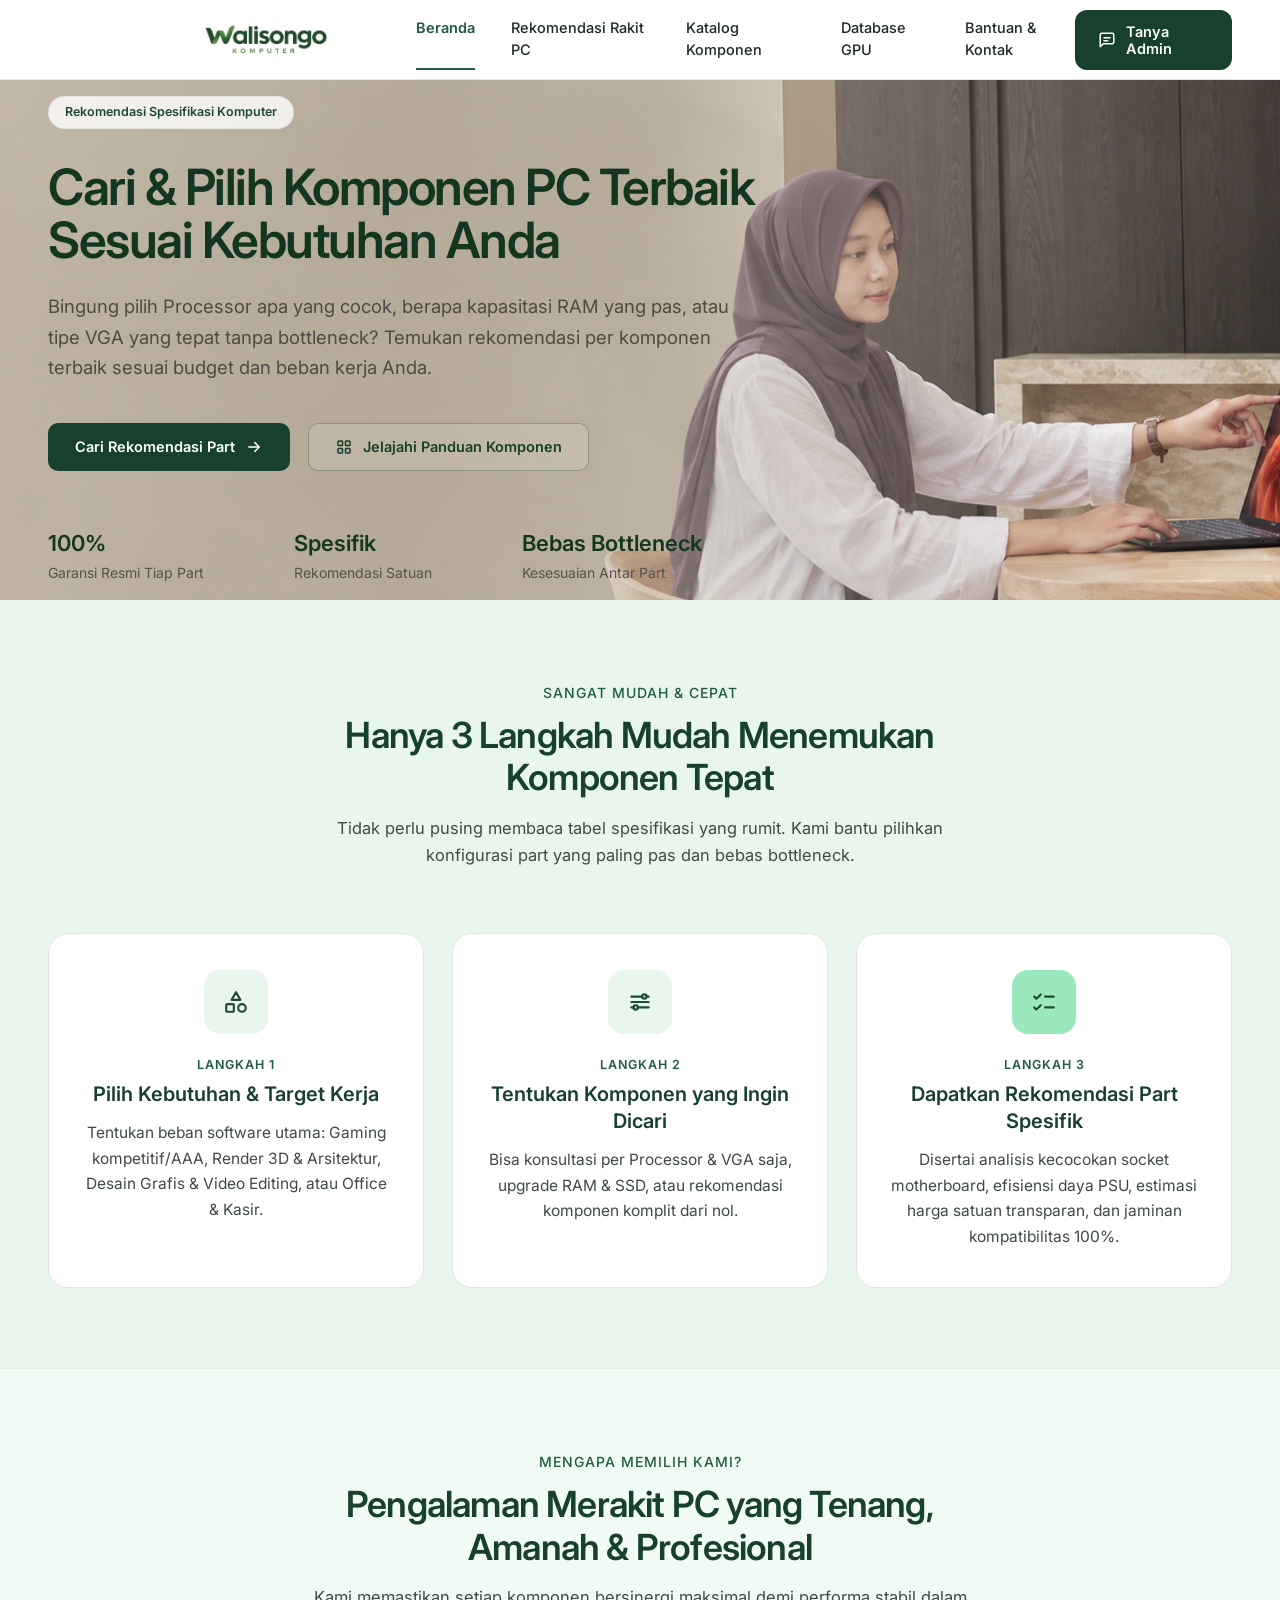
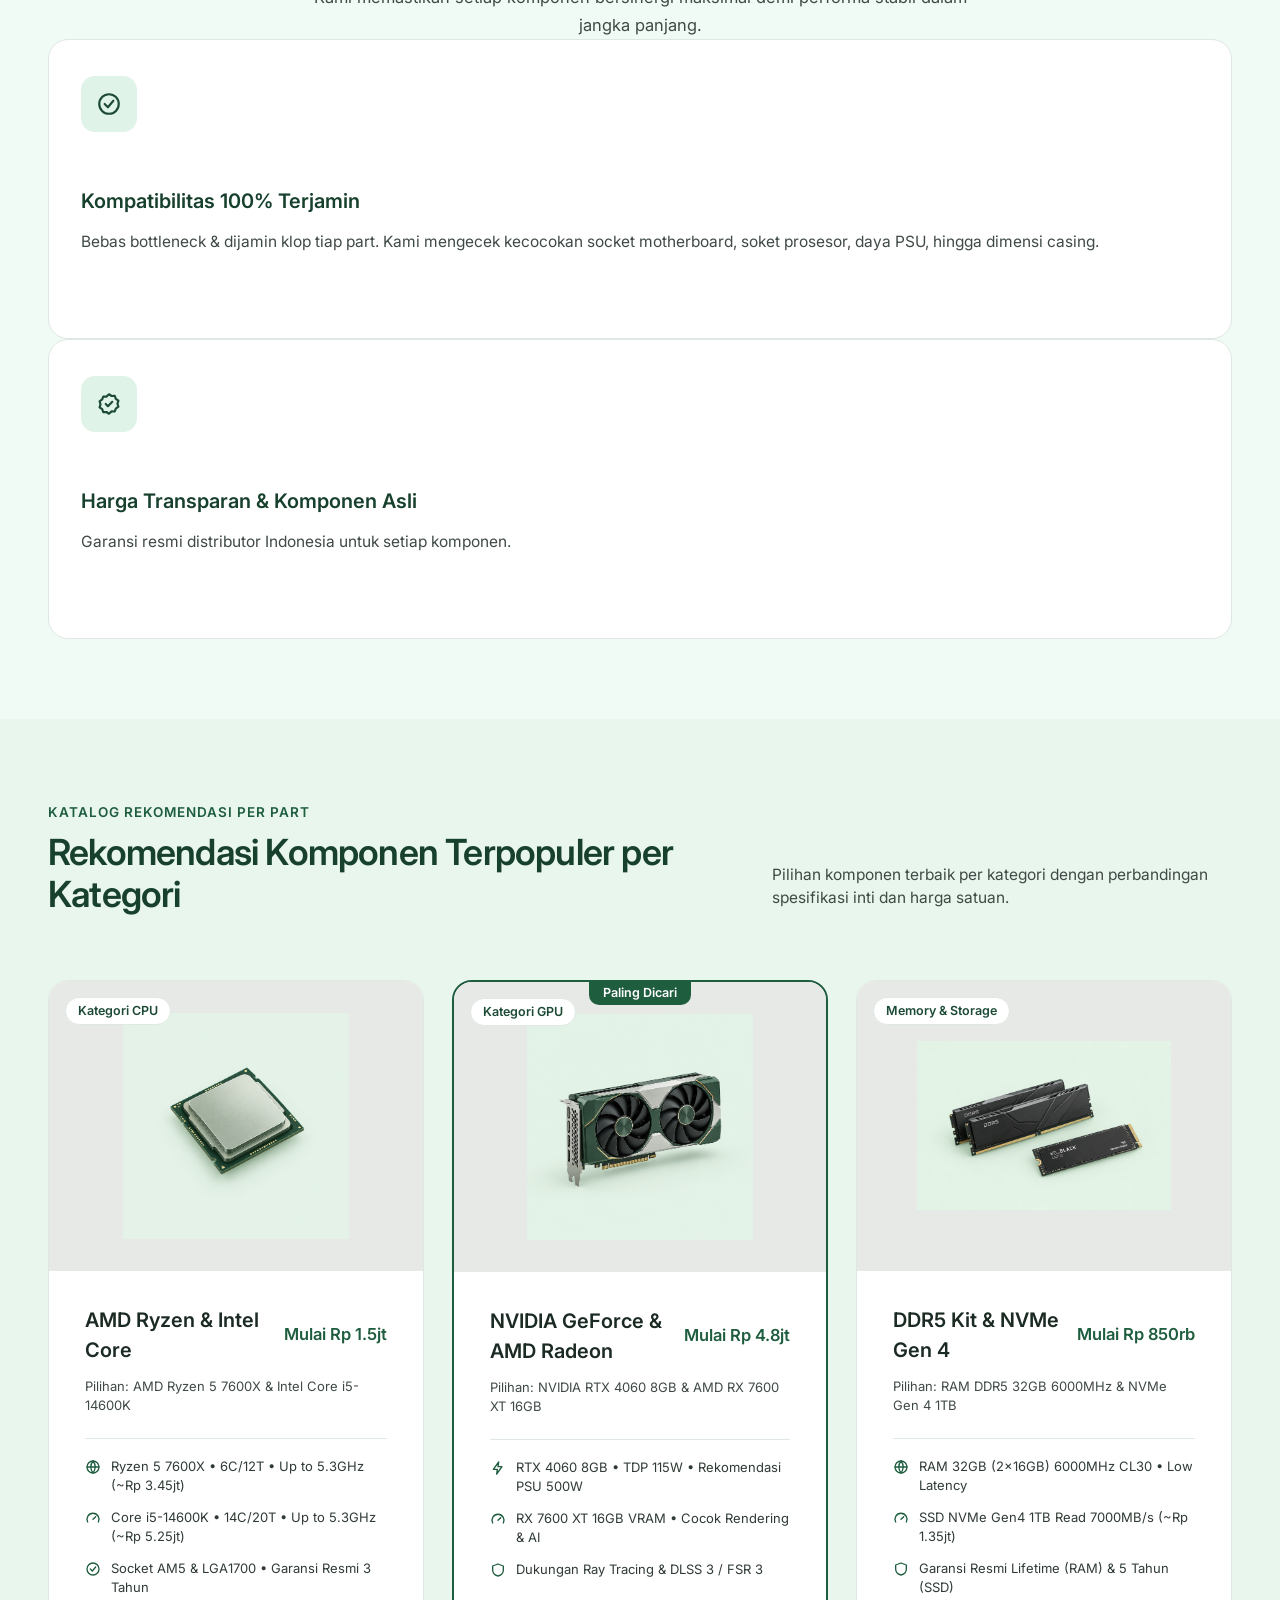
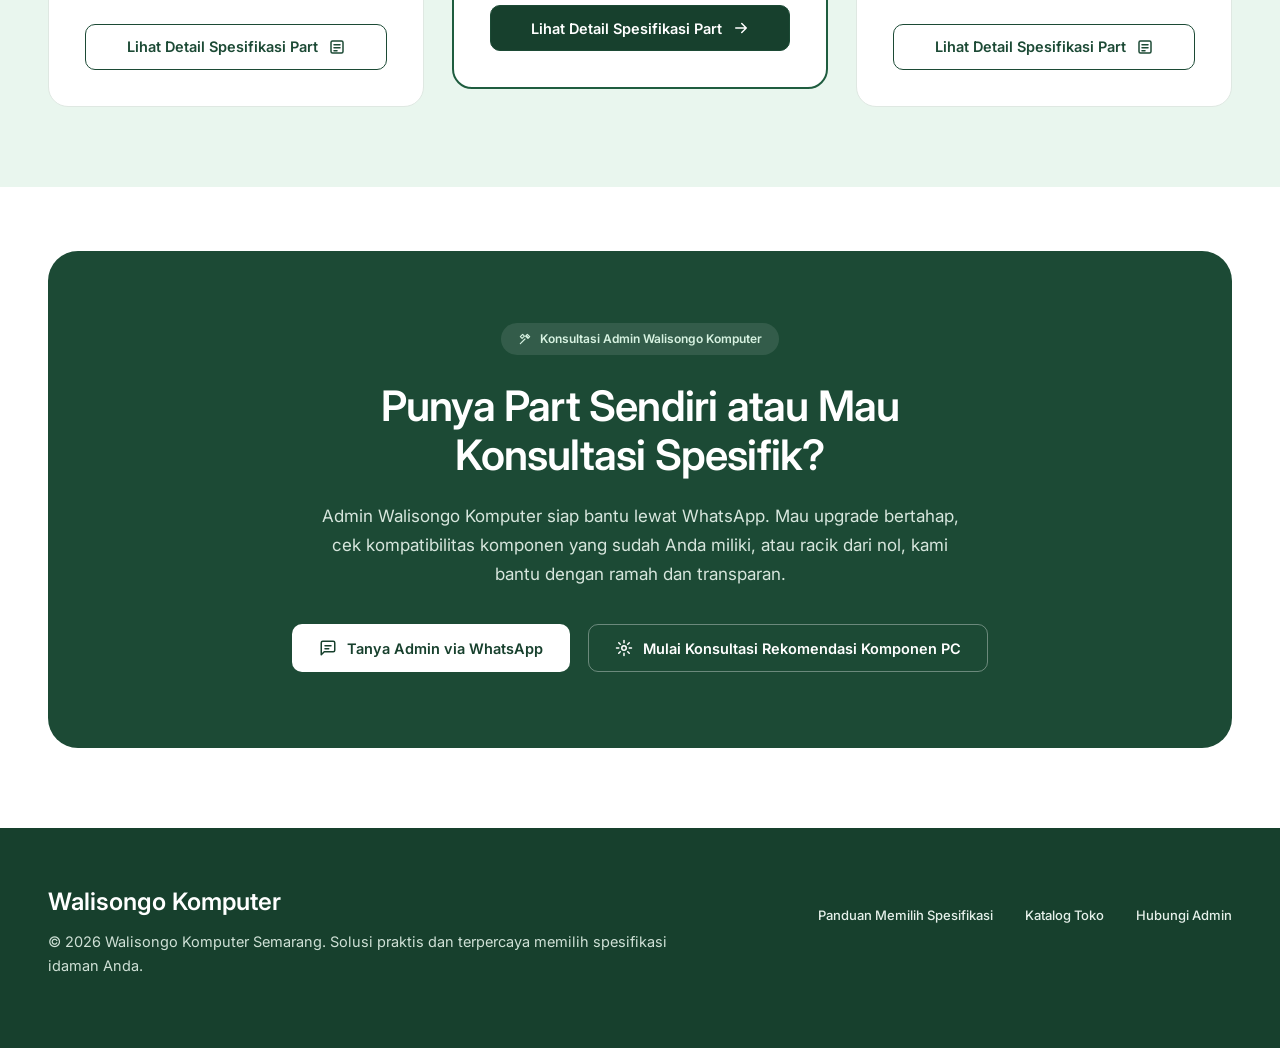
<file: index.html>
<!DOCTYPE html>
<html lang="id">
<head>
  <meta charset="UTF-8">
  <meta name="viewport" content="width=device-width, initial-scale=1">
  <title>Walisongo Komputer</title>

  <link rel="icon" href="assets/favicon.ico" type="image/x-icon">

  <link rel="preconnect" href="https://fonts.googleapis.com">
  <link rel="preconnect" href="https://fonts.gstatic.com" crossorigin>
  <link href="https://fonts.googleapis.com/css2?family=Inter:wght@400;500;600;700&display=swap" rel="stylesheet">
  <link rel="stylesheet" href="style.css">
</head>

<body>

  <!-- Kumpulan simbol ikon -->
  <svg width="0" height="0" style="position:absolute">
    <defs>
      <symbol id="chat" viewBox="0 0 24 24">
        <path d="M21 15a2 2 0 0 1-2 2H7l-4 4V5a2 2 0 0 1 2-2h14a2 2 0 0 1 2 2z"/>
        <path d="M8 9h8M8 13h5"/>
      </symbol>

      <symbol id="arrow" viewBox="0 0 24 24">
        <path d="M5 12h14M13 6l6 6-6 6"/>
      </symbol>

      <symbol id="grid" viewBox="0 0 24 24">
        <rect x="4" y="4" width="6" height="6" rx="1"/>
        <rect x="14" y="4" width="6" height="6" rx="1"/>
        <rect x="4" y="14" width="6" height="6" rx="1"/>
        <rect x="14" y="14" width="6" height="6" rx="1"/>
      </symbol>

      <symbol id="shapes" viewBox="0 0 24 24">
        <path d="M12 3l4 7H8z"/>
        <rect x="3" y="14" width="7" height="7" rx="1"/>
        <circle cx="17.5" cy="17.5" r="3.5"/>
      </symbol>

      <symbol id="sliders" viewBox="0 0 24 24">
        <path d="M4 7h10M18 7h2M4 17h2M10 17h10M4 12h16"/>
        <circle cx="16" cy="7" r="2"/>
        <circle cx="8" cy="17" r="2"/>
      </symbol>

      <symbol id="checks" viewBox="0 0 24 24">
        <path d="M3 7l2 2 4-4M3 17l2 2 4-4M13 7h8M13 17h8"/>
      </symbol>

      <symbol id="ok" viewBox="0 0 24 24">
        <circle cx="12" cy="12" r="9"/>
        <path d="M8 12l3 3 5-6"/>
      </symbol>

      <symbol id="badge" viewBox="0 0 24 24">
        <path d="M12 3l2.4 1.6 2.9-.1 1 2.7 2.4 1.7-.9 2.8.9 2.8-2.4 1.7-1 2.7-2.9-.1L12 21l-2.4-1.6-2.9.1-1-2.7-2.4-1.7.9-2.8-.9-2.8 2.4-1.7 1-2.7 2.9.1z"/>
        <path d="M9 12l2 2 4-4"/>
      </symbol>

      <symbol id="wrench" viewBox="0 0 24 24">
        <path d="M14.7 6.3a4 4 0 0 0-5 5L3 18l3 3 6.7-6.7a4 4 0 0 0 5-5l-2.4 2.4-2.6-.6-.6-2.6z"/>
      </symbol>

      <symbol id="chip" viewBox="0 0 24 24">
        <circle cx="12" cy="12" r="9"/>
        <path d="M3 12h18M12 3a14 14 0 0 1 0 18M12 3a14 14 0 0 0 0 18"/>
      </symbol>

      <symbol id="gauge" viewBox="0 0 24 24">
        <path d="M4 18a9 9 0 1 1 16 0"/>
        <path d="M12 14l4-4"/>
      </symbol>

      <symbol id="bolt" viewBox="0 0 24 24">
        <path d="M13 3L5 14h6l-1 7 8-11h-6z"/>
      </symbol>

      <symbol id="shield" viewBox="0 0 24 24">
        <path d="M12 3l8 3v6c0 5-3.5 8-8 9-4.5-1-8-4-8-9V6z"/>
      </symbol>

      <symbol id="doc" viewBox="0 0 24 24">
        <rect x="4" y="4" width="16" height="16" rx="2"/>
        <path d="M8 9h8M8 13h8M8 17h4"/>
      </symbol>

      <symbol id="tools" viewBox="0 0 24 24">
        <path d="M14 6l4 4M4 20l8-8M16 4l4 4-3 3-4-4zM4 8l4-4 3 3-4 4z"/>
      </symbol>

      <symbol id="cog" viewBox="0 0 24 24">
        <circle cx="12" cy="12" r="3"/>
        <path d="M12 2v3M12 19v3M2 12h3M19 12h3M5 5l2 2M17 17l2 2M19 5l-2 2M7 17l-2 2"/>
      </symbol>
    </defs>
  </svg>

  <!-- NAVBAR -->
  <header>
    <div class="wrap">

      <a href="index.html" class="logo">
        <img src="assets/logo.png" alt="Logo Walisongo Komputer">
      </a>

      <nav>
        <a href="index.html" class="on">Beranda</a>
        <a href="recommendation.html">Rekomendasi Rakit PC</a>
        <a href="catalog.html">Katalog Komponen</a>
        <a href="gpu-dataset.html">Database GPU</a>
        <a href="contact.html">Bantuan &amp; Kontak</a>
      </nav>

      <a href="contact.html" class="btn dark">
        <svg class="i"><use href="#chat"/></svg>
        Tanya Admin
      </a>

    </div>
  </header>

  <main>

    <!-- HERO -->
    <div class="hero" id="rekomendasi">

      <img src="assets/background.png" alt="" class="hero-bg">

      <div class="wrap">

        <span class="pill">Rekomendasi Spesifikasi Komputer</span>

        <h1>Cari &amp; Pilih Komponen PC Terbaik Sesuai Kebutuhan Anda</h1>

        <p>
          Bingung pilih Processor apa yang cocok, berapa kapasitasi RAM yang pas,
          atau tipe VGA yang tepat tanpa bottleneck? Temukan rekomendasi per
          komponen terbaik sesuai budget dan beban kerja Anda.
        </p>

        <div class="cta">
          <a href="recommendation.html" class="btn dark">
            Cari Rekomendasi Part
            <svg class="i"><use href="#arrow"/></svg>
          </a>

          <a href="catalog.html" class="btn out">
            <svg class="i"><use href="#grid"/></svg>
            Jelajahi Panduan Komponen
          </a>
        </div>

        <div class="stats">
          <div>
            <b>100%</b>
            <span>Garansi Resmi Tiap Part</span>
          </div>

          <div>
            <b>Spesifik</b>
            <span>Rekomendasi Satuan</span>
          </div>

          <div>
            <b>Bebas Bottleneck</b>
            <span>Kesesuaian Antar Part</span>
          </div>
        </div>

      </div>
    </div>

    <!-- LANGKAH PENGGUNAAN -->
    <section class="steps">
      <div class="wrap c">

        <span class="eyebrow">Sangat mudah &amp; cepat</span>

        <h2>Hanya 3 Langkah Mudah Menemukan Komponen Tepat</h2>

        <p class="sub">
          Tidak perlu pusing membaca tabel spesifikasi yang rumit.
          Kami bantu pilihkan konfigurasi part yang paling pas dan bebas bottleneck.
        </p>

        <div class="grid3">

          <div class="card step">
            <div class="ico">
              <svg class="i"><use href="#shapes"/></svg>
            </div>

            <span class="eyebrow">Langkah 1</span>
            <h3>Pilih Kebutuhan &amp; Target Kerja</h3>

            <p>
              Tentukan beban software utama: Gaming kompetitif/AAA,
              Render 3D &amp; Arsitektur, Desain Grafis &amp; Video Editing,
              atau Office &amp; Kasir.
            </p>
          </div>

          <div class="card step">
            <div class="ico">
              <svg class="i"><use href="#sliders"/></svg>
            </div>

            <span class="eyebrow">Langkah 2</span>
            <h3>Tentukan Komponen yang Ingin Dicari</h3>

            <p>
              Bisa konsultasi per Processor &amp; VGA saja, upgrade RAM &amp; SSD,
              atau rekomendasi komponen komplit dari nol.
            </p>
          </div>

          <div class="card step">
            <div class="ico hl">
              <svg class="i"><use href="#checks"/></svg>
            </div>

            <span class="eyebrow">Langkah 3</span>
            <h3>Dapatkan Rekomendasi Part Spesifik</h3>

            <p>
              Disertai analisis kecocokan socket motherboard, efisiensi daya PSU,
              estimasi harga satuan transparan, dan jaminan kompatibilitas 100%.
            </p>
          </div>

        </div>
      </div>
    </section>

    <!-- KEUNGGULAN -->
    <section class="why">
      <div class="wrap c">

        <span class="eyebrow">Mengapa memilih kami?</span>

        <h2>Pengalaman Merakit PC yang Tenang, Amanah &amp; Profesional</h2>

        <p class="sub">
          Kami memastikan setiap komponen bersinergi maksimal demi performa stabil
          dalam jangka panjang.
        </p>

        <div class="grid2" style="text-align:left">

          <div class="card feat">
            <div class="ico">
              <svg class="i"><use href="#ok"/></svg>
            </div>

            <h3>Kompatibilitas 100% Terjamin</h3>

            <p>
              Bebas bottleneck &amp; dijamin klop tiap part. Kami mengecek
              kecocokan socket motherboard, soket prosesor, daya PSU,
              hingga dimensi casing.
            </p>
          </div>

          <div class="card feat">
            <div class="ico">
              <svg class="i"><use href="#badge"/></svg>
            </div>

            <h3>Harga Transparan &amp; Komponen Asli</h3>

            <p>
              Garansi resmi distributor Indonesia untuk setiap komponen.
            </p>
          </div>

        </div>
      </div>
    </section>

    <!-- KATALOG KOMPONEN -->
    <section class="cat" id="katalog">
      <div class="wrap">

        <div class="cat-h">
          <div>
            <span class="eyebrow">Katalog rekomendasi per part</span>
            <h2>Rekomendasi Komponen Terpopuler per Kategori</h2>
          </div>

          <p>
            Pilihan komponen terbaik per kategori dengan perbandingan
            spesifikasi inti dan harga satuan.
          </p>
        </div>

        <div class="grid3 prods">

          <!-- PROCESSOR -->
          <article class="card prod">
            <div class="pimg">
              <span class="badge">Kategori CPU</span>
              <img src="assets/prosesor.png" alt="Processor">
            </div>

            <div class="pbody">
              <div class="ph">
                <h3>AMD Ryzen &amp; Intel Core</h3>
                <em>Mulai Rp 1.5jt</em>
              </div>

              <p class="pick">
                Pilihan: AMD Ryzen 5 7600X &amp; Intel Core i5-14600K
              </p>

              <ul>
                <li>
                  <svg class="i"><use href="#chip"/></svg>
                  Ryzen 5 7600X • 6C/12T • Up to 5.3GHz (~Rp 3.45jt)
                </li>

                <li>
                  <svg class="i"><use href="#gauge"/></svg>
                  Core i5-14600K • 14C/20T • Up to 5.3GHz (~Rp 5.25jt)
                </li>

                <li>
                  <svg class="i"><use href="#ok"/></svg>
                  Socket AM5 &amp; LGA1700 • Garansi Resmi 3 Tahun
                </li>
              </ul>

              <a href="#" class="btn">
                Lihat Detail Spesifikasi Part
                <svg class="i"><use href="#doc"/></svg>
              </a>
            </div>
          </article>

          <!-- VGA -->
          <article class="card prod top">
            <span class="tag-top">Paling Dicari</span>

            <div class="pimg">
              <span class="badge">Kategori GPU</span>
              <img src="assets/gpu.png" alt="VGA">
            </div>

            <div class="pbody">
              <div class="ph">
                <h3>NVIDIA GeForce &amp; AMD Radeon</h3>
                <em>Mulai Rp 4.8jt</em>
              </div>

              <p class="pick">
                Pilihan: NVIDIA RTX 4060 8GB &amp; AMD RX 7600 XT 16GB
              </p>

              <ul>
                <li>
                  <svg class="i"><use href="#bolt"/></svg>
                  RTX 4060 8GB • TDP 115W • Rekomendasi PSU 500W
                </li>

                <li>
                  <svg class="i"><use href="#gauge"/></svg>
                  RX 7600 XT 16GB VRAM • Cocok Rendering &amp; AI
                </li>

                <li>
                  <svg class="i"><use href="#shield"/></svg>
                  Dukungan Ray Tracing &amp; DLSS 3 / FSR 3
                </li>
              </ul>

              <a href="#" class="btn">
                Lihat Detail Spesifikasi Part
                <svg class="i"><use href="#arrow"/></svg>
              </a>
            </div>
          </article>

          <!-- RAM DAN SSD -->
          <article class="card prod">
            <div class="pimg">
              <span class="badge">Memory &amp; Storage</span>
              <img src="assets/memori.png" alt="RAM dan SSD">
            </div>

            <div class="pbody">
              <div class="ph">
                <h3>DDR5 Kit &amp; NVMe Gen 4</h3>
                <em>Mulai Rp 850rb</em>
              </div>

              <p class="pick">
                Pilihan: RAM DDR5 32GB 6000MHz &amp; NVMe Gen 4 1TB
              </p>

              <ul>
                <li>
                  <svg class="i"><use href="#chip"/></svg>
                  RAM 32GB (2×16GB) 6000MHz CL30 • Low Latency
                </li>

                <li>
                  <svg class="i"><use href="#gauge"/></svg>
                  SSD NVMe Gen4 1TB Read 7000MB/s (~Rp 1.35jt)
                </li>

                <li>
                  <svg class="i"><use href="#shield"/></svg>
                  Garansi Resmi Lifetime (RAM) &amp; 5 Tahun (SSD)
                </li>
              </ul>

              <a href="#" class="btn">
                Lihat Detail Spesifikasi Part
                <svg class="i"><use href="#doc"/></svg>
              </a>
            </div>
          </article>

        </div>
      </div>
    </section>

    <!-- KONTAK -->
    <section class="cta-s" id="kontak">
      <div class="wrap">
        <div class="box">

          <span class="pill">
            <svg class="i"><use href="#tools"/></svg>
            Konsultasi Admin Walisongo Komputer
          </span>

          <h2>Punya Part Sendiri atau Mau Konsultasi Spesifik?</h2>

          <p>
            Admin Walisongo Komputer siap bantu lewat WhatsApp.
            Mau upgrade bertahap, cek kompatibilitas komponen yang sudah
            Anda miliki, atau racik dari nol, kami bantu dengan ramah
            dan transparan.
          </p>

          <div class="cta">
            <a href="#" class="btn white">
              <svg class="i"><use href="#chat"/></svg>
              Tanya Admin via WhatsApp
            </a>

            <a href="recommendation.html" class="btn line">
              <svg class="i"><use href="#cog"/></svg>
              Mulai Konsultasi Rekomendasi Komponen PC
            </a>
          </div>

        </div>
      </div>
    </section>

  </main>

  <!-- FOOTER -->
  <footer>
    <div class="wrap">

      <div>
        <b>Walisongo Komputer</b>
        <p>
          © 2026 Walisongo Komputer Semarang. Solusi praktis dan terpercaya
          memilih spesifikasi idaman Anda.
        </p>
      </div>

      <nav>
        <a href="recommendation.html">Panduan Memilih Spesifikasi</a>
        <a href="catalog.html">Katalog Toko</a>
        <a href="contact.html">Hubungi Admin</a>
      </nav>

    </div>
  </footer>

</body>
</html>
</file>
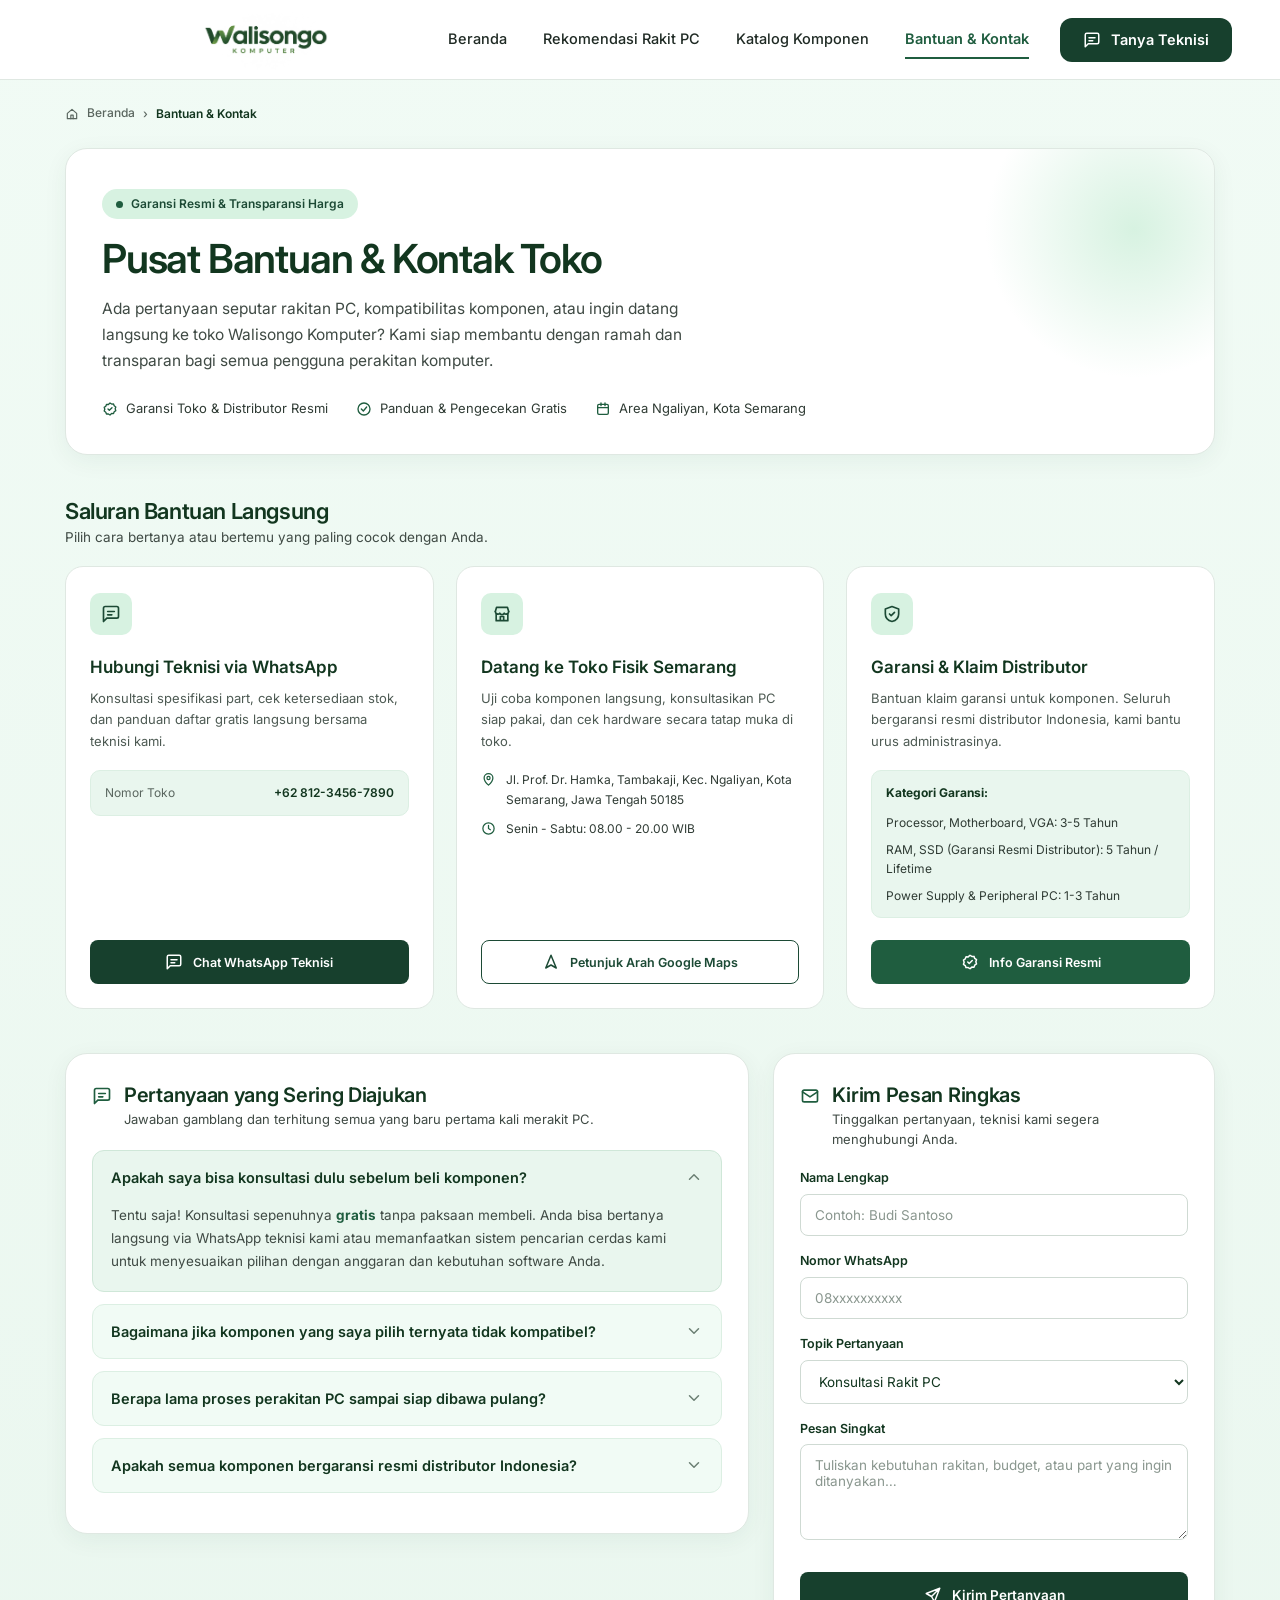
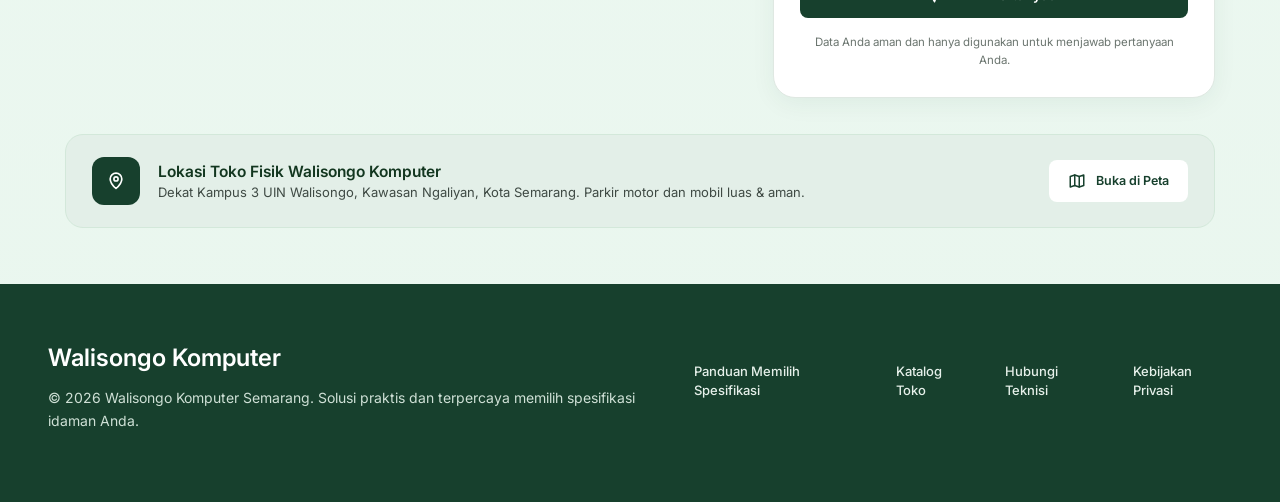
<file: bantuan.html>
<!DOCTYPE html>
<html lang="id">
<head>
  <meta charset="UTF-8">
  <meta name="viewport" content="width=device-width, initial-scale=1">
  <title>Walisongo Komputer | Bantuan &amp; Kontak</title>

  <link rel="icon" href="/assets/logo.png" type="image/png">

  <link rel="preconnect" href="https://fonts.googleapis.com">
  <link rel="preconnect" href="https://fonts.gstatic.com" crossorigin>
  <link href="https://fonts.googleapis.com/css2?family=Inter:wght@400;500;600;700&display=swap" rel="stylesheet">
  <link rel="stylesheet" href="style.css">
</head>

<body class="pd-body">

  <!-- Kumpulan simbol ikon -->
  <svg width="0" height="0" style="position:absolute" aria-hidden="true">
    <defs>
      <symbol id="chat" viewBox="0 0 24 24"><path d="M21 15a2 2 0 0 1-2 2H7l-4 4V5a2 2 0 0 1 2-2h14a2 2 0 0 1 2 2z"/><path d="M8 9h8M8 13h5"/></symbol>
      <symbol id="arrow" viewBox="0 0 24 24"><path d="M5 12h14M13 6l6 6-6 6"/></symbol>
      <symbol id="search" viewBox="0 0 24 24"><circle cx="11" cy="11" r="7"/><path d="M20 20l-4-4"/></symbol>
      <symbol id="home" viewBox="0 0 24 24"><path d="M4 11l8-7 8 7v9H4z"/><path d="M10 20v-6h4v6"/></symbol>
      <symbol id="chev" viewBox="0 0 24 24"><path d="M6 9l6 6 6-6"/></symbol>
      <symbol id="chevr" viewBox="0 0 24 24"><path d="M9 6l6 6-6 6"/></symbol>
      <symbol id="plus" viewBox="0 0 24 24"><path d="M12 5v14M5 12h14"/></symbol>
      <symbol id="check" viewBox="0 0 24 24"><path d="M5 12l5 5 9-10"/></symbol>
      <symbol id="ok" viewBox="0 0 24 24"><circle cx="12" cy="12" r="9"/><path d="M8 12l3 3 5-6"/></symbol>
      <symbol id="chip" viewBox="0 0 24 24"><rect x="6" y="6" width="12" height="12" rx="2"/><path d="M9 2v4M15 2v4M9 18v4M15 18v4M2 9h4M2 15h4M18 9h4M18 15h4"/></symbol>
      <symbol id="gauge" viewBox="0 0 24 24"><path d="M4 18a9 9 0 1 1 16 0"/><path d="M12 14l4-4"/></symbol>
      <symbol id="bolt" viewBox="0 0 24 24"><path d="M13 3L5 14h6l-1 7 8-11h-6z"/></symbol>
      <symbol id="shield" viewBox="0 0 24 24"><path d="M12 3l8 3v6c0 5-3.5 8-8 9-4.5-1-8-4-8-9V6z"/><path d="M9 12l2 2 4-4"/></symbol>
      <symbol id="badge" viewBox="0 0 24 24"><path d="M12 3l2.4 1.6 2.9-.1 1 2.7 2.4 1.7-.9 2.8.9 2.8-2.4 1.7-1 2.7-2.9-.1L12 21l-2.4-1.6-2.9.1-1-2.7-2.4-1.7.9-2.8-.9-2.8 2.4-1.7 1-2.7 2.9.1z"/><path d="M9 12l2 2 4-4"/></symbol>
      <symbol id="cog" viewBox="0 0 24 24"><circle cx="12" cy="12" r="3"/><path d="M12 2v3M12 19v3M2 12h3M19 12h3M5 5l2 2M17 17l2 2M19 5l-2 2M7 17l-2 2"/></symbol>
      <symbol id="sort" viewBox="0 0 24 24"><path d="M4 7h16M7 12h10M10 17h4"/></symbol>
      <symbol id="list" viewBox="0 0 24 24"><rect x="5" y="3" width="14" height="18" rx="2"/><path d="M9 8h6M9 12h6M9 16h3"/></symbol>
      <symbol id="pin" viewBox="0 0 24 24"><path d="M12 21s7-6.2 7-11.5A7 7 0 0 0 5 9.5C5 14.8 12 21 12 21z"/><circle cx="12" cy="9.5" r="2.5"/></symbol>
      <symbol id="clock" viewBox="0 0 24 24"><circle cx="12" cy="12" r="9"/><path d="M12 7v5l3 2"/></symbol>
      <symbol id="calendar" viewBox="0 0 24 24"><rect x="4" y="5" width="16" height="15" rx="2"/><path d="M4 10h16M9 3v4M15 3v4"/></symbol>
      <symbol id="store" viewBox="0 0 24 24"><path d="M4 9l1.5-5h13L20 9"/><path d="M4 9a3 3 0 0 0 5.3 2 3 3 0 0 0 5.4 0A3 3 0 0 0 20 9"/><path d="M5 12v8h14v-8M10 20v-5h4v5"/></symbol>
      <symbol id="nav" viewBox="0 0 24 24"><path d="M12 3l7 17-7-4-7 4z"/></symbol>
      <symbol id="mail" viewBox="0 0 24 24"><rect x="3" y="5" width="18" height="14" rx="2"/><path d="M3 7l9 6 9-6"/></symbol>
      <symbol id="send" viewBox="0 0 24 24"><path d="M21 3L10 14M21 3l-7 18-4-7-7-4z"/></symbol>
      <symbol id="map" viewBox="0 0 24 24"><path d="M9 4L3 6v14l6-2 6 2 6-2V4l-6 2z"/><path d="M9 4v14M15 6v14"/></symbol>
      <symbol id="tools" viewBox="0 0 24 24"><path d="M14 6l4 4M4 20l8-8M16 4l4 4-3 3-4-4zM4 8l4-4 3 3-4 4z"/></symbol>
      <symbol id="grid" viewBox="0 0 24 24"><rect x="4" y="4" width="6" height="6" rx="1"/><rect x="14" y="4" width="6" height="6" rx="1"/><rect x="4" y="14" width="6" height="6" rx="1"/><rect x="14" y="14" width="6" height="6" rx="1"/></symbol>
    </defs>
  </svg>

  <!-- NAVBAR -->
  <header>
    <div class="wrap">

      <a href="index.html" class="logo">
        <img src="assets/logo.png" alt="Logo Walisongo Komputer">
      </a>

      <nav>
        <a href="index.html">Beranda</a>
        <a href="panduan.html">Rekomendasi Rakit PC</a>
        <a href="katalog.html">Katalog Komponen</a>
        <a href="bantuan.html" class="on">Bantuan &amp; Kontak</a>
      </nav>

      <a href="bantuan.html" class="btn dark">
        <svg class="i"><use href="#chat"/></svg>
        Tanya Teknisi
      </a>

    </div>
  </header>

  <main class="pd-main">

    <nav class="kt-crumb" aria-label="Breadcrumb">
      <svg class="i"><use href="#home"/></svg>
      <a href="landing-page.html">Beranda</a>
      <span>›</span>
      <b>Bantuan &amp; Kontak</b>
    </nav>

    <!-- JUDUL -->
    <section class="pd-panel bk-hero">

      <span class="kt-pill"><i></i> Garansi Resmi &amp; Transparansi Harga</span>

      <h1>Pusat Bantuan &amp; Kontak Toko</h1>

      <p>
        Ada pertanyaan seputar rakitan PC, kompatibilitas komponen, atau ingin
        datang langsung ke toko Walisongo Komputer? Kami siap membantu dengan
        ramah dan transparan bagi semua pengguna perakitan komputer.
      </p>

      <div class="bk-meta">
        <span><svg class="i"><use href="#badge"/></svg>Garansi Toko &amp; Distributor Resmi</span>
        <span><svg class="i"><use href="#ok"/></svg>Panduan &amp; Pengecekan Gratis</span>
        <span><svg class="i"><use href="#calendar"/></svg>Area Ngaliyan, Kota Semarang</span>
      </div>

    </section>

    <!-- SALURAN BANTUAN -->
    <div class="bk-sec" id="saluran">
      <h2>Saluran Bantuan Langsung</h2>
      <p>Pilih cara bertanya atau bertemu yang paling cocok dengan Anda.</p>
    </div>

    <div class="bk-ch">

      <article class="bk-card">
        <span class="pd-ic"><svg class="i"><use href="#chat"/></svg></span>
        <h3>Hubungi Teknisi via WhatsApp</h3>
        <p>
          Konsultasi spesifikasi part, cek ketersediaan stok, dan panduan
          daftar gratis langsung bersama teknisi kami.
        </p>
        <div class="bk-box">
          <div class="bk-row"><small>Nomor Toko</small><b>+62 812-3456-7890</b></div>
        </div>
        <a href="#" class="btn dark" data-wa="Halo teknisi Walisongo Komputer, saya ingin bertanya seputar rakitan PC.">
          <svg class="i"><use href="#chat"/></svg>
          Chat WhatsApp Teknisi
        </a>
      </article>

      <article class="bk-card">
        <span class="pd-ic"><svg class="i"><use href="#store"/></svg></span>
        <h3>Datang ke Toko Fisik Semarang</h3>
        <p>
          Uji coba komponen langsung, konsultasikan PC siap pakai, dan cek
          hardware secara tatap muka di toko.
        </p>
        <div class="bk-box bk-info">
          <div>
            <svg class="i"><use href="#pin"/></svg>
            <span>Jl. Prof. Dr. Hamka, Tambakaji, Kec. Ngaliyan, Kota Semarang, Jawa Tengah 50185</span>
          </div>
          <div>
            <svg class="i"><use href="#clock"/></svg>
            <span>Senin - Sabtu: 08.00 - 20.00 WIB</span>
          </div>
        </div>
        <a href="#" class="btn out" data-map>
          <svg class="i"><use href="#nav"/></svg>
          Petunjuk Arah Google Maps
        </a>
      </article>

      <article class="bk-card">
        <span class="pd-ic"><svg class="i"><use href="#shield"/></svg></span>
        <h3>Garansi &amp; Klaim Distributor</h3>
        <p>
          Bantuan klaim garansi untuk komponen. Seluruh bergaransi resmi
          distributor Indonesia, kami bantu urus administrasinya.
        </p>
        <div class="bk-box bk-list">
          <b>Kategori Garansi:</b>
          <span>Processor, Motherboard, VGA: 3-5 Tahun</span>
          <span>RAM, SSD (Garansi Resmi Distributor): 5 Tahun / Lifetime</span>
          <span>Power Supply &amp; Peripheral PC: 1-3 Tahun</span>
        </div>
        <a href="#" class="btn mid" data-wa="Halo teknisi Walisongo Komputer, saya ingin menanyakan klaim garansi komponen.">
          <svg class="i"><use href="#badge"/></svg>
          Info Garansi Resmi
        </a>
      </article>

    </div>

    <!-- FAQ + FORM -->
    <div class="bk-two">

      <section class="pd-panel bk-faq">
        <div class="bk-ph">
          <svg class="i"><use href="#chat"/></svg>
          <div>
            <h2>Pertanyaan yang Sering Diajukan</h2>
            <p>Jawaban gamblang dan terhitung semua yang baru pertama kali merakit PC.</p>
          </div>
        </div>

        <details open>
          <summary>Apakah saya bisa konsultasi dulu sebelum beli komponen?
            <svg class="i"><use href="#chev"/></svg></summary>
          <p>
            Tentu saja! Konsultasi sepenuhnya <b>gratis</b> tanpa paksaan
            membeli. Anda bisa bertanya langsung via WhatsApp teknisi kami
            atau memanfaatkan sistem pencarian cerdas kami untuk
            menyesuaikan pilihan dengan anggaran dan kebutuhan software Anda.
          </p>
        </details>

        <details>
          <summary>Bagaimana jika komponen yang saya pilih ternyata tidak kompatibel?
            <svg class="i"><use href="#chev"/></svg></summary>
          <p>
            Sebelum Anda membayar, teknisi kami mengecek socket prosesor,
            tipe RAM, dimensi casing, hingga kebutuhan daya PSU. Bila setelah
            pembelian ditemukan part yang tidak cocok akibat kesalahan
            rekomendasi kami, kami bantu tukar dengan part yang sesuai.
          </p>
        </details>

        <details>
          <summary>Berapa lama proses perakitan PC sampai siap dibawa pulang?
            <svg class="i"><use href="#chev"/></svg></summary>
          <p>
            Umumnya <b>1–2 hari kerja</b> bila seluruh komponen tersedia di
            toko. Prosesnya mencakup perakitan, manajemen kabel rapi,
            instalasi sistem operasi, serta tes benchmark. Untuk part
            indent, estimasi waktu kami kabarkan sebelumnya.
          </p>
        </details>

        <details>
          <summary>Apakah semua komponen bergaransi resmi distributor Indonesia?
            <svg class="i"><use href="#chev"/></svg></summary>
          <p>
            Ya. Semua komponen yang kami jual bergaransi resmi distributor
            Indonesia, lengkap dengan box kemasan asli dan nota pembelian
            sebagai dasar klaim garansi.
          </p>
        </details>
      </section>

      <section class="pd-panel">
        <div class="bk-ph">
          <svg class="i"><use href="#mail"/></svg>
          <div>
            <h2>Kirim Pesan Ringkas</h2>
            <p>Tinggalkan pertanyaan, teknisi kami segera menghubungi Anda.</p>
          </div>
        </div>

        <form class="bk-form" id="msgForm" novalidate>
          <label>Nama Lengkap
            <input id="fNama" type="text" placeholder="Contoh: Budi Santoso" autocomplete="name" required>
          </label>

          <label>Nomor WhatsApp
            <input id="fWa" type="tel" inputmode="tel" placeholder="08xxxxxxxxxx" autocomplete="tel" required>
          </label>

          <label>Topik Pertanyaan
            <select id="fTopik">
              <option>Konsultasi Rakit PC</option>
              <option>Cek Kompatibilitas Part</option>
              <option>Info Harga &amp; Stok</option>
              <option>Klaim Garansi</option>
              <option>Lainnya</option>
            </select>
          </label>

          <label>Pesan Singkat
            <textarea id="fPesan" placeholder="Tuliskan kebutuhan rakitan, budget, atau part yang ingin ditanyakan…" required></textarea>
          </label>

          <p class="bk-err" id="fErr" role="alert"></p>

          <button type="submit" class="btn dark">
            <svg class="i"><use href="#send"/></svg>
            Kirim Pertanyaan
          </button>

          <p class="bk-note">
            Data Anda aman dan hanya digunakan untuk menjawab pertanyaan Anda.
          </p>
        </form>
      </section>

    </div>

    <!-- LOKASI -->
    <div class="bk-loc" id="lokasi">
      <span class="pd-ic"><svg class="i"><use href="#pin"/></svg></span>
      <div>
        <b>Lokasi Toko Fisik Walisongo Komputer</b>
        <p>Dekat Kampus 3 UIN Walisongo, Kawasan Ngaliyan, Kota Semarang. Parkir motor dan mobil luas &amp; aman.</p>
      </div>
      <a href="#" class="btn" data-map>
        <svg class="i"><use href="#map"/></svg>
        Buka di Peta
      </a>
    </div>

  </main>

  <!-- FOOTER -->
  <footer>
    <div class="wrap">

      <div>
        <b>Walisongo Komputer</b>
        <p>
          © 2026 Walisongo Komputer Semarang. Solusi praktis dan terpercaya
          memilih spesifikasi idaman Anda.
        </p>
      </div>

      <nav>
        <a href="panduan.html">Panduan Memilih Spesifikasi</a>
        <a href="katalog.html">Katalog Toko</a>
        <a href="bantuan.html">Hubungi Teknisi</a>
        <a href="#">Kebijakan Privasi</a>
      </nav>

    </div>
  </footer>

  <script src="app.js"></script>
  <script>
    document.getElementById("msgForm").addEventListener("submit", function (e) {
      e.preventDefault();
      var nama = document.getElementById("fNama").value.trim();
      var wa = document.getElementById("fWa").value.trim();
      var pesan = document.getElementById("fPesan").value.trim();
      var err = document.getElementById("fErr");

      if (!nama || !pesan) { err.textContent = "Mohon isi nama dan pesan Anda."; return; }
      if (!/^(\+?62|0)8[0-9]{7,12}$/.test(wa.replace(/[\s-]/g, ""))) {
        err.textContent = "Nomor WhatsApp tidak valid. Contoh: 081234567890."; return;
      }
      err.textContent = "";

      var text = "Halo teknisi Walisongo Komputer,\n" +
        "Nama: " + nama + "\n" +
        "WhatsApp: " + wa + "\n" +
        "Topik: " + document.getElementById("fTopik").value + "\n\n" + pesan;
      window.open(waLink(text), "_blank", "noopener");
    });
  </script>

</body>
</html>
</file>
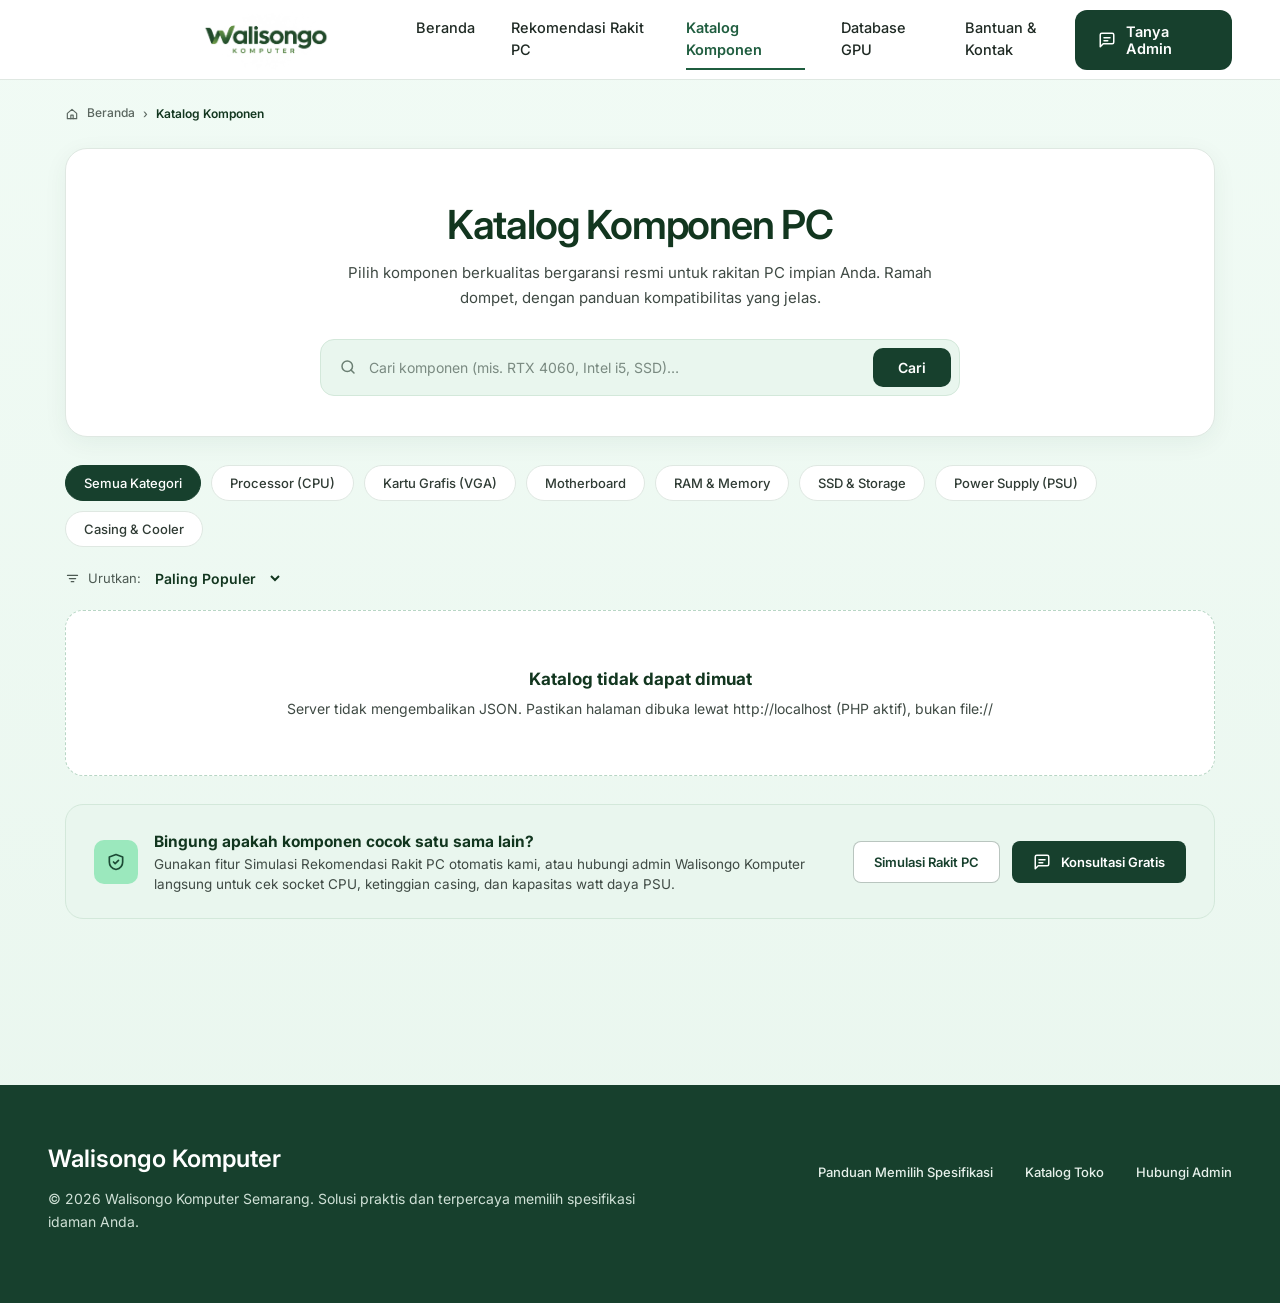
<file: catalog.html>
<!DOCTYPE html>
<html lang="id">
<head>
  <meta charset="UTF-8">
  <meta name="viewport" content="width=device-width, initial-scale=1">
  <title>Walisongo Komputer | Katalog Komponen</title>

  <link rel="icon" href="assets/favicon.ico" type="image/x-icon">   

  <link rel="preconnect" href="https://fonts.googleapis.com">
  <link rel="preconnect" href="https://fonts.gstatic.com" crossorigin>
  <link href="https://fonts.googleapis.com/css2?family=Inter:wght@400;500;600;700&display=swap" rel="stylesheet">
  <link rel="stylesheet" href="style.css">
</head>

<body class="pd-body">

  <!-- Kumpulan simbol ikon -->
  <svg width="0" height="0" style="position:absolute" aria-hidden="true">
    <defs>
      <symbol id="chat" viewBox="0 0 24 24"><path d="M21 15a2 2 0 0 1-2 2H7l-4 4V5a2 2 0 0 1 2-2h14a2 2 0 0 1 2 2z"/><path d="M8 9h8M8 13h5"/></symbol>
      <symbol id="arrow" viewBox="0 0 24 24"><path d="M5 12h14M13 6l6 6-6 6"/></symbol>
      <symbol id="search" viewBox="0 0 24 24"><circle cx="11" cy="11" r="7"/><path d="M20 20l-4-4"/></symbol>
      <symbol id="home" viewBox="0 0 24 24"><path d="M4 11l8-7 8 7v9H4z"/><path d="M10 20v-6h4v6"/></symbol>
      <symbol id="chev" viewBox="0 0 24 24"><path d="M6 9l6 6 6-6"/></symbol>
      <symbol id="chevr" viewBox="0 0 24 24"><path d="M9 6l6 6-6 6"/></symbol>
      <symbol id="plus" viewBox="0 0 24 24"><path d="M12 5v14M5 12h14"/></symbol>
      <symbol id="check" viewBox="0 0 24 24"><path d="M5 12l5 5 9-10"/></symbol>
      <symbol id="ok" viewBox="0 0 24 24"><circle cx="12" cy="12" r="9"/><path d="M8 12l3 3 5-6"/></symbol>
      <symbol id="chip" viewBox="0 0 24 24"><rect x="6" y="6" width="12" height="12" rx="2"/><path d="M9 2v4M15 2v4M9 18v4M15 18v4M2 9h4M2 15h4M18 9h4M18 15h4"/></symbol>
      <symbol id="gauge" viewBox="0 0 24 24"><path d="M4 18a9 9 0 1 1 16 0"/><path d="M12 14l4-4"/></symbol>
      <symbol id="bolt" viewBox="0 0 24 24"><path d="M13 3L5 14h6l-1 7 8-11h-6z"/></symbol>
      <symbol id="shield" viewBox="0 0 24 24"><path d="M12 3l8 3v6c0 5-3.5 8-8 9-4.5-1-8-4-8-9V6z"/><path d="M9 12l2 2 4-4"/></symbol>
      <symbol id="badge" viewBox="0 0 24 24"><path d="M12 3l2.4 1.6 2.9-.1 1 2.7 2.4 1.7-.9 2.8.9 2.8-2.4 1.7-1 2.7-2.9-.1L12 21l-2.4-1.6-2.9.1-1-2.7-2.4-1.7.9-2.8-.9-2.8 2.4-1.7 1-2.7 2.9.1z"/><path d="M9 12l2 2 4-4"/></symbol>
      <symbol id="cog" viewBox="0 0 24 24"><circle cx="12" cy="12" r="3"/><path d="M12 2v3M12 19v3M2 12h3M19 12h3M5 5l2 2M17 17l2 2M19 5l-2 2M7 17l-2 2"/></symbol>
      <symbol id="sort" viewBox="0 0 24 24"><path d="M4 7h16M7 12h10M10 17h4"/></symbol>
      <symbol id="list" viewBox="0 0 24 24"><rect x="5" y="3" width="14" height="18" rx="2"/><path d="M9 8h6M9 12h6M9 16h3"/></symbol>
      <symbol id="pin" viewBox="0 0 24 24"><path d="M12 21s7-6.2 7-11.5A7 7 0 0 0 5 9.5C5 14.8 12 21 12 21z"/><circle cx="12" cy="9.5" r="2.5"/></symbol>
      <symbol id="clock" viewBox="0 0 24 24"><circle cx="12" cy="12" r="9"/><path d="M12 7v5l3 2"/></symbol>
      <symbol id="calendar" viewBox="0 0 24 24"><rect x="4" y="5" width="16" height="15" rx="2"/><path d="M4 10h16M9 3v4M15 3v4"/></symbol>
      <symbol id="store" viewBox="0 0 24 24"><path d="M4 9l1.5-5h13L20 9"/><path d="M4 9a3 3 0 0 0 5.3 2 3 3 0 0 0 5.4 0A3 3 0 0 0 20 9"/><path d="M5 12v8h14v-8M10 20v-5h4v5"/></symbol>
      <symbol id="nav" viewBox="0 0 24 24"><path d="M12 3l7 17-7-4-7 4z"/></symbol>
      <symbol id="mail" viewBox="0 0 24 24"><rect x="3" y="5" width="18" height="14" rx="2"/><path d="M3 7l9 6 9-6"/></symbol>
      <symbol id="send" viewBox="0 0 24 24"><path d="M21 3L10 14M21 3l-7 18-4-7-7-4z"/></symbol>
      <symbol id="map" viewBox="0 0 24 24"><path d="M9 4L3 6v14l6-2 6 2 6-2V4l-6 2z"/><path d="M9 4v14M15 6v14"/></symbol>
      <symbol id="tools" viewBox="0 0 24 24"><path d="M14 6l4 4M4 20l8-8M16 4l4 4-3 3-4-4zM4 8l4-4 3 3-4 4z"/></symbol>
      <symbol id="grid" viewBox="0 0 24 24"><rect x="4" y="4" width="6" height="6" rx="1"/><rect x="14" y="4" width="6" height="6" rx="1"/><rect x="4" y="14" width="6" height="6" rx="1"/><rect x="14" y="14" width="6" height="6" rx="1"/></symbol>
    </defs>
  </svg>

  <!-- NAVBAR -->
  <header>
    <div class="wrap">

      <a href="index.html" class="logo">
        <img src="assets/logo.png" alt="Logo Walisongo Komputer">
      </a>

      <nav>
        <a href="index.html">Beranda</a>
        <a href="recommendation.html">Rekomendasi Rakit PC</a>
        <a href="catalog.html" class="on">Katalog Komponen</a>
        <a href="gpu-dataset.html">Database GPU</a>
        <a href="contact.html">Bantuan &amp; Kontak</a>
      </nav>

      <a href="contact.html" class="btn dark">
        <svg class="i"><use href="#chat"/></svg>
        Tanya Admin
      </a>

    </div>
  </header>

  <main class="pd-main">

    <nav class="kt-crumb" aria-label="Breadcrumb">
      <svg class="i"><use href="#home"/></svg>
      <a href="index.html">Beranda</a>
      <span>›</span>
      <b>Katalog Komponen</b>
    </nav>

    <!-- JUDUL + PENCARIAN -->
    <section class="pd-panel kt-hero">

      <h1>Katalog Komponen PC</h1>

      <p>
        Pilih komponen berkualitas bergaransi resmi untuk rakitan PC impian
        Anda. Ramah dompet, dengan panduan kompatibilitas yang jelas.
      </p>

      <form class="kt-search" id="searchForm" role="search">
        <svg class="i"><use href="#search"/></svg>
        <input id="q" type="search" placeholder="Cari komponen (mis. RTX 4060, Intel i5, SSD)…" aria-label="Cari komponen" autocomplete="off">
        <button type="submit" class="btn dark">Cari</button>
      </form>

    </section>

    <!-- FILTER KATEGORI -->
    <div class="kt-filter" id="chips" role="group" aria-label="Filter kategori"></div>

    <div class="kt-sort">
      <svg class="i"><use href="#sort"/></svg>
      Urutkan:
      <select id="kSort" aria-label="Urutkan komponen">
        <option value="pop">Paling Populer</option>
        <option value="low">Harga Terendah</option>
        <option value="high">Harga Tertinggi</option>
        <option value="az">Nama A–Z</option>
      </select>
      <span class="kt-count" id="count"></span>
    </div>

    <!-- DAFTAR PRODUK -->
    <div class="kt-grid" id="kGrid" aria-live="polite"></div>

    <!-- BANTUAN -->
    <div class="pd-help kt-help">
      <span class="pd-ic"><svg class="i"><use href="#shield"/></svg></span>
      <div>
        <b>Bingung apakah komponen cocok satu sama lain?</b>
        <p>
          Gunakan fitur Simulasi Rekomendasi Rakit PC otomatis kami, atau
          hubungi admin Walisongo Komputer langsung untuk cek socket CPU,
          ketinggian casing, dan kapasitas watt daya PSU.
        </p>
      </div>
      <div class="kt-help-acts">
        <a href="recommendation.html" class="btn out">Simulasi Rakit PC</a>
        <a href="#" class="btn dark" data-wa="Halo admin Walisongo Komputer, saya ingin konsultasi kecocokan komponen PC.">
          <svg class="i"><use href="#chat"/></svg>
          Konsultasi Gratis
        </a>
      </div>
    </div>

  </main>

  <!-- BAR PART TERPILIH -->
  <div class="kt-bar" id="bar" role="status">
    <span class="pd-ic"><svg class="i"><use href="#list"/></svg></span>
    <div>
      <small id="barCount">0 Komponen Terpilih</small>
      <b id="barTotal">Rp 0</b>
    </div>
    <button type="button" class="kt-reset" id="reset">Kosongkan</button>
    <a href="#" class="btn" id="barWa">
      Konsultasi Rakitan
      <svg class="i"><use href="#arrow"/></svg>
    </a>
  </div>

  <!-- FOOTER -->
  <footer>
    <div class="wrap">

      <div>
        <b>Walisongo Komputer</b>
        <p>
          © 2026 Walisongo Komputer Semarang. Solusi praktis dan terpercaya
          memilih spesifikasi idaman Anda.
        </p>
      </div>

      <nav>
        <a href="recommendation.html">Panduan Memilih Spesifikasi</a>
        <a href="catalog.html">Katalog Toko</a>
        <a href="contact.html">Hubungi Admin</a>
      </nav>

    </div>
  </footer>

  <script src="script.js"></script>
  <script src="js/common.js"></script>
  <script>
    // DATA KATALOG (harga dalam rupiah)
    var PRODUCTS = []; // diisi dari api/parts.php (tabel komponen)

    var CATS = [
      { key: "all",  label: "Semua Kategori" },
      { key: "cpu",  label: "Processor (CPU)" },
      { key: "vga",  label: "Kartu Grafis (VGA)" },
      { key: "mobo", label: "Motherboard" },
      { key: "ram",  label: "RAM &amp; Memory" },
      { key: "ssd",  label: "SSD &amp; Storage" },
      { key: "psu",  label: "Power Supply (PSU)" },
      { key: "case", label: "Casing &amp; Cooler" }
    ];

    var state = { cat: "all", q: "", sort: "pop", picked: {} };
    var $ = function (id) { return document.getElementById(id); };
    var rp = function (n) { return "Rp " + n.toString().replace(/\B(?=(\d{3})+(?!\d))/g, "."); };
    var icons = ["ok", "gauge"];

    function renderChips() {
      $("chips").innerHTML = CATS.map(function (c) {
        return '<button type="button" class="kt-chip' + (state.cat === c.key ? " on" : "") +
               '" data-cat="' + c.key + '" aria-pressed="' + (state.cat === c.key) + '">' + c.label + '</button>';
      }).join("");
    }

    function visible() {
      var q = state.q.trim().toLowerCase();
      var list = PRODUCTS.filter(function (p) {
        var hay = (p.name + " " + p.spec + " " + p.catLabel).replace(/&amp;/g, "&").toLowerCase();
        return (state.cat === "all" || p.cat === state.cat) && (!q || hay.indexOf(q) > -1);
      });
      list.sort(function (a, b) {
        if (state.sort === "low") return a.price - b.price;
        if (state.sort === "high") return b.price - a.price;
        if (state.sort === "az") return a.name.localeCompare(b.name);
        return b.pop - a.pop;
      });
      return list;
    }

    function renderGrid() {
      var list = visible();
      $("count").textContent = list.length + " komponen";
      if (!list.length) {
        $("kGrid").innerHTML = '<div class="kt-empty"><b>Komponen tidak ditemukan</b>' +
          '<p>Coba kata kunci lain atau pilih kategori berbeda. Atau tanyakan stok langsung ke admin kami.</p></div>';
        return;
      }
      $("kGrid").innerHTML = list.map(function (p) {
        var on = !!state.picked[p.id];
        return '<article class="kt-card' + (on ? " sel" : "") + '">' +
          '<div class="kt-top"><span class="kt-cat">' + p.catLabel + '</span><span class="kt-war">' + p.war + '</span></div>' +
          '<h3>' + p.name + '</h3><p class="kt-spec">' + p.spec + '</p>' +
          '<ul class="kt-pts">' + p.pts.map(function (t, i) {
            return '<li><svg class="i"><use href="#' + icons[i % 2] + '"/></svg><span>' + t + '</span></li>';
          }).join("") + '</ul>' +
          '<div class="kt-foot"><div><small>Harga Mulai</small><b>' + rp(p.price) + '</b></div>' +
          '<button type="button" class="kt-add" data-id="' + p.id + '" aria-pressed="' + on + '">' +
          '<svg class="i"><use href="#' + (on ? "check" : "plus") + '"/></svg>' + (on ? "Terpilih" : "Pilih Part") + '</button></div>' +
          '</article>';
      }).join("");
    }

    function renderBar() {
      var ids = Object.keys(state.picked);
      var total = 0, names = [];
      PRODUCTS.forEach(function (p) {
        if (state.picked[p.id]) { total += p.price; names.push("- " + p.name.replace(/&amp;/g, "&") + " (" + rp(p.price) + ")"); }
      });
      $("barCount").textContent = ids.length + " Komponen Terpilih";
      $("barTotal").textContent = rp(total);
      $("bar").classList.toggle("show", ids.length > 0);
      var msg = "Halo admin Walisongo Komputer, saya ingin konsultasi rakitan dengan komponen berikut:\n" +
                names.join("\n") + "\nEstimasi total: " + rp(total) + "\nMohon dicek kompatibilitas dan ketersediaan stoknya.";
      $("barWa").setAttribute("data-wa", msg);
    }

    document.addEventListener("click", function (e) {
      var chip = e.target.closest(".kt-chip");
      if (chip) { state.cat = chip.dataset.cat; renderChips(); renderGrid(); return; }
      var add = e.target.closest(".kt-add");
      if (add) {
        var id = add.dataset.id;
        if (state.picked[id]) delete state.picked[id]; else state.picked[id] = true;
        renderGrid(); renderBar(); return;
      }
      if (e.target.closest("#reset")) { state.picked = {}; renderGrid(); renderBar(); }
    });

    $("q").addEventListener("input", function (e) { state.q = e.target.value; renderGrid(); });
    $("searchForm").addEventListener("submit", function (e) { e.preventDefault(); state.q = $("q").value; renderGrid(); });
    $("kSort").addEventListener("change", function (e) { state.sort = e.target.value; renderGrid(); });

    renderChips(); renderBar();
    $("kGrid").innerHTML = '<div class="kt-empty"><b>Memuat katalog…</b></div>';
    WS.api("api/parts.php").then(function (list) {
      PRODUCTS = list.filter(function (p) { return !p.habis; }).map(function (p) {
        p.name = WS.esc(p.name); p.spec = WS.esc(p.spec); p.war = WS.esc(p.war); p.catLabel = WS.esc(p.catLabel);
        p.pts = p.pts.map(WS.esc); return p;
      });
      renderGrid(); renderBar();
    }).catch(function (e) {
      $("kGrid").innerHTML = '<div class="kt-empty"><b>Katalog tidak dapat dimuat</b><p>' + WS.esc(e.message) + '</p></div>';
    });
  </script>

</body>
</html>
</file>
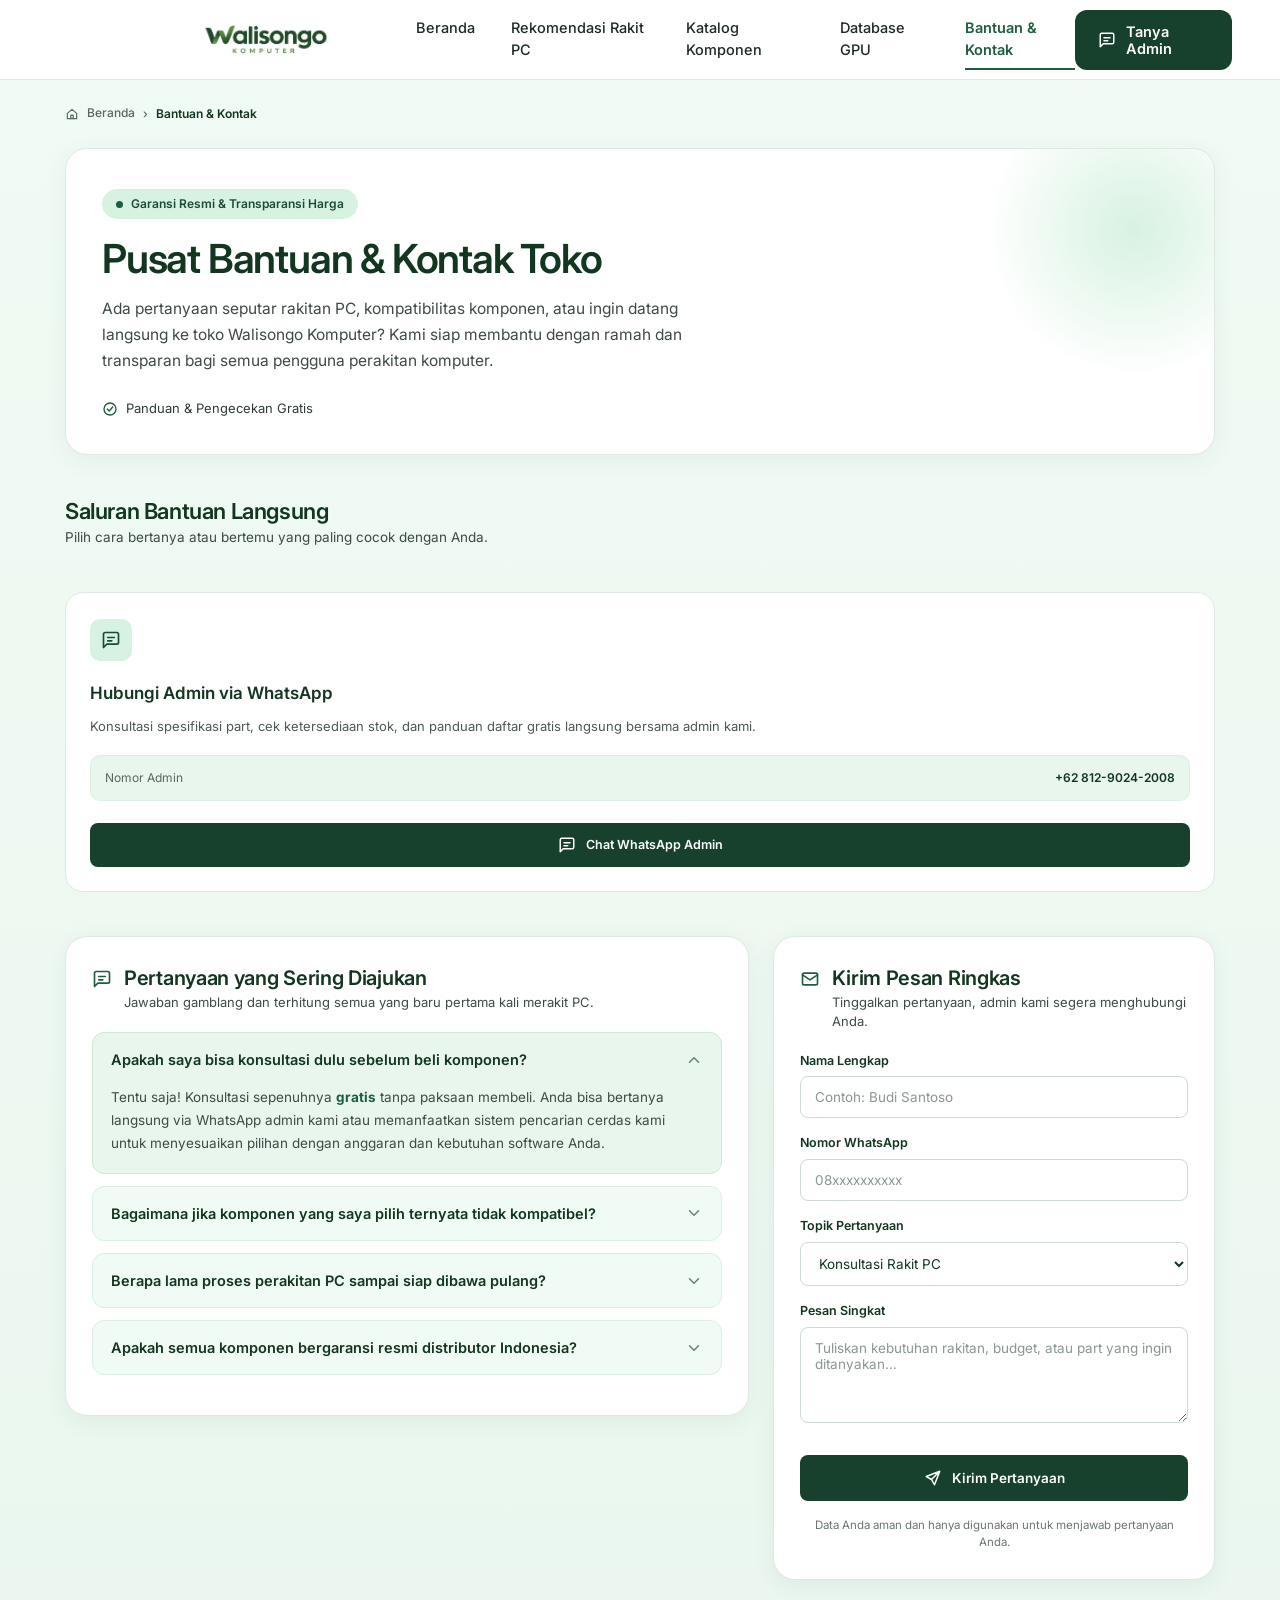
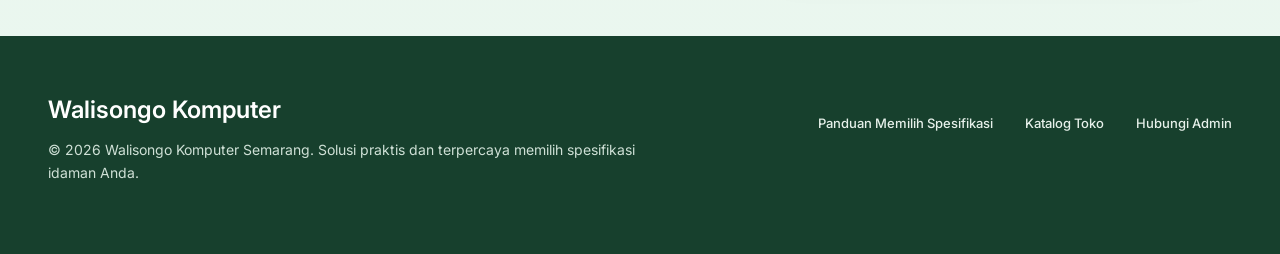
<file: contact.html>
<!DOCTYPE html>
<html lang="id">
<head>
  <meta charset="UTF-8">
  <meta name="viewport" content="width=device-width, initial-scale=1">
  <title>Walisongo Komputer | Bantuan &amp; Kontak</title>

  <link rel="icon" href="assets/favicon.ico" type="image/x-icon">

  <link rel="preconnect" href="https://fonts.googleapis.com">
  <link rel="preconnect" href="https://fonts.gstatic.com" crossorigin>
  <link href="https://fonts.googleapis.com/css2?family=Inter:wght@400;500;600;700&display=swap" rel="stylesheet">
  <link rel="stylesheet" href="style.css">
</head>

<body class="pd-body">

  <!-- Kumpulan simbol ikon -->
  <svg width="0" height="0" style="position:absolute" aria-hidden="true">
    <defs>
      <symbol id="chat" viewBox="0 0 24 24"><path d="M21 15a2 2 0 0 1-2 2H7l-4 4V5a2 2 0 0 1 2-2h14a2 2 0 0 1 2 2z"/><path d="M8 9h8M8 13h5"/></symbol>
      <symbol id="arrow" viewBox="0 0 24 24"><path d="M5 12h14M13 6l6 6-6 6"/></symbol>
      <symbol id="search" viewBox="0 0 24 24"><circle cx="11" cy="11" r="7"/><path d="M20 20l-4-4"/></symbol>
      <symbol id="home" viewBox="0 0 24 24"><path d="M4 11l8-7 8 7v9H4z"/><path d="M10 20v-6h4v6"/></symbol>
      <symbol id="chev" viewBox="0 0 24 24"><path d="M6 9l6 6 6-6"/></symbol>
      <symbol id="chevr" viewBox="0 0 24 24"><path d="M9 6l6 6-6 6"/></symbol>
      <symbol id="plus" viewBox="0 0 24 24"><path d="M12 5v14M5 12h14"/></symbol>
      <symbol id="check" viewBox="0 0 24 24"><path d="M5 12l5 5 9-10"/></symbol>
      <symbol id="ok" viewBox="0 0 24 24"><circle cx="12" cy="12" r="9"/><path d="M8 12l3 3 5-6"/></symbol>
      <symbol id="chip" viewBox="0 0 24 24"><rect x="6" y="6" width="12" height="12" rx="2"/><path d="M9 2v4M15 2v4M9 18v4M15 18v4M2 9h4M2 15h4M18 9h4M18 15h4"/></symbol>
      <symbol id="gauge" viewBox="0 0 24 24"><path d="M4 18a9 9 0 1 1 16 0"/><path d="M12 14l4-4"/></symbol>
      <symbol id="bolt" viewBox="0 0 24 24"><path d="M13 3L5 14h6l-1 7 8-11h-6z"/></symbol>
      <symbol id="shield" viewBox="0 0 24 24"><path d="M12 3l8 3v6c0 5-3.5 8-8 9-4.5-1-8-4-8-9V6z"/><path d="M9 12l2 2 4-4"/></symbol>
      <symbol id="badge" viewBox="0 0 24 24"><path d="M12 3l2.4 1.6 2.9-.1 1 2.7 2.4 1.7-.9 2.8.9 2.8-2.4 1.7-1 2.7-2.9-.1L12 21l-2.4-1.6-2.9.1-1-2.7-2.4-1.7.9-2.8-.9-2.8 2.4-1.7 1-2.7 2.9.1z"/><path d="M9 12l2 2 4-4"/></symbol>
      <symbol id="cog" viewBox="0 0 24 24"><circle cx="12" cy="12" r="3"/><path d="M12 2v3M12 19v3M2 12h3M19 12h3M5 5l2 2M17 17l2 2M19 5l-2 2M7 17l-2 2"/></symbol>
      <symbol id="sort" viewBox="0 0 24 24"><path d="M4 7h16M7 12h10M10 17h4"/></symbol>
      <symbol id="list" viewBox="0 0 24 24"><rect x="5" y="3" width="14" height="18" rx="2"/><path d="M9 8h6M9 12h6M9 16h3"/></symbol>
      <symbol id="pin" viewBox="0 0 24 24"><path d="M12 21s7-6.2 7-11.5A7 7 0 0 0 5 9.5C5 14.8 12 21 12 21z"/><circle cx="12" cy="9.5" r="2.5"/></symbol>
      <symbol id="clock" viewBox="0 0 24 24"><circle cx="12" cy="12" r="9"/><path d="M12 7v5l3 2"/></symbol>
      <symbol id="calendar" viewBox="0 0 24 24"><rect x="4" y="5" width="16" height="15" rx="2"/><path d="M4 10h16M9 3v4M15 3v4"/></symbol>
      <symbol id="store" viewBox="0 0 24 24"><path d="M4 9l1.5-5h13L20 9"/><path d="M4 9a3 3 0 0 0 5.3 2 3 3 0 0 0 5.4 0A3 3 0 0 0 20 9"/><path d="M5 12v8h14v-8M10 20v-5h4v5"/></symbol>
      <symbol id="nav" viewBox="0 0 24 24"><path d="M12 3l7 17-7-4-7 4z"/></symbol>
      <symbol id="mail" viewBox="0 0 24 24"><rect x="3" y="5" width="18" height="14" rx="2"/><path d="M3 7l9 6 9-6"/></symbol>
      <symbol id="send" viewBox="0 0 24 24"><path d="M21 3L10 14M21 3l-7 18-4-7-7-4z"/></symbol>
      <symbol id="map" viewBox="0 0 24 24"><path d="M9 4L3 6v14l6-2 6 2 6-2V4l-6 2z"/><path d="M9 4v14M15 6v14"/></symbol>
      <symbol id="tools" viewBox="0 0 24 24"><path d="M14 6l4 4M4 20l8-8M16 4l4 4-3 3-4-4zM4 8l4-4 3 3-4 4z"/></symbol>
      <symbol id="grid" viewBox="0 0 24 24"><rect x="4" y="4" width="6" height="6" rx="1"/><rect x="14" y="4" width="6" height="6" rx="1"/><rect x="4" y="14" width="6" height="6" rx="1"/><rect x="14" y="14" width="6" height="6" rx="1"/></symbol>
    </defs>
  </svg>

  <!-- NAVBAR -->
  <header>
    <div class="wrap">

      <a href="index.html" class="logo">
        <img src="assets/logo.png" alt="Logo Walisongo Komputer">
      </a>

      <nav>
        <a href="index.html">Beranda</a>
        <a href="recommendation.html">Rekomendasi Rakit PC</a>
        <a href="catalog.html">Katalog Komponen</a>
        <a href="gpu-dataset.html">Database GPU</a>
        <a href="contact.html" class="on">Bantuan &amp; Kontak</a>
      </nav>

      <a href="contact.html" class="btn dark">
        <svg class="i"><use href="#chat"/></svg>
        Tanya Admin
      </a>

    </div>
  </header>

  <main class="pd-main">

    <nav class="kt-crumb" aria-label="Breadcrumb">
      <svg class="i"><use href="#home"/></svg>
      <a href="index.html">Beranda</a>
      <span>›</span>
      <b>Bantuan &amp; Kontak</b>
    </nav>

    <!-- JUDUL -->
    <section class="pd-panel bk-hero">

      <span class="kt-pill"><i></i> Garansi Resmi &amp; Transparansi Harga</span>

      <h1>Pusat Bantuan &amp; Kontak Toko</h1>

      <p>
        Ada pertanyaan seputar rakitan PC, kompatibilitas komponen, atau ingin
        datang langsung ke toko Walisongo Komputer? Kami siap membantu dengan
        ramah dan transparan bagi semua pengguna perakitan komputer.
      </p>

      <div class="bk-meta">
        <span><svg class="i"><use href="#ok"/></svg>Panduan &amp; Pengecekan Gratis</span>
      </div>

    </section>

    <!-- SALURAN BANTUAN -->
    <div class="bk-sec" id="saluran">
      <h2>Saluran Bantuan Langsung</h2>
      <p>Pilih cara bertanya atau bertemu yang paling cocok dengan Anda.</p>
    </div>

    <div class="bk-sec">

      <article class="bk-card">
        <span class="pd-ic"><svg class="i"><use href="#chat"/></svg></span>
        <h3>Hubungi Admin via WhatsApp</h3>
        <p>
          Konsultasi spesifikasi part, cek ketersediaan stok, dan panduan
          daftar gratis langsung bersama admin kami.
        </p>
        <div class="bk-box">
          <div class="bk-row"><small>Nomor Admin</small><b>+62 812-9024-2008</b></div>
        </div>
        <a href="#" class="btn dark" data-wa="Halo admin Walisongo Komputer, saya ingin bertanya seputar rakitan PC.">
          <svg class="i"><use href="#chat"/></svg>
          Chat WhatsApp Admin
        </a>
      </article>

    </div>

    <!-- FAQ + FORM -->
    <div class="bk-two">

      <section class="pd-panel bk-faq">
        <div class="bk-ph">
          <svg class="i"><use href="#chat"/></svg>
          <div>
            <h2>Pertanyaan yang Sering Diajukan</h2>
            <p>Jawaban gamblang dan terhitung semua yang baru pertama kali merakit PC.</p>
          </div>
        </div>

        <details open>
          <summary>Apakah saya bisa konsultasi dulu sebelum beli komponen?
            <svg class="i"><use href="#chev"/></svg></summary>
          <p>
            Tentu saja! Konsultasi sepenuhnya <b>gratis</b> tanpa paksaan
            membeli. Anda bisa bertanya langsung via WhatsApp admin kami
            atau memanfaatkan sistem pencarian cerdas kami untuk
            menyesuaikan pilihan dengan anggaran dan kebutuhan software Anda.
          </p>
        </details>

        <details>
          <summary>Bagaimana jika komponen yang saya pilih ternyata tidak kompatibel?
            <svg class="i"><use href="#chev"/></svg></summary>
          <p>
            Sebelum Anda membayar, admin kami mengecek socket prosesor,
            tipe RAM, dimensi casing, hingga kebutuhan daya PSU. Bila setelah
            pembelian ditemukan part yang tidak cocok akibat kesalahan
            rekomendasi kami, kami bantu tukar dengan part yang sesuai.
          </p>
        </details>

        <details>
          <summary>Berapa lama proses perakitan PC sampai siap dibawa pulang?
            <svg class="i"><use href="#chev"/></svg></summary>
          <p>
            Umumnya <b>1–2 hari kerja</b> bila seluruh komponen tersedia di
            toko. Prosesnya mencakup perakitan, manajemen kabel rapi,
            instalasi sistem operasi, serta tes benchmark. Untuk part
            indent, estimasi waktu kami kabarkan sebelumnya.
          </p>
        </details>

        <details>
          <summary>Apakah semua komponen bergaransi resmi distributor Indonesia?
            <svg class="i"><use href="#chev"/></svg></summary>
          <p>
            Ya. Semua komponen yang kami jual bergaransi resmi distributor
            Indonesia, lengkap dengan box kemasan asli dan nota pembelian
            sebagai dasar klaim garansi.
          </p>
        </details>
      </section>

      <section class="pd-panel">
        <div class="bk-ph">
          <svg class="i"><use href="#mail"/></svg>
          <div>
            <h2>Kirim Pesan Ringkas</h2>
            <p>Tinggalkan pertanyaan, admin kami segera menghubungi Anda.</p>
          </div>
        </div>

        <form class="bk-form" id="msgForm" novalidate>
          <label>Nama Lengkap
            <input id="fNama" type="text" placeholder="Contoh: Budi Santoso" autocomplete="name" required>
          </label>

          <label>Nomor WhatsApp
            <input id="fWa" type="tel" inputmode="tel" placeholder="08xxxxxxxxxx" autocomplete="tel" required>
          </label>

          <label>Topik Pertanyaan
            <select id="fTopik">
              <option>Konsultasi Rakit PC</option>
              <option>Cek Kompatibilitas Part</option>
              <option>Info Harga &amp; Stok</option>
              <option>Klaim Garansi</option>
              <option>Lainnya</option>
            </select>
          </label>

          <label>Pesan Singkat
            <textarea id="fPesan" placeholder="Tuliskan kebutuhan rakitan, budget, atau part yang ingin ditanyakan…" required></textarea>
          </label>

          <p class="bk-err" id="fErr" role="alert"></p>

          <button type="submit" class="btn dark">
            <svg class="i"><use href="#send"/></svg>
            Kirim Pertanyaan
          </button>

          <p class="bk-note">
            Data Anda aman dan hanya digunakan untuk menjawab pertanyaan Anda.
          </p>
        </form>
      </section>

    </div>

  </main>

  <!-- FOOTER -->
  <footer>
    <div class="wrap">

      <div>
        <b>Walisongo Komputer</b>
        <p>
          © 2026 Walisongo Komputer Semarang. Solusi praktis dan terpercaya
          memilih spesifikasi idaman Anda.
        </p>
      </div>

      <nav>
        <a href="recommendation.html">Panduan Memilih Spesifikasi</a>
        <a href="catalog.html">Katalog Toko</a>
        <a href="contact.html">Hubungi Admin</a>
      </nav>

    </div>
  </footer>

  <script src="script.js"></script>
  <script>
    document.getElementById("msgForm").addEventListener("submit", function (e) {
      e.preventDefault();
      var nama = document.getElementById("fNama").value.trim();
      var wa = document.getElementById("fWa").value.trim();
      var pesan = document.getElementById("fPesan").value.trim();
      var err = document.getElementById("fErr");

      if (!nama || !pesan) { err.textContent = "Mohon isi nama dan pesan Anda."; return; }
      if (!/^(\+?62|0)8[0-9]{7,12}$/.test(wa.replace(/[\s-]/g, ""))) {
        err.textContent = "Nomor WhatsApp tidak valid. Contoh: 081234567890."; return;
      }
      err.textContent = "";

      var text = "Halo admin Walisongo Komputer,\n" +
        "Nama: " + nama + "\n" +
        "WhatsApp: " + wa + "\n" +
        "Topik: " + document.getElementById("fTopik").value + "\n\n" + pesan;
      window.open(waLink(text), "_blank", "noopener");
    });
  </script>

</body>
</html>
</file>
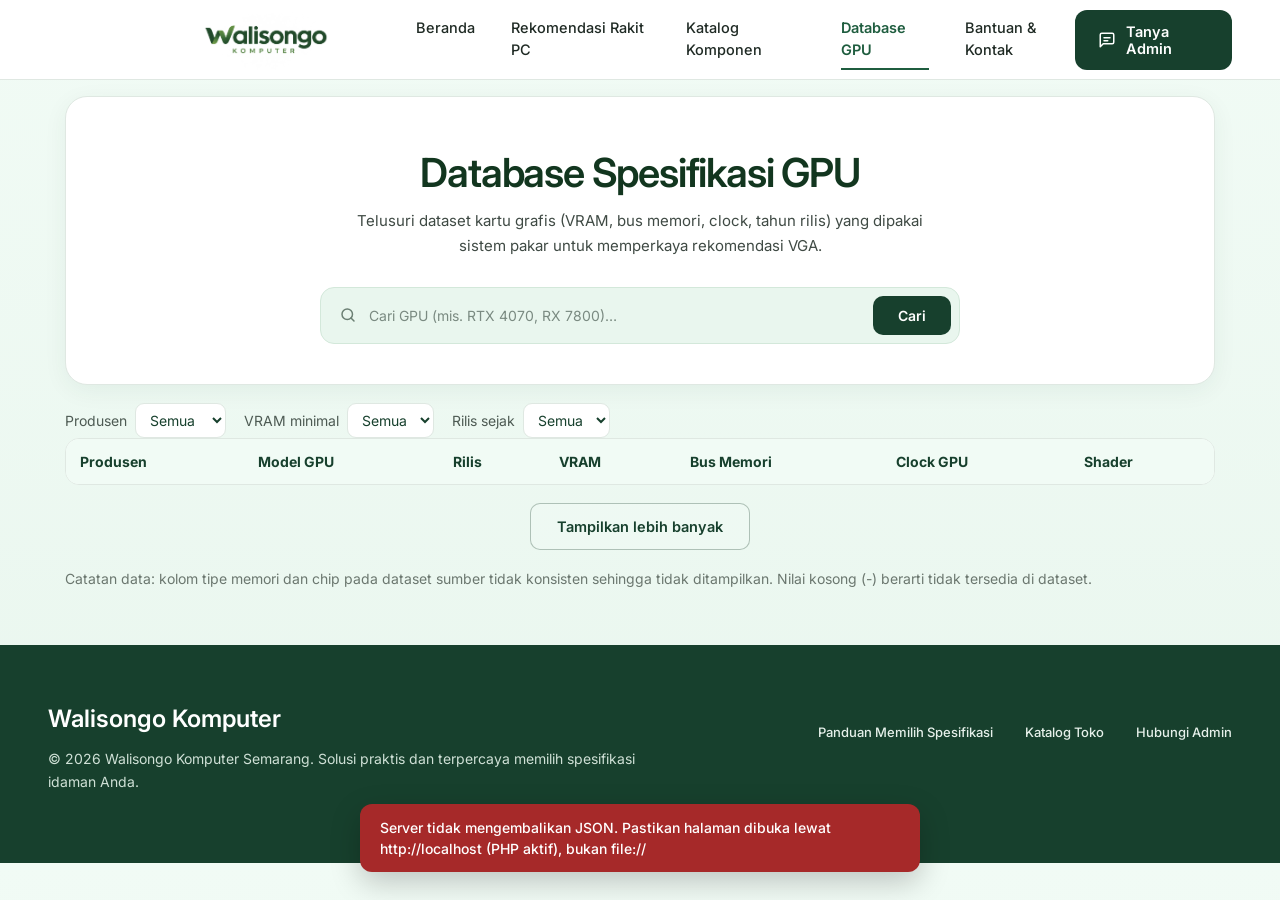
<file: gpu-dataset.html>
<!DOCTYPE html>
<html lang="id">
<head>
  <meta charset="UTF-8">
  <meta name="viewport" content="width=device-width, initial-scale=1">
  <title>Walisongo Komputer | Database GPU</title>

  <link rel="icon" href="assets/favicon.ico" type="image/x-icon">   

  <link rel="preconnect" href="https://fonts.googleapis.com">
  <link rel="preconnect" href="https://fonts.gstatic.com" crossorigin>
  <link href="https://fonts.googleapis.com/css2?family=Inter:wght@400;500;600;700&display=swap" rel="stylesheet">
  <link rel="stylesheet" href="style.css">
</head>

<body class="pd-body">

  <!-- Kumpulan simbol ikon -->
  <svg width="0" height="0" style="position:absolute" aria-hidden="true">
    <defs>
      <symbol id="chat" viewBox="0 0 24 24"><path d="M21 15a2 2 0 0 1-2 2H7l-4 4V5a2 2 0 0 1 2-2h14a2 2 0 0 1 2 2z"/><path d="M8 9h8M8 13h5"/></symbol>
      <symbol id="arrow" viewBox="0 0 24 24"><path d="M5 12h14M13 6l6 6-6 6"/></symbol>
      <symbol id="search" viewBox="0 0 24 24"><circle cx="11" cy="11" r="7"/><path d="M20 20l-4-4"/></symbol>
      <symbol id="home" viewBox="0 0 24 24"><path d="M4 11l8-7 8 7v9H4z"/><path d="M10 20v-6h4v6"/></symbol>
      <symbol id="chev" viewBox="0 0 24 24"><path d="M6 9l6 6 6-6"/></symbol>
      <symbol id="chevr" viewBox="0 0 24 24"><path d="M9 6l6 6-6 6"/></symbol>
      <symbol id="plus" viewBox="0 0 24 24"><path d="M12 5v14M5 12h14"/></symbol>
      <symbol id="check" viewBox="0 0 24 24"><path d="M5 12l5 5 9-10"/></symbol>
      <symbol id="ok" viewBox="0 0 24 24"><circle cx="12" cy="12" r="9"/><path d="M8 12l3 3 5-6"/></symbol>
      <symbol id="chip" viewBox="0 0 24 24"><rect x="6" y="6" width="12" height="12" rx="2"/><path d="M9 2v4M15 2v4M9 18v4M15 18v4M2 9h4M2 15h4M18 9h4M18 15h4"/></symbol>
      <symbol id="gauge" viewBox="0 0 24 24"><path d="M4 18a9 9 0 1 1 16 0"/><path d="M12 14l4-4"/></symbol>
      <symbol id="bolt" viewBox="0 0 24 24"><path d="M13 3L5 14h6l-1 7 8-11h-6z"/></symbol>
      <symbol id="shield" viewBox="0 0 24 24"><path d="M12 3l8 3v6c0 5-3.5 8-8 9-4.5-1-8-4-8-9V6z"/><path d="M9 12l2 2 4-4"/></symbol>
      <symbol id="badge" viewBox="0 0 24 24"><path d="M12 3l2.4 1.6 2.9-.1 1 2.7 2.4 1.7-.9 2.8.9 2.8-2.4 1.7-1 2.7-2.9-.1L12 21l-2.4-1.6-2.9.1-1-2.7-2.4-1.7.9-2.8-.9-2.8 2.4-1.7 1-2.7 2.9.1z"/><path d="M9 12l2 2 4-4"/></symbol>
      <symbol id="cog" viewBox="0 0 24 24"><circle cx="12" cy="12" r="3"/><path d="M12 2v3M12 19v3M2 12h3M19 12h3M5 5l2 2M17 17l2 2M19 5l-2 2M7 17l-2 2"/></symbol>
      <symbol id="sort" viewBox="0 0 24 24"><path d="M4 7h16M7 12h10M10 17h4"/></symbol>
      <symbol id="list" viewBox="0 0 24 24"><rect x="5" y="3" width="14" height="18" rx="2"/><path d="M9 8h6M9 12h6M9 16h3"/></symbol>
      <symbol id="pin" viewBox="0 0 24 24"><path d="M12 21s7-6.2 7-11.5A7 7 0 0 0 5 9.5C5 14.8 12 21 12 21z"/><circle cx="12" cy="9.5" r="2.5"/></symbol>
      <symbol id="clock" viewBox="0 0 24 24"><circle cx="12" cy="12" r="9"/><path d="M12 7v5l3 2"/></symbol>
      <symbol id="calendar" viewBox="0 0 24 24"><rect x="4" y="5" width="16" height="15" rx="2"/><path d="M4 10h16M9 3v4M15 3v4"/></symbol>
      <symbol id="store" viewBox="0 0 24 24"><path d="M4 9l1.5-5h13L20 9"/><path d="M4 9a3 3 0 0 0 5.3 2 3 3 0 0 0 5.4 0A3 3 0 0 0 20 9"/><path d="M5 12v8h14v-8M10 20v-5h4v5"/></symbol>
      <symbol id="nav" viewBox="0 0 24 24"><path d="M12 3l7 17-7-4-7 4z"/></symbol>
      <symbol id="mail" viewBox="0 0 24 24"><rect x="3" y="5" width="18" height="14" rx="2"/><path d="M3 7l9 6 9-6"/></symbol>
      <symbol id="send" viewBox="0 0 24 24"><path d="M21 3L10 14M21 3l-7 18-4-7-7-4z"/></symbol>
      <symbol id="map" viewBox="0 0 24 24"><path d="M9 4L3 6v14l6-2 6 2 6-2V4l-6 2z"/><path d="M9 4v14M15 6v14"/></symbol>
      <symbol id="tools" viewBox="0 0 24 24"><path d="M14 6l4 4M4 20l8-8M16 4l4 4-3 3-4-4zM4 8l4-4 3 3-4 4z"/></symbol>
      <symbol id="grid" viewBox="0 0 24 24"><rect x="4" y="4" width="6" height="6" rx="1"/><rect x="14" y="4" width="6" height="6" rx="1"/><rect x="4" y="14" width="6" height="6" rx="1"/><rect x="14" y="14" width="6" height="6" rx="1"/></symbol>
    </defs>
  </svg>

  <!-- NAVBAR -->
  <header>
    <div class="wrap">

      <a href="index.html" class="logo">
        <img src="assets/logo.png" alt="Logo Walisongo Komputer">
      </a>

      <nav>
        <a href="index.html">Beranda</a>
        <a href="recommendation.html">Rekomendasi Rakit PC</a>
        <a href="catalog.html">Katalog Komponen</a>
        <a href="gpu-dataset.html" class="on">Database GPU</a>
        <a href="contact.html">Bantuan &amp; Kontak</a>
      </nav>

      <a href="contact.html" class="btn dark">
        <svg class="i"><use href="#chat"/></svg>
        Tanya Admin
      </a>

    </div>
  </header>

  <main class="pd-main">
    <section class="pd-panel kt-hero">
      <h1>Database Spesifikasi GPU</h1>
      <p>Telusuri dataset kartu grafis (VRAM, bus memori, clock, tahun rilis) yang dipakai sistem pakar untuk memperkaya rekomendasi VGA.</p>
      <form class="kt-search" id="gForm" role="search">
        <svg class="i"><use href="#search"/></svg>
        <input id="gq" type="search" placeholder="Cari GPU (mis. RTX 4070, RX 7800)…" aria-label="Cari GPU" autocomplete="off">
        <button type="submit" class="btn dark">Cari</button>
      </form>
    </section>
    <div class="kt-sort gd-filters">
      <label>Produsen
        <select id="gMfr"><option value="">Semua</option><option>NVIDIA</option><option>AMD</option><option>Intel</option><option>ATI</option></select>
      </label>
      <label>VRAM minimal
        <select id="gVram"><option value="">Semua</option><option value="4">4 GB</option><option value="8">8 GB</option><option value="12">12 GB</option><option value="16">16 GB</option><option value="24">24 GB</option></select>
      </label>
      <label>Rilis sejak
        <select id="gYear"><option value="">Semua</option><option value="2020">2020</option><option value="2022">2022</option><option value="2024">2024</option></select>
      </label>
      <span class="kt-count" id="gCount"></span>
    </div>
    <div class="gd-wrap">
      <table class="gd-table">
        <thead><tr><th>Produsen</th><th>Model GPU</th><th>Rilis</th><th>VRAM</th><th>Bus Memori</th><th>Clock GPU</th><th>Shader</th></tr></thead>
        <tbody id="gBody"></tbody>
      </table>
    </div>
    <div style="text-align:center;margin:18px 0"><button type="button" class="btn out" id="gMore" hidden>Tampilkan lebih banyak</button></div>
    <p class="gd-note">Catatan data: kolom tipe memori dan chip pada dataset sumber tidak konsisten sehingga tidak ditampilkan. Nilai kosong (-) berarti tidak tersedia di dataset.</p>
  </main>
  <!-- FOOTER -->
  <footer>
    <div class="wrap">

      <div>
        <b>Walisongo Komputer</b>
        <p>
          © 2026 Walisongo Komputer Semarang. Solusi praktis dan terpercaya
          memilih spesifikasi idaman Anda.
        </p>
      </div>

      <nav>
        <a href="recommendation.html">Panduan Memilih Spesifikasi</a>
        <a href="catalog.html">Katalog Toko</a>
        <a href="contact.html">Hubungi Admin</a>
      </nav>

    </div>
  </footer>

  <script src="script.js"></script>
  <script src="js/common.js"></script>
  <script>
    var off = 0, total = 0;
    var $ = function (id) { return document.getElementById(id); };
    function load(reset) {
      if (reset) { off = 0; $("gBody").innerHTML = ""; }
      var p = new URLSearchParams({ q: $("gq").value, mfr: $("gMfr").value, min_vram: $("gVram").value, year: $("gYear").value, offset: off });
      WS.api("api/gpu.php?" + p.toString()).then(function (d) {
        total = d.total;
        $("gBody").insertAdjacentHTML("beforeend", d.rows.map(function (r) {
          var v = function (x, u) { return x == null ? "-" : WS.esc(x) + (u || ""); };
          return "<tr><td>" + WS.esc(r.manufacturer) + "</td><td><b>" + WS.esc(r.product_name) + "</b></td><td>" + v(r.release_year) +
            "</td><td>" + (r.mem_size_gb == null ? "-" : parseFloat(r.mem_size_gb) + " GB") + "</td><td>" + v(r.mem_bus_width, "-bit") +
            "</td><td>" + v(r.gpu_clock_mhz, " MHz") + "</td><td>" + v(r.unified_shader) + "</td></tr>";
        }).join(""));
        off += d.rows.length;
        $("gCount").textContent = total + " GPU ditemukan";
        $("gMore").hidden = off >= total;
        if (!total) { $("gBody").innerHTML = '<tr><td colspan="7" style="text-align:center">GPU tidak ditemukan.</td></tr>'; }
      }).catch(function (e) { WS.toast(e.message, true); });
    }
    $("gForm").addEventListener("submit", function (e) { e.preventDefault(); load(true); });
    ["gMfr", "gVram", "gYear"].forEach(function (id) { $(id).addEventListener("change", function () { load(true); }); });
    $("gMore").addEventListener("click", function () { load(false); });
    load(true);
  </script>
</body>
</html>
</file>
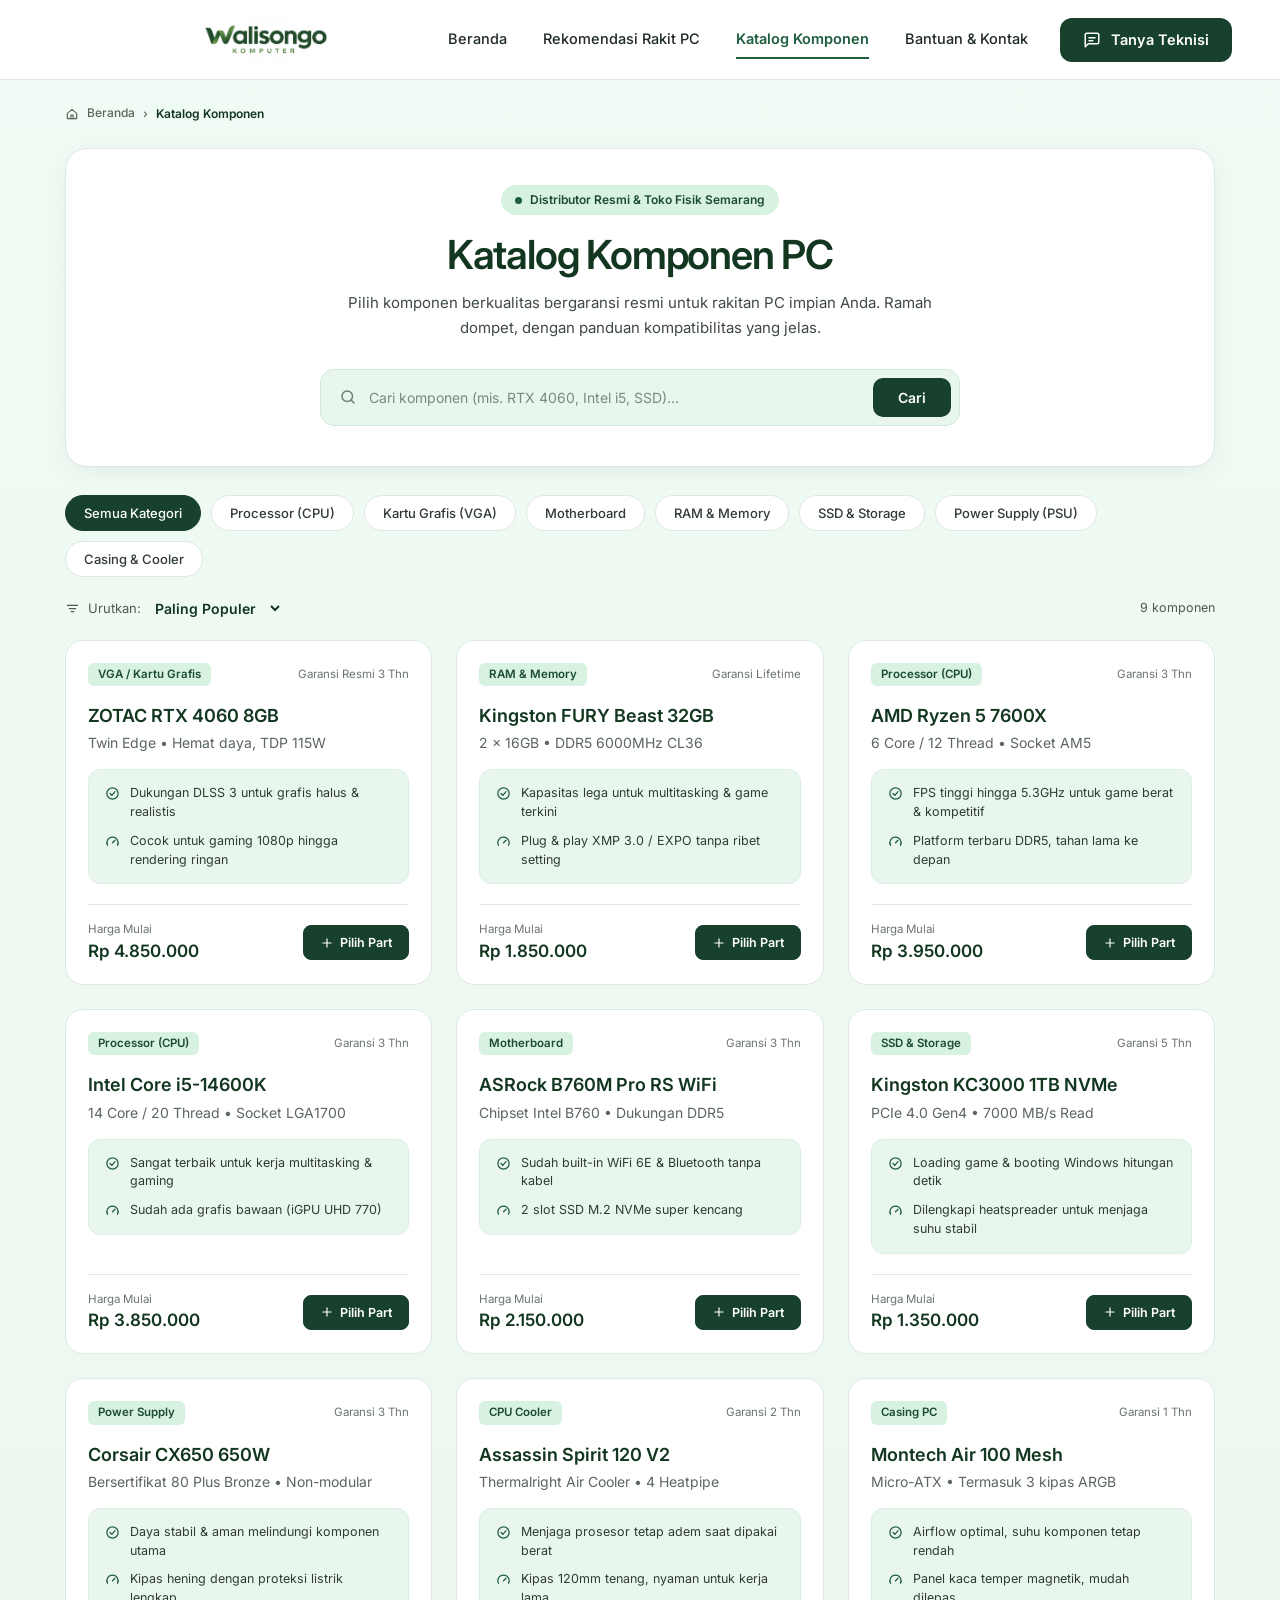
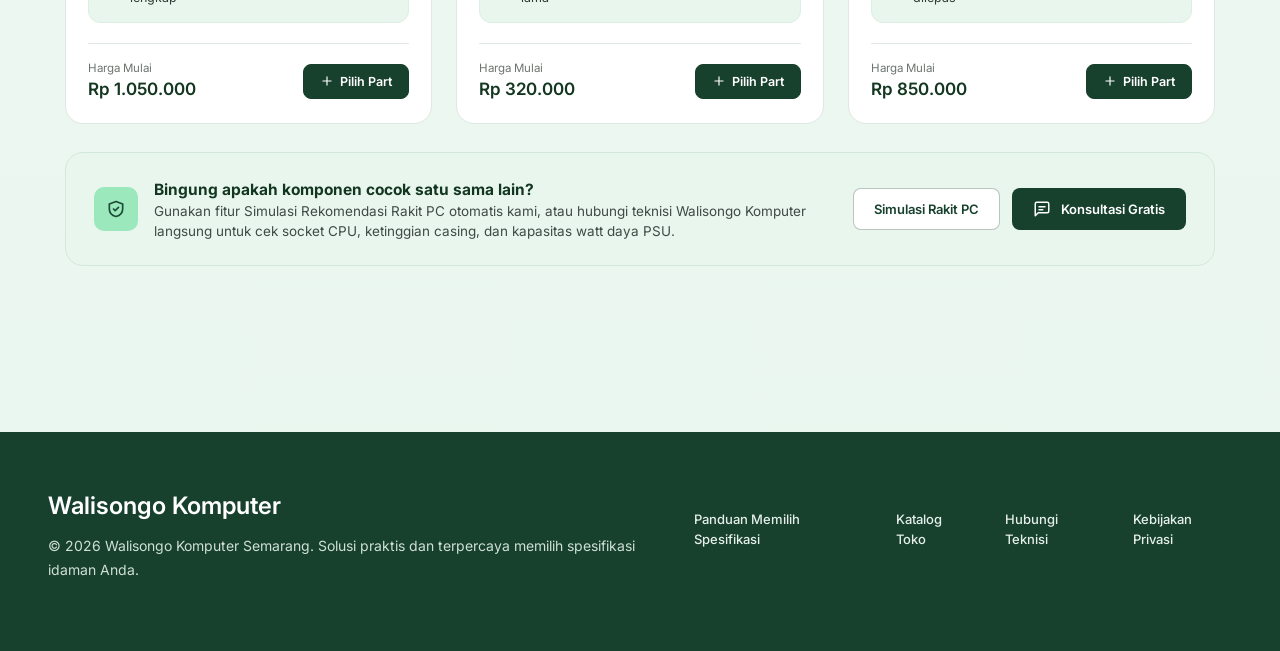
<file: katalog.html>
<!DOCTYPE html>
<html lang="id">
<head>
  <meta charset="UTF-8">
  <meta name="viewport" content="width=device-width, initial-scale=1">
  <title>Walisongo Komputer | Katalog Komponen</title>

  <link rel="icon" href="/assets/logo.png" type="image/png">   

  <link rel="preconnect" href="https://fonts.googleapis.com">
  <link rel="preconnect" href="https://fonts.gstatic.com" crossorigin>
  <link href="https://fonts.googleapis.com/css2?family=Inter:wght@400;500;600;700&display=swap" rel="stylesheet">
  <link rel="stylesheet" href="style.css">
</head>

<body class="pd-body">

  <!-- Kumpulan simbol ikon -->
  <svg width="0" height="0" style="position:absolute" aria-hidden="true">
    <defs>
      <symbol id="chat" viewBox="0 0 24 24"><path d="M21 15a2 2 0 0 1-2 2H7l-4 4V5a2 2 0 0 1 2-2h14a2 2 0 0 1 2 2z"/><path d="M8 9h8M8 13h5"/></symbol>
      <symbol id="arrow" viewBox="0 0 24 24"><path d="M5 12h14M13 6l6 6-6 6"/></symbol>
      <symbol id="search" viewBox="0 0 24 24"><circle cx="11" cy="11" r="7"/><path d="M20 20l-4-4"/></symbol>
      <symbol id="home" viewBox="0 0 24 24"><path d="M4 11l8-7 8 7v9H4z"/><path d="M10 20v-6h4v6"/></symbol>
      <symbol id="chev" viewBox="0 0 24 24"><path d="M6 9l6 6 6-6"/></symbol>
      <symbol id="chevr" viewBox="0 0 24 24"><path d="M9 6l6 6-6 6"/></symbol>
      <symbol id="plus" viewBox="0 0 24 24"><path d="M12 5v14M5 12h14"/></symbol>
      <symbol id="check" viewBox="0 0 24 24"><path d="M5 12l5 5 9-10"/></symbol>
      <symbol id="ok" viewBox="0 0 24 24"><circle cx="12" cy="12" r="9"/><path d="M8 12l3 3 5-6"/></symbol>
      <symbol id="chip" viewBox="0 0 24 24"><rect x="6" y="6" width="12" height="12" rx="2"/><path d="M9 2v4M15 2v4M9 18v4M15 18v4M2 9h4M2 15h4M18 9h4M18 15h4"/></symbol>
      <symbol id="gauge" viewBox="0 0 24 24"><path d="M4 18a9 9 0 1 1 16 0"/><path d="M12 14l4-4"/></symbol>
      <symbol id="bolt" viewBox="0 0 24 24"><path d="M13 3L5 14h6l-1 7 8-11h-6z"/></symbol>
      <symbol id="shield" viewBox="0 0 24 24"><path d="M12 3l8 3v6c0 5-3.5 8-8 9-4.5-1-8-4-8-9V6z"/><path d="M9 12l2 2 4-4"/></symbol>
      <symbol id="badge" viewBox="0 0 24 24"><path d="M12 3l2.4 1.6 2.9-.1 1 2.7 2.4 1.7-.9 2.8.9 2.8-2.4 1.7-1 2.7-2.9-.1L12 21l-2.4-1.6-2.9.1-1-2.7-2.4-1.7.9-2.8-.9-2.8 2.4-1.7 1-2.7 2.9.1z"/><path d="M9 12l2 2 4-4"/></symbol>
      <symbol id="cog" viewBox="0 0 24 24"><circle cx="12" cy="12" r="3"/><path d="M12 2v3M12 19v3M2 12h3M19 12h3M5 5l2 2M17 17l2 2M19 5l-2 2M7 17l-2 2"/></symbol>
      <symbol id="sort" viewBox="0 0 24 24"><path d="M4 7h16M7 12h10M10 17h4"/></symbol>
      <symbol id="list" viewBox="0 0 24 24"><rect x="5" y="3" width="14" height="18" rx="2"/><path d="M9 8h6M9 12h6M9 16h3"/></symbol>
      <symbol id="pin" viewBox="0 0 24 24"><path d="M12 21s7-6.2 7-11.5A7 7 0 0 0 5 9.5C5 14.8 12 21 12 21z"/><circle cx="12" cy="9.5" r="2.5"/></symbol>
      <symbol id="clock" viewBox="0 0 24 24"><circle cx="12" cy="12" r="9"/><path d="M12 7v5l3 2"/></symbol>
      <symbol id="calendar" viewBox="0 0 24 24"><rect x="4" y="5" width="16" height="15" rx="2"/><path d="M4 10h16M9 3v4M15 3v4"/></symbol>
      <symbol id="store" viewBox="0 0 24 24"><path d="M4 9l1.5-5h13L20 9"/><path d="M4 9a3 3 0 0 0 5.3 2 3 3 0 0 0 5.4 0A3 3 0 0 0 20 9"/><path d="M5 12v8h14v-8M10 20v-5h4v5"/></symbol>
      <symbol id="nav" viewBox="0 0 24 24"><path d="M12 3l7 17-7-4-7 4z"/></symbol>
      <symbol id="mail" viewBox="0 0 24 24"><rect x="3" y="5" width="18" height="14" rx="2"/><path d="M3 7l9 6 9-6"/></symbol>
      <symbol id="send" viewBox="0 0 24 24"><path d="M21 3L10 14M21 3l-7 18-4-7-7-4z"/></symbol>
      <symbol id="map" viewBox="0 0 24 24"><path d="M9 4L3 6v14l6-2 6 2 6-2V4l-6 2z"/><path d="M9 4v14M15 6v14"/></symbol>
      <symbol id="tools" viewBox="0 0 24 24"><path d="M14 6l4 4M4 20l8-8M16 4l4 4-3 3-4-4zM4 8l4-4 3 3-4 4z"/></symbol>
      <symbol id="grid" viewBox="0 0 24 24"><rect x="4" y="4" width="6" height="6" rx="1"/><rect x="14" y="4" width="6" height="6" rx="1"/><rect x="4" y="14" width="6" height="6" rx="1"/><rect x="14" y="14" width="6" height="6" rx="1"/></symbol>
    </defs>
  </svg>

  <!-- NAVBAR -->
  <header>
    <div class="wrap">

      <a href="index.html" class="logo">
        <img src="assets/logo.png" alt="Logo Walisongo Komputer">
      </a>

      <nav>
        <a href="index.html">Beranda</a>
        <a href="panduan.html">Rekomendasi Rakit PC</a>
        <a href="katalog.html" class="on">Katalog Komponen</a>
        <a href="bantuan.html">Bantuan &amp; Kontak</a>
      </nav>

      <a href="bantuan.html" class="btn dark">
        <svg class="i"><use href="#chat"/></svg>
        Tanya Teknisi
      </a>

    </div>
  </header>

  <main class="pd-main">

    <nav class="kt-crumb" aria-label="Breadcrumb">
      <svg class="i"><use href="#home"/></svg>
      <a href="index.html">Beranda</a>
      <span>›</span>
      <b>Katalog Komponen</b>
    </nav>

    <!-- JUDUL + PENCARIAN -->
    <section class="pd-panel kt-hero">

      <span class="kt-pill"><i></i> Distributor Resmi &amp; Toko Fisik Semarang</span>

      <h1>Katalog Komponen PC</h1>

      <p>
        Pilih komponen berkualitas bergaransi resmi untuk rakitan PC impian
        Anda. Ramah dompet, dengan panduan kompatibilitas yang jelas.
      </p>

      <form class="kt-search" id="searchForm" role="search">
        <svg class="i"><use href="#search"/></svg>
        <input id="q" type="search" placeholder="Cari komponen (mis. RTX 4060, Intel i5, SSD)…" aria-label="Cari komponen" autocomplete="off">
        <button type="submit" class="btn dark">Cari</button>
      </form>

    </section>

    <!-- FILTER KATEGORI -->
    <div class="kt-filter" id="chips" role="group" aria-label="Filter kategori"></div>

    <div class="kt-sort">
      <svg class="i"><use href="#sort"/></svg>
      Urutkan:
      <select id="kSort" aria-label="Urutkan komponen">
        <option value="pop">Paling Populer</option>
        <option value="low">Harga Terendah</option>
        <option value="high">Harga Tertinggi</option>
        <option value="az">Nama A–Z</option>
      </select>
      <span class="kt-count" id="count"></span>
    </div>

    <!-- DAFTAR PRODUK -->
    <div class="kt-grid" id="kGrid" aria-live="polite"></div>

    <!-- BANTUAN -->
    <div class="pd-help kt-help">
      <span class="pd-ic"><svg class="i"><use href="#shield"/></svg></span>
      <div>
        <b>Bingung apakah komponen cocok satu sama lain?</b>
        <p>
          Gunakan fitur Simulasi Rekomendasi Rakit PC otomatis kami, atau
          hubungi teknisi Walisongo Komputer langsung untuk cek socket CPU,
          ketinggian casing, dan kapasitas watt daya PSU.
        </p>
      </div>
      <div class="kt-help-acts">
        <a href="panduan.html" class="btn out">Simulasi Rakit PC</a>
        <a href="#" class="btn dark" data-wa="Halo teknisi Walisongo Komputer, saya ingin konsultasi kecocokan komponen PC.">
          <svg class="i"><use href="#chat"/></svg>
          Konsultasi Gratis
        </a>
      </div>
    </div>

  </main>

  <!-- BAR PART TERPILIH -->
  <div class="kt-bar" id="bar" role="status">
    <span class="pd-ic"><svg class="i"><use href="#list"/></svg></span>
    <div>
      <small id="barCount">0 Komponen Terpilih</small>
      <b id="barTotal">Rp 0</b>
    </div>
    <button type="button" class="kt-reset" id="reset">Kosongkan</button>
    <a href="#" class="btn" id="barWa">
      Konsultasi Rakitan
      <svg class="i"><use href="#arrow"/></svg>
    </a>
  </div>

  <!-- FOOTER -->
  <footer>
    <div class="wrap">

      <div>
        <b>Walisongo Komputer</b>
        <p>
          © 2026 Walisongo Komputer Semarang. Solusi praktis dan terpercaya
          memilih spesifikasi idaman Anda.
        </p>
      </div>

      <nav>
        <a href="panduan.html">Panduan Memilih Spesifikasi</a>
        <a href="katalog.html">Katalog Toko</a>
        <a href="bantuan.html">Hubungi Teknisi</a>
        <a href="#">Kebijakan Privasi</a>
      </nav>

    </div>
  </footer>

  <script src="app.js"></script>
  <script>
    // DATA KATALOG (harga dalam rupiah)
    var PRODUCTS = [
      { id: "i5-14600k", cat: "cpu", catLabel: "Processor (CPU)", war: "Garansi 3 Thn", name: "Intel Core i5-14600K",
        spec: "14 Core / 20 Thread • Socket LGA1700", price: 3850000, pop: 9,
        pts: ["Sangat terbaik untuk kerja multitasking &amp; gaming", "Sudah ada grafis bawaan (iGPU UHD 770)"] },
      { id: "r5-7600x", cat: "cpu", catLabel: "Processor (CPU)", war: "Garansi 3 Thn", name: "AMD Ryzen 5 7600X",
        spec: "6 Core / 12 Thread • Socket AM5", price: 3950000, pop: 10,
        pts: ["FPS tinggi hingga 5.3GHz untuk game berat &amp; kompetitif", "Platform terbaru DDR5, tahan lama ke depan"] },
      { id: "rtx-4060", cat: "vga", catLabel: "VGA / Kartu Grafis", war: "Garansi Resmi 3 Thn", name: "ZOTAC RTX 4060 8GB",
        spec: "Twin Edge • Hemat daya, TDP 115W", price: 4850000, pop: 12,
        pts: ["Dukungan DLSS 3 untuk grafis halus &amp; realistis", "Cocok untuk gaming 1080p hingga rendering ringan"] },
      { id: "b760m", cat: "mobo", catLabel: "Motherboard", war: "Garansi 3 Thn", name: "ASRock B760M Pro RS WiFi",
        spec: "Chipset Intel B760 • Dukungan DDR5", price: 2150000, pop: 8,
        pts: ["Sudah built-in WiFi 6E &amp; Bluetooth tanpa kabel", "2 slot SSD M.2 NVMe super kencang"] },
      { id: "fury-32", cat: "ram", catLabel: "RAM &amp; Memory", war: "Garansi Lifetime", name: "Kingston FURY Beast 32GB",
        spec: "2 × 16GB • DDR5 6000MHz CL36", price: 1850000, pop: 11,
        pts: ["Kapasitas lega untuk multitasking &amp; game terkini", "Plug &amp; play XMP 3.0 / EXPO tanpa ribet setting"] },
      { id: "kc3000", cat: "ssd", catLabel: "SSD &amp; Storage", war: "Garansi 5 Thn", name: "Kingston KC3000 1TB NVMe",
        spec: "PCIe 4.0 Gen4 • 7000 MB/s Read", price: 1350000, pop: 7,
        pts: ["Loading game &amp; booting Windows hitungan detik", "Dilengkapi heatspreader untuk menjaga suhu stabil"] },
      { id: "cx650", cat: "psu", catLabel: "Power Supply", war: "Garansi 3 Thn", name: "Corsair CX650 650W",
        spec: "Bersertifikat 80 Plus Bronze • Non-modular", price: 1050000, pop: 6,
        pts: ["Daya stabil &amp; aman melindungi komponen utama", "Kipas hening dengan proteksi listrik lengkap"] },
      { id: "spirit-120", cat: "case", catLabel: "CPU Cooler", war: "Garansi 2 Thn", name: "Assassin Spirit 120 V2",
        spec: "Thermalright Air Cooler • 4 Heatpipe", price: 320000, pop: 5,
        pts: ["Menjaga prosesor tetap adem saat dipakai berat", "Kipas 120mm tenang, nyaman untuk kerja lama"] },
      { id: "air-100", cat: "case", catLabel: "Casing PC", war: "Garansi 1 Thn", name: "Montech Air 100 Mesh",
        spec: "Micro-ATX • Termasuk 3 kipas ARGB", price: 850000, pop: 4,
        pts: ["Airflow optimal, suhu komponen tetap rendah", "Panel kaca temper magnetik, mudah dilepas"] }
    ];

    var CATS = [
      { key: "all",  label: "Semua Kategori" },
      { key: "cpu",  label: "Processor (CPU)" },
      { key: "vga",  label: "Kartu Grafis (VGA)" },
      { key: "mobo", label: "Motherboard" },
      { key: "ram",  label: "RAM &amp; Memory" },
      { key: "ssd",  label: "SSD &amp; Storage" },
      { key: "psu",  label: "Power Supply (PSU)" },
      { key: "case", label: "Casing &amp; Cooler" }
    ];

    var state = { cat: "all", q: "", sort: "pop", picked: {} };
    var $ = function (id) { return document.getElementById(id); };
    var rp = function (n) { return "Rp " + n.toString().replace(/\B(?=(\d{3})+(?!\d))/g, "."); };
    var icons = ["ok", "gauge"];

    function renderChips() {
      $("chips").innerHTML = CATS.map(function (c) {
        return '<button type="button" class="kt-chip' + (state.cat === c.key ? " on" : "") +
               '" data-cat="' + c.key + '" aria-pressed="' + (state.cat === c.key) + '">' + c.label + '</button>';
      }).join("");
    }

    function visible() {
      var q = state.q.trim().toLowerCase();
      var list = PRODUCTS.filter(function (p) {
        var hay = (p.name + " " + p.spec + " " + p.catLabel).replace(/&amp;/g, "&").toLowerCase();
        return (state.cat === "all" || p.cat === state.cat) && (!q || hay.indexOf(q) > -1);
      });
      list.sort(function (a, b) {
        if (state.sort === "low") return a.price - b.price;
        if (state.sort === "high") return b.price - a.price;
        if (state.sort === "az") return a.name.localeCompare(b.name);
        return b.pop - a.pop;
      });
      return list;
    }

    function renderGrid() {
      var list = visible();
      $("count").textContent = list.length + " komponen";
      if (!list.length) {
        $("kGrid").innerHTML = '<div class="kt-empty"><b>Komponen tidak ditemukan</b>' +
          '<p>Coba kata kunci lain atau pilih kategori berbeda. Atau tanyakan stok langsung ke teknisi kami.</p></div>';
        return;
      }
      $("kGrid").innerHTML = list.map(function (p) {
        var on = !!state.picked[p.id];
        return '<article class="kt-card' + (on ? " sel" : "") + '">' +
          '<div class="kt-top"><span class="kt-cat">' + p.catLabel + '</span><span class="kt-war">' + p.war + '</span></div>' +
          '<h3>' + p.name + '</h3><p class="kt-spec">' + p.spec + '</p>' +
          '<ul class="kt-pts">' + p.pts.map(function (t, i) {
            return '<li><svg class="i"><use href="#' + icons[i % 2] + '"/></svg><span>' + t + '</span></li>';
          }).join("") + '</ul>' +
          '<div class="kt-foot"><div><small>Harga Mulai</small><b>' + rp(p.price) + '</b></div>' +
          '<button type="button" class="kt-add" data-id="' + p.id + '" aria-pressed="' + on + '">' +
          '<svg class="i"><use href="#' + (on ? "check" : "plus") + '"/></svg>' + (on ? "Terpilih" : "Pilih Part") + '</button></div>' +
          '</article>';
      }).join("");
    }

    function renderBar() {
      var ids = Object.keys(state.picked);
      var total = 0, names = [];
      PRODUCTS.forEach(function (p) {
        if (state.picked[p.id]) { total += p.price; names.push("- " + p.name.replace(/&amp;/g, "&") + " (" + rp(p.price) + ")"); }
      });
      $("barCount").textContent = ids.length + " Komponen Terpilih";
      $("barTotal").textContent = rp(total);
      $("bar").classList.toggle("show", ids.length > 0);
      var msg = "Halo teknisi Walisongo Komputer, saya ingin konsultasi rakitan dengan komponen berikut:\n" +
                names.join("\n") + "\nEstimasi total: " + rp(total) + "\nMohon dicek kompatibilitas dan ketersediaan stoknya.";
      $("barWa").setAttribute("data-wa", msg);
    }

    document.addEventListener("click", function (e) {
      var chip = e.target.closest(".kt-chip");
      if (chip) { state.cat = chip.dataset.cat; renderChips(); renderGrid(); return; }
      var add = e.target.closest(".kt-add");
      if (add) {
        var id = add.dataset.id;
        if (state.picked[id]) delete state.picked[id]; else state.picked[id] = true;
        renderGrid(); renderBar(); return;
      }
      if (e.target.closest("#reset")) { state.picked = {}; renderGrid(); renderBar(); }
    });

    $("q").addEventListener("input", function (e) { state.q = e.target.value; renderGrid(); });
    $("searchForm").addEventListener("submit", function (e) { e.preventDefault(); state.q = $("q").value; renderGrid(); });
    $("kSort").addEventListener("change", function (e) { state.sort = e.target.value; renderGrid(); });

    renderChips(); renderGrid(); renderBar();
  </script>

</body>
</html>
</file>
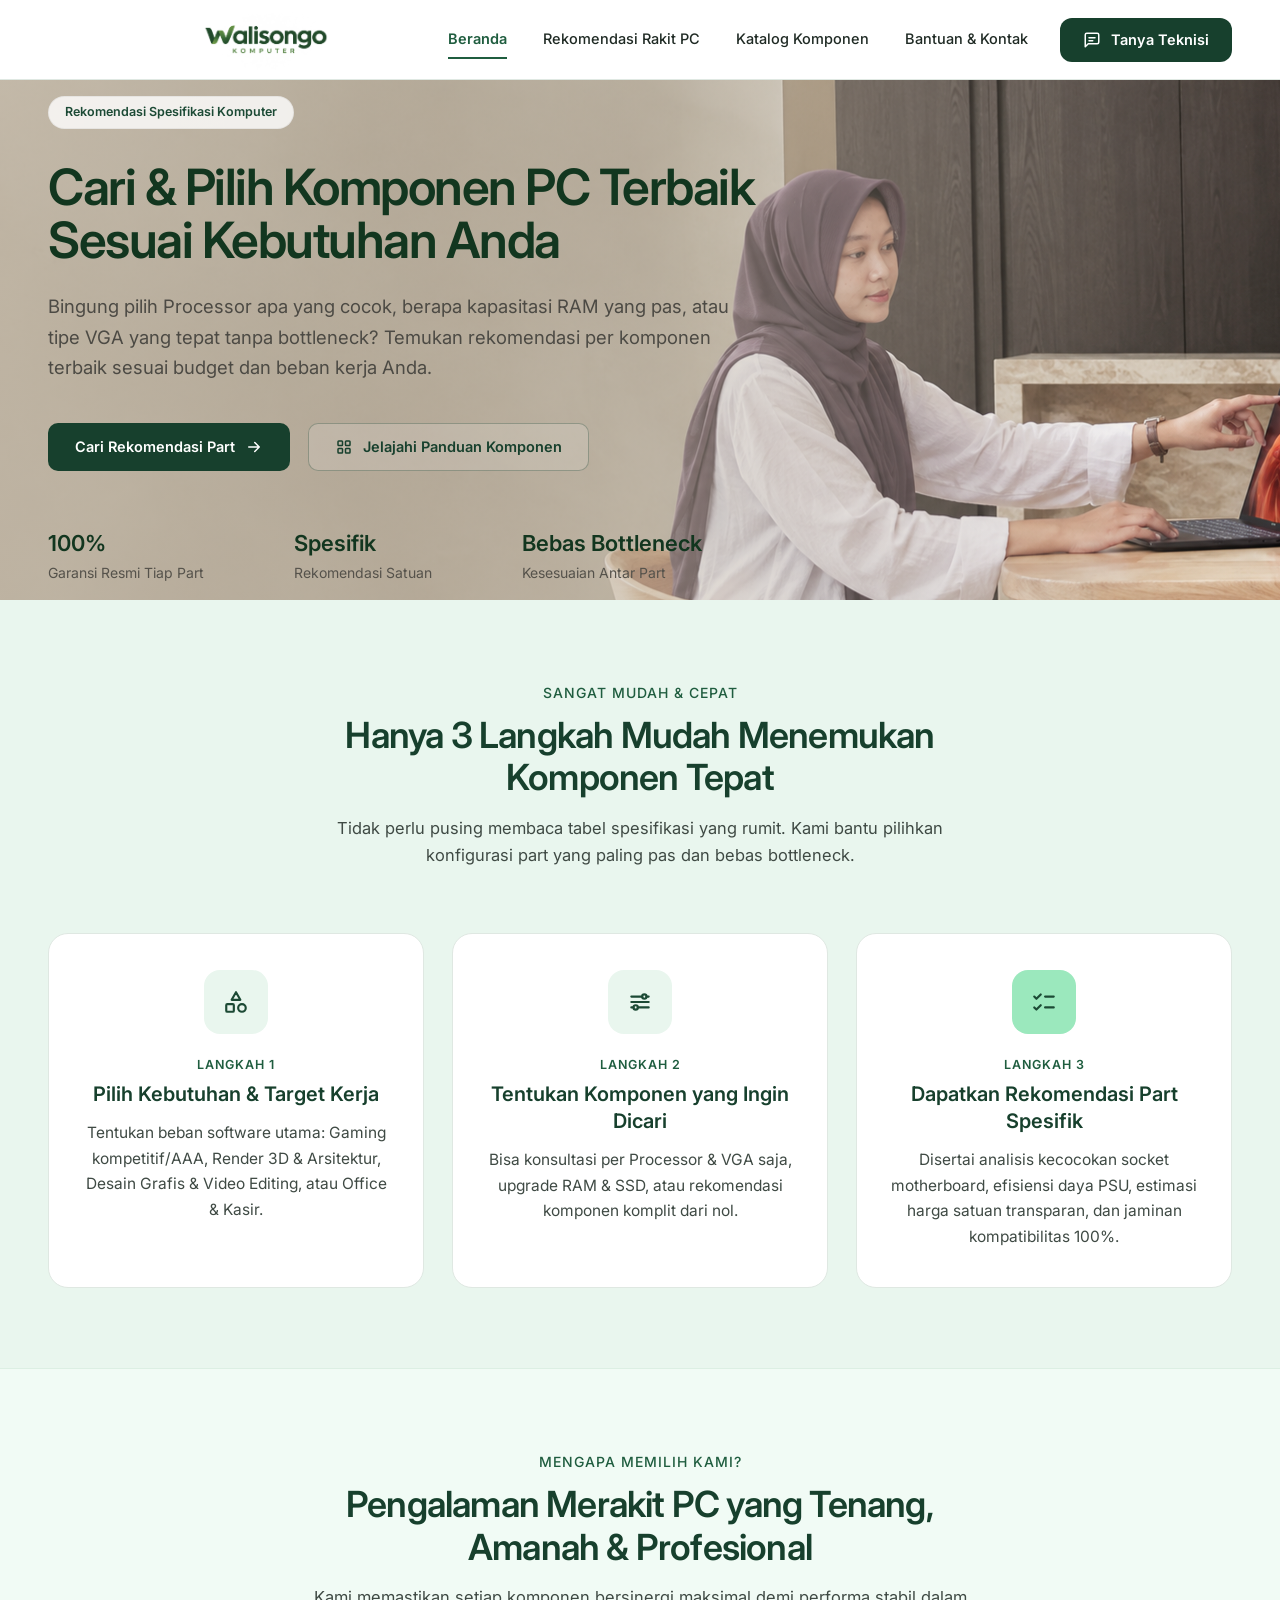
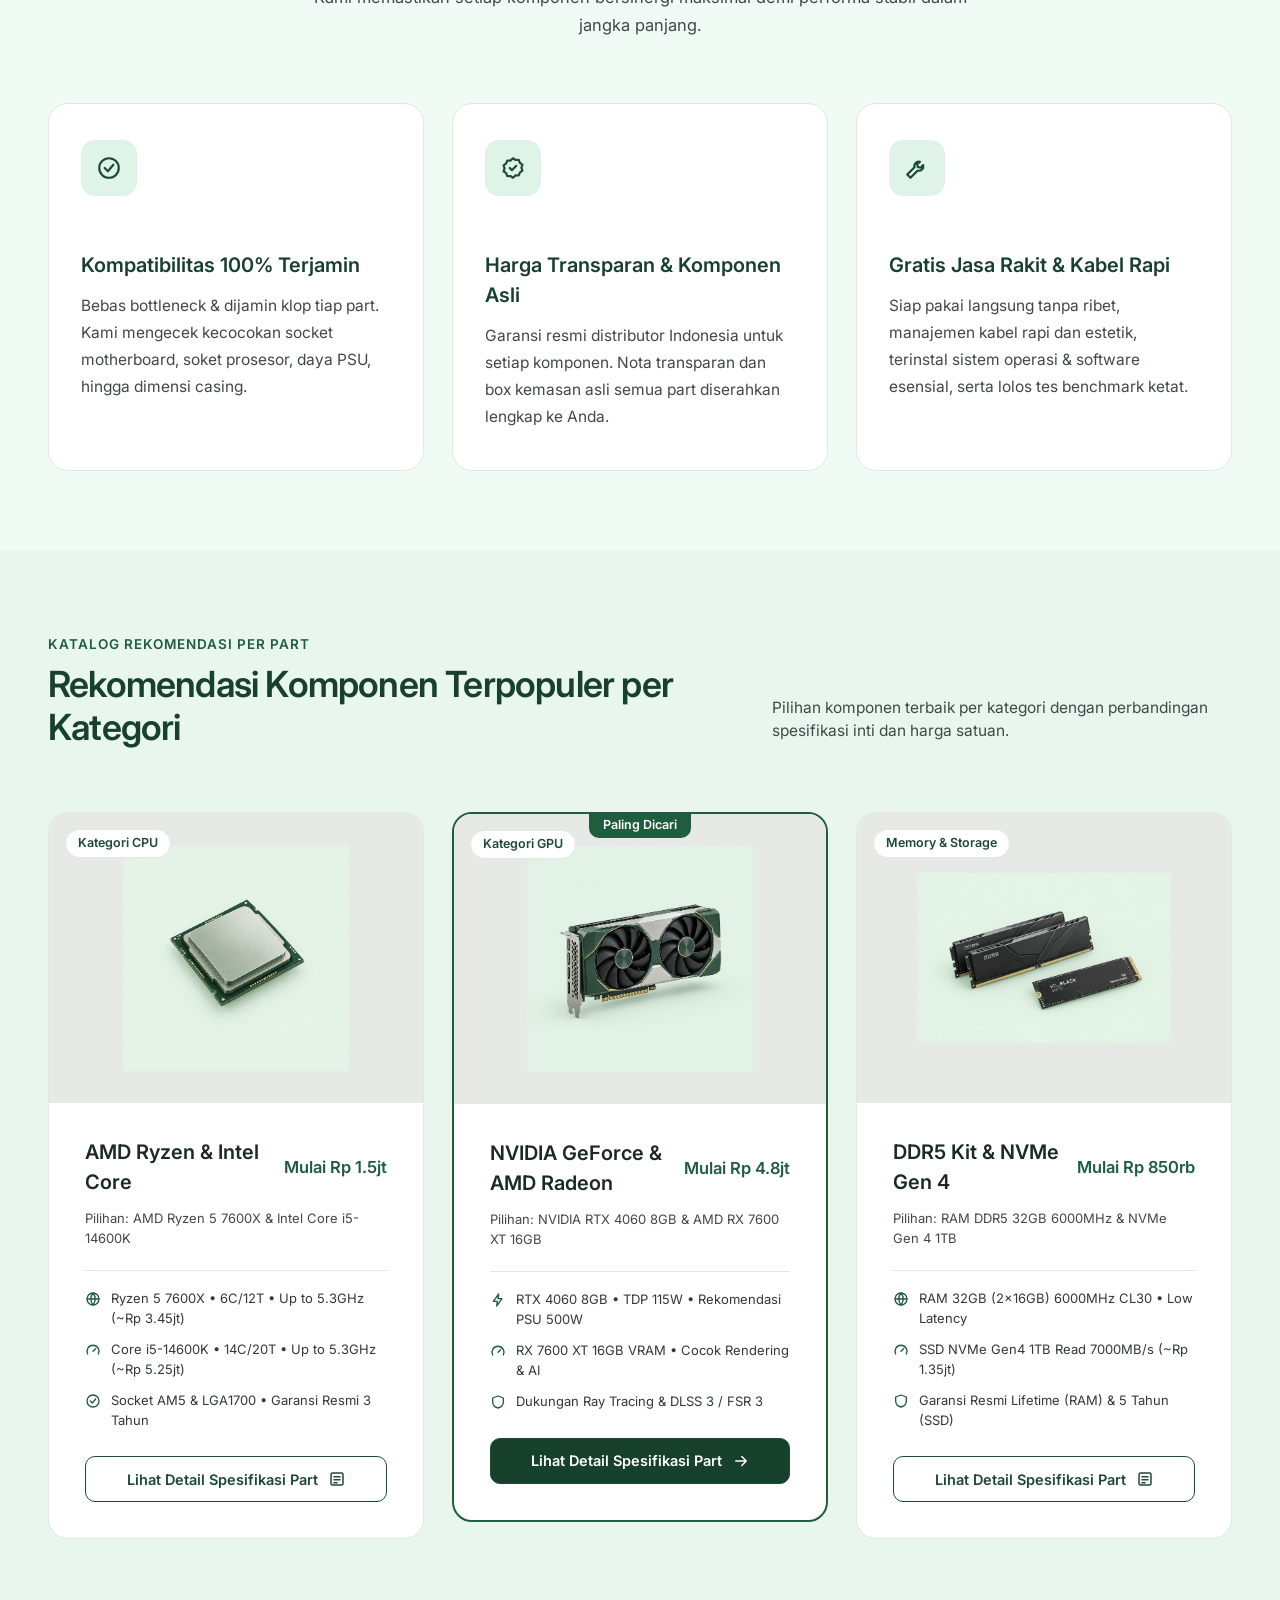
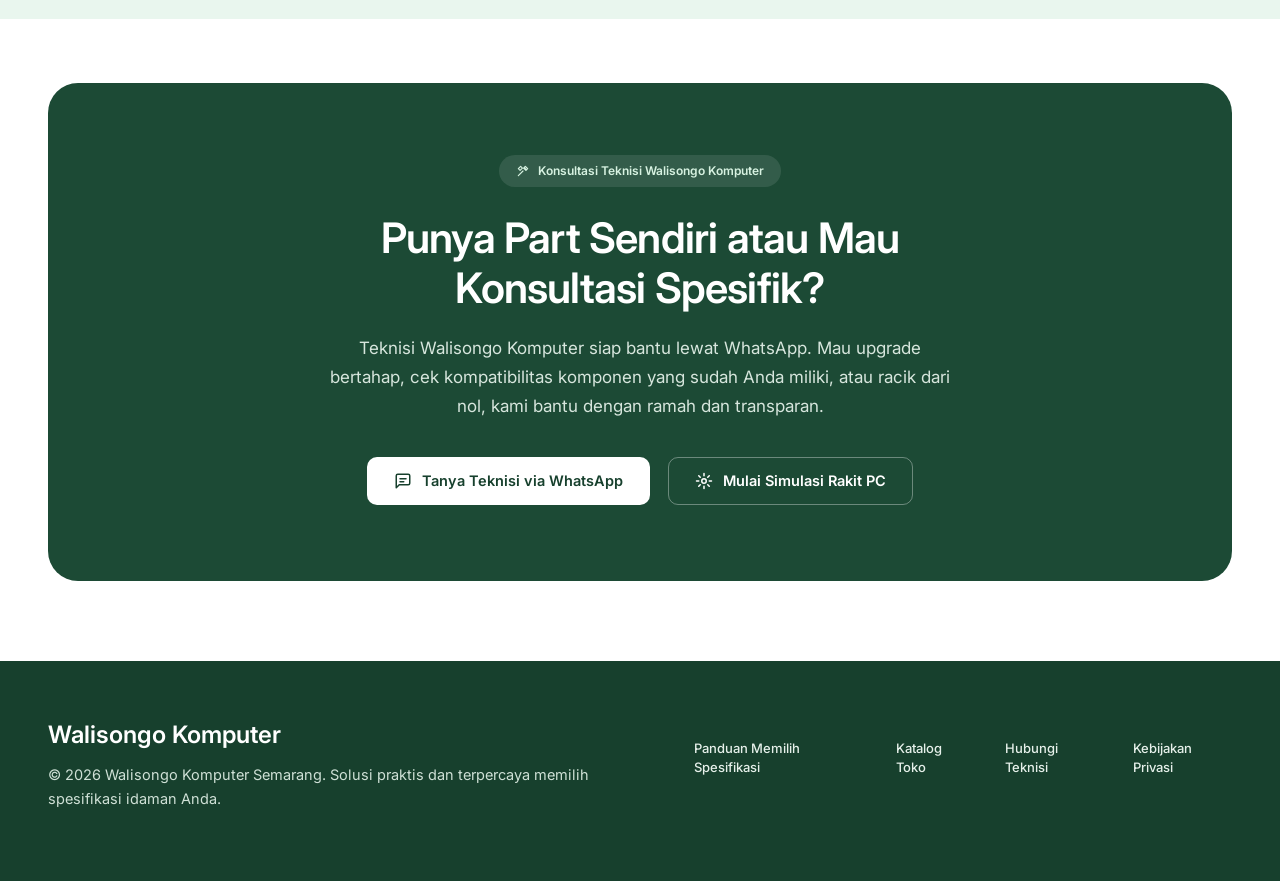
<file: landing-page.html>
<!DOCTYPE html>
<html lang="id">
<head>
  <meta charset="UTF-8">
  <meta name="viewport" content="width=device-width, initial-scale=1">
  <title>Walisongo Komputer</title>

  <link rel="icon" href="/assets/logo.png" type="image/png">

  <link rel="preconnect" href="https://fonts.googleapis.com">
  <link rel="preconnect" href="https://fonts.gstatic.com" crossorigin>
  <link href="https://fonts.googleapis.com/css2?family=Inter:wght@400;500;600;700&display=swap" rel="stylesheet">
  <link rel="stylesheet" href="style.css">
</head>

<body>

  <!-- Kumpulan simbol ikon -->
  <svg width="0" height="0" style="position:absolute">
    <defs>
      <symbol id="chat" viewBox="0 0 24 24">
        <path d="M21 15a2 2 0 0 1-2 2H7l-4 4V5a2 2 0 0 1 2-2h14a2 2 0 0 1 2 2z"/>
        <path d="M8 9h8M8 13h5"/>
      </symbol>

      <symbol id="arrow" viewBox="0 0 24 24">
        <path d="M5 12h14M13 6l6 6-6 6"/>
      </symbol>

      <symbol id="grid" viewBox="0 0 24 24">
        <rect x="4" y="4" width="6" height="6" rx="1"/>
        <rect x="14" y="4" width="6" height="6" rx="1"/>
        <rect x="4" y="14" width="6" height="6" rx="1"/>
        <rect x="14" y="14" width="6" height="6" rx="1"/>
      </symbol>

      <symbol id="shapes" viewBox="0 0 24 24">
        <path d="M12 3l4 7H8z"/>
        <rect x="3" y="14" width="7" height="7" rx="1"/>
        <circle cx="17.5" cy="17.5" r="3.5"/>
      </symbol>

      <symbol id="sliders" viewBox="0 0 24 24">
        <path d="M4 7h10M18 7h2M4 17h2M10 17h10M4 12h16"/>
        <circle cx="16" cy="7" r="2"/>
        <circle cx="8" cy="17" r="2"/>
      </symbol>

      <symbol id="checks" viewBox="0 0 24 24">
        <path d="M3 7l2 2 4-4M3 17l2 2 4-4M13 7h8M13 17h8"/>
      </symbol>

      <symbol id="ok" viewBox="0 0 24 24">
        <circle cx="12" cy="12" r="9"/>
        <path d="M8 12l3 3 5-6"/>
      </symbol>

      <symbol id="badge" viewBox="0 0 24 24">
        <path d="M12 3l2.4 1.6 2.9-.1 1 2.7 2.4 1.7-.9 2.8.9 2.8-2.4 1.7-1 2.7-2.9-.1L12 21l-2.4-1.6-2.9.1-1-2.7-2.4-1.7.9-2.8-.9-2.8 2.4-1.7 1-2.7 2.9.1z"/>
        <path d="M9 12l2 2 4-4"/>
      </symbol>

      <symbol id="wrench" viewBox="0 0 24 24">
        <path d="M14.7 6.3a4 4 0 0 0-5 5L3 18l3 3 6.7-6.7a4 4 0 0 0 5-5l-2.4 2.4-2.6-.6-.6-2.6z"/>
      </symbol>

      <symbol id="chip" viewBox="0 0 24 24">
        <circle cx="12" cy="12" r="9"/>
        <path d="M3 12h18M12 3a14 14 0 0 1 0 18M12 3a14 14 0 0 0 0 18"/>
      </symbol>

      <symbol id="gauge" viewBox="0 0 24 24">
        <path d="M4 18a9 9 0 1 1 16 0"/>
        <path d="M12 14l4-4"/>
      </symbol>

      <symbol id="bolt" viewBox="0 0 24 24">
        <path d="M13 3L5 14h6l-1 7 8-11h-6z"/>
      </symbol>

      <symbol id="shield" viewBox="0 0 24 24">
        <path d="M12 3l8 3v6c0 5-3.5 8-8 9-4.5-1-8-4-8-9V6z"/>
      </symbol>

      <symbol id="doc" viewBox="0 0 24 24">
        <rect x="4" y="4" width="16" height="16" rx="2"/>
        <path d="M8 9h8M8 13h8M8 17h4"/>
      </symbol>

      <symbol id="tools" viewBox="0 0 24 24">
        <path d="M14 6l4 4M4 20l8-8M16 4l4 4-3 3-4-4zM4 8l4-4 3 3-4 4z"/>
      </symbol>

      <symbol id="cog" viewBox="0 0 24 24">
        <circle cx="12" cy="12" r="3"/>
        <path d="M12 2v3M12 19v3M2 12h3M19 12h3M5 5l2 2M17 17l2 2M19 5l-2 2M7 17l-2 2"/>
      </symbol>
    </defs>
  </svg>

  <!-- NAVBAR -->
  <header>
    <div class="wrap">

      <a href="#" class="logo">
        <img src="assets/logo.png" alt="Logo Walisongo Komputer">
      </a>

      <nav>
        <a href="#" class="on">Beranda</a>
        <a href="panduan.html">Rekomendasi Rakit PC</a>
        <a href="katalog.html">Katalog Komponen</a>
        <a href="bantuan.html">Bantuan &amp; Kontak</a>
      </nav>

      <a href="bantuan.html" class="btn dark">
        <svg class="i"><use href="#chat"/></svg>
        Tanya Teknisi
      </a>

    </div>
  </header>

  <main>

    <!-- HERO -->
    <div class="hero" id="rekomendasi">

      <img src="assets/background.png" alt="" class="hero-bg">

      <div class="wrap">

        <span class="pill">Rekomendasi Spesifikasi Komputer</span>

        <h1>Cari &amp; Pilih Komponen PC Terbaik Sesuai Kebutuhan Anda</h1>

        <p>
          Bingung pilih Processor apa yang cocok, berapa kapasitasi RAM yang pas,
          atau tipe VGA yang tepat tanpa bottleneck? Temukan rekomendasi per
          komponen terbaik sesuai budget dan beban kerja Anda.
        </p>

        <div class="cta">
          <a href="panduan.html" class="btn dark">
            Cari Rekomendasi Part
            <svg class="i"><use href="#arrow"/></svg>
          </a>

          <a href="katalog.html" class="btn out">
            <svg class="i"><use href="#grid"/></svg>
            Jelajahi Panduan Komponen
          </a>
        </div>

        <div class="stats">
          <div>
            <b>100%</b>
            <span>Garansi Resmi Tiap Part</span>
          </div>

          <div>
            <b>Spesifik</b>
            <span>Rekomendasi Satuan</span>
          </div>

          <div>
            <b>Bebas Bottleneck</b>
            <span>Kesesuaian Antar Part</span>
          </div>
        </div>

      </div>
    </div>

    <!-- LANGKAH PENGGUNAAN -->
    <section class="steps">
      <div class="wrap c">

        <span class="eyebrow">Sangat mudah &amp; cepat</span>

        <h2>Hanya 3 Langkah Mudah Menemukan Komponen Tepat</h2>

        <p class="sub">
          Tidak perlu pusing membaca tabel spesifikasi yang rumit.
          Kami bantu pilihkan konfigurasi part yang paling pas dan bebas bottleneck.
        </p>

        <div class="grid3">

          <div class="card step">
            <div class="ico">
              <svg class="i"><use href="#shapes"/></svg>
            </div>

            <span class="eyebrow">Langkah 1</span>
            <h3>Pilih Kebutuhan &amp; Target Kerja</h3>

            <p>
              Tentukan beban software utama: Gaming kompetitif/AAA,
              Render 3D &amp; Arsitektur, Desain Grafis &amp; Video Editing,
              atau Office &amp; Kasir.
            </p>
          </div>

          <div class="card step">
            <div class="ico">
              <svg class="i"><use href="#sliders"/></svg>
            </div>

            <span class="eyebrow">Langkah 2</span>
            <h3>Tentukan Komponen yang Ingin Dicari</h3>

            <p>
              Bisa konsultasi per Processor &amp; VGA saja, upgrade RAM &amp; SSD,
              atau rekomendasi komponen komplit dari nol.
            </p>
          </div>

          <div class="card step">
            <div class="ico hl">
              <svg class="i"><use href="#checks"/></svg>
            </div>

            <span class="eyebrow">Langkah 3</span>
            <h3>Dapatkan Rekomendasi Part Spesifik</h3>

            <p>
              Disertai analisis kecocokan socket motherboard, efisiensi daya PSU,
              estimasi harga satuan transparan, dan jaminan kompatibilitas 100%.
            </p>
          </div>

        </div>
      </div>
    </section>

    <!-- KEUNGGULAN -->
    <section class="why">
      <div class="wrap c">

        <span class="eyebrow">Mengapa memilih kami?</span>

        <h2>Pengalaman Merakit PC yang Tenang, Amanah &amp; Profesional</h2>

        <p class="sub">
          Kami memastikan setiap komponen bersinergi maksimal demi performa stabil
          dalam jangka panjang.
        </p>

        <div class="grid3" style="text-align:left">

          <div class="card feat">
            <div class="ico">
              <svg class="i"><use href="#ok"/></svg>
            </div>

            <h3>Kompatibilitas 100% Terjamin</h3>

            <p>
              Bebas bottleneck &amp; dijamin klop tiap part. Kami mengecek
              kecocokan socket motherboard, soket prosesor, daya PSU,
              hingga dimensi casing.
            </p>
          </div>

          <div class="card feat">
            <div class="ico">
              <svg class="i"><use href="#badge"/></svg>
            </div>

            <h3>Harga Transparan &amp; Komponen Asli</h3>

            <p>
              Garansi resmi distributor Indonesia untuk setiap komponen.
              Nota transparan dan box kemasan asli semua part diserahkan
              lengkap ke Anda.
            </p>
          </div>

          <div class="card feat">
            <div class="ico">
              <svg class="i"><use href="#wrench"/></svg>
            </div>

            <h3>Gratis Jasa Rakit &amp; Kabel Rapi</h3>

            <p>
              Siap pakai langsung tanpa ribet, manajemen kabel rapi dan estetik,
              terinstal sistem operasi &amp; software esensial, serta lolos
              tes benchmark ketat.
            </p>
          </div>

        </div>
      </div>
    </section>

    <!-- KATALOG KOMPONEN -->
    <section class="cat" id="katalog">
      <div class="wrap">

        <div class="cat-h">
          <div>
            <span class="eyebrow">Katalog rekomendasi per part</span>
            <h2>Rekomendasi Komponen Terpopuler per Kategori</h2>
          </div>

          <p>
            Pilihan komponen terbaik per kategori dengan perbandingan
            spesifikasi inti dan harga satuan.
          </p>
        </div>

        <div class="grid3 prods">

          <!-- PROCESSOR -->
          <article class="card prod">
            <div class="pimg">
              <span class="badge">Kategori CPU</span>
              <img src="assets/prosesor.png" alt="Processor">
            </div>

            <div class="pbody">
              <div class="ph">
                <h3>AMD Ryzen &amp; Intel Core</h3>
                <em>Mulai Rp 1.5jt</em>
              </div>

              <p class="pick">
                Pilihan: AMD Ryzen 5 7600X &amp; Intel Core i5-14600K
              </p>

              <ul>
                <li>
                  <svg class="i"><use href="#chip"/></svg>
                  Ryzen 5 7600X • 6C/12T • Up to 5.3GHz (~Rp 3.45jt)
                </li>

                <li>
                  <svg class="i"><use href="#gauge"/></svg>
                  Core i5-14600K • 14C/20T • Up to 5.3GHz (~Rp 5.25jt)
                </li>

                <li>
                  <svg class="i"><use href="#ok"/></svg>
                  Socket AM5 &amp; LGA1700 • Garansi Resmi 3 Tahun
                </li>
              </ul>

              <a href="#" class="btn">
                Lihat Detail Spesifikasi Part
                <svg class="i"><use href="#doc"/></svg>
              </a>
            </div>
          </article>

          <!-- VGA -->
          <article class="card prod top">
            <span class="tag-top">Paling Dicari</span>

            <div class="pimg">
              <span class="badge">Kategori GPU</span>
              <img src="assets/gpu.png" alt="VGA">
            </div>

            <div class="pbody">
              <div class="ph">
                <h3>NVIDIA GeForce &amp; AMD Radeon</h3>
                <em>Mulai Rp 4.8jt</em>
              </div>

              <p class="pick">
                Pilihan: NVIDIA RTX 4060 8GB &amp; AMD RX 7600 XT 16GB
              </p>

              <ul>
                <li>
                  <svg class="i"><use href="#bolt"/></svg>
                  RTX 4060 8GB • TDP 115W • Rekomendasi PSU 500W
                </li>

                <li>
                  <svg class="i"><use href="#gauge"/></svg>
                  RX 7600 XT 16GB VRAM • Cocok Rendering &amp; AI
                </li>

                <li>
                  <svg class="i"><use href="#shield"/></svg>
                  Dukungan Ray Tracing &amp; DLSS 3 / FSR 3
                </li>
              </ul>

              <a href="#" class="btn">
                Lihat Detail Spesifikasi Part
                <svg class="i"><use href="#arrow"/></svg>
              </a>
            </div>
          </article>

          <!-- RAM DAN SSD -->
          <article class="card prod">
            <div class="pimg">
              <span class="badge">Memory &amp; Storage</span>
              <img src="assets/memori.png" alt="RAM dan SSD">
            </div>

            <div class="pbody">
              <div class="ph">
                <h3>DDR5 Kit &amp; NVMe Gen 4</h3>
                <em>Mulai Rp 850rb</em>
              </div>

              <p class="pick">
                Pilihan: RAM DDR5 32GB 6000MHz &amp; NVMe Gen 4 1TB
              </p>

              <ul>
                <li>
                  <svg class="i"><use href="#chip"/></svg>
                  RAM 32GB (2×16GB) 6000MHz CL30 • Low Latency
                </li>

                <li>
                  <svg class="i"><use href="#gauge"/></svg>
                  SSD NVMe Gen4 1TB Read 7000MB/s (~Rp 1.35jt)
                </li>

                <li>
                  <svg class="i"><use href="#shield"/></svg>
                  Garansi Resmi Lifetime (RAM) &amp; 5 Tahun (SSD)
                </li>
              </ul>

              <a href="#" class="btn">
                Lihat Detail Spesifikasi Part
                <svg class="i"><use href="#doc"/></svg>
              </a>
            </div>
          </article>

        </div>
      </div>
    </section>

    <!-- KONTAK -->
    <section class="cta-s" id="kontak">
      <div class="wrap">
        <div class="box">

          <span class="pill">
            <svg class="i"><use href="#tools"/></svg>
            Konsultasi Teknisi Walisongo Komputer
          </span>

          <h2>Punya Part Sendiri atau Mau Konsultasi Spesifik?</h2>

          <p>
            Teknisi Walisongo Komputer siap bantu lewat WhatsApp.
            Mau upgrade bertahap, cek kompatibilitas komponen yang sudah
            Anda miliki, atau racik dari nol, kami bantu dengan ramah
            dan transparan.
          </p>

          <div class="cta">
            <a href="#" class="btn white">
              <svg class="i"><use href="#chat"/></svg>
              Tanya Teknisi via WhatsApp
            </a>

            <a href="panduan.html" class="btn line">
              <svg class="i"><use href="#cog"/></svg>
              Mulai Simulasi Rakit PC
            </a>
          </div>

        </div>
      </div>
    </section>

  </main>

  <!-- FOOTER -->
  <footer>
    <div class="wrap">

      <div>
        <b>Walisongo Komputer</b>
        <p>
          © 2026 Walisongo Komputer Semarang. Solusi praktis dan terpercaya
          memilih spesifikasi idaman Anda.
        </p>
      </div>

      <nav>
        <a href="#">Panduan Memilih Spesifikasi</a>
        <a href="katalog.html">Katalog Toko</a>
        <a href="bantuan.html">Hubungi Teknisi</a>
        <a href="#">Kebijakan Privasi</a>
      </nav>

    </div>
  </footer>

</body>
</html>
</file>
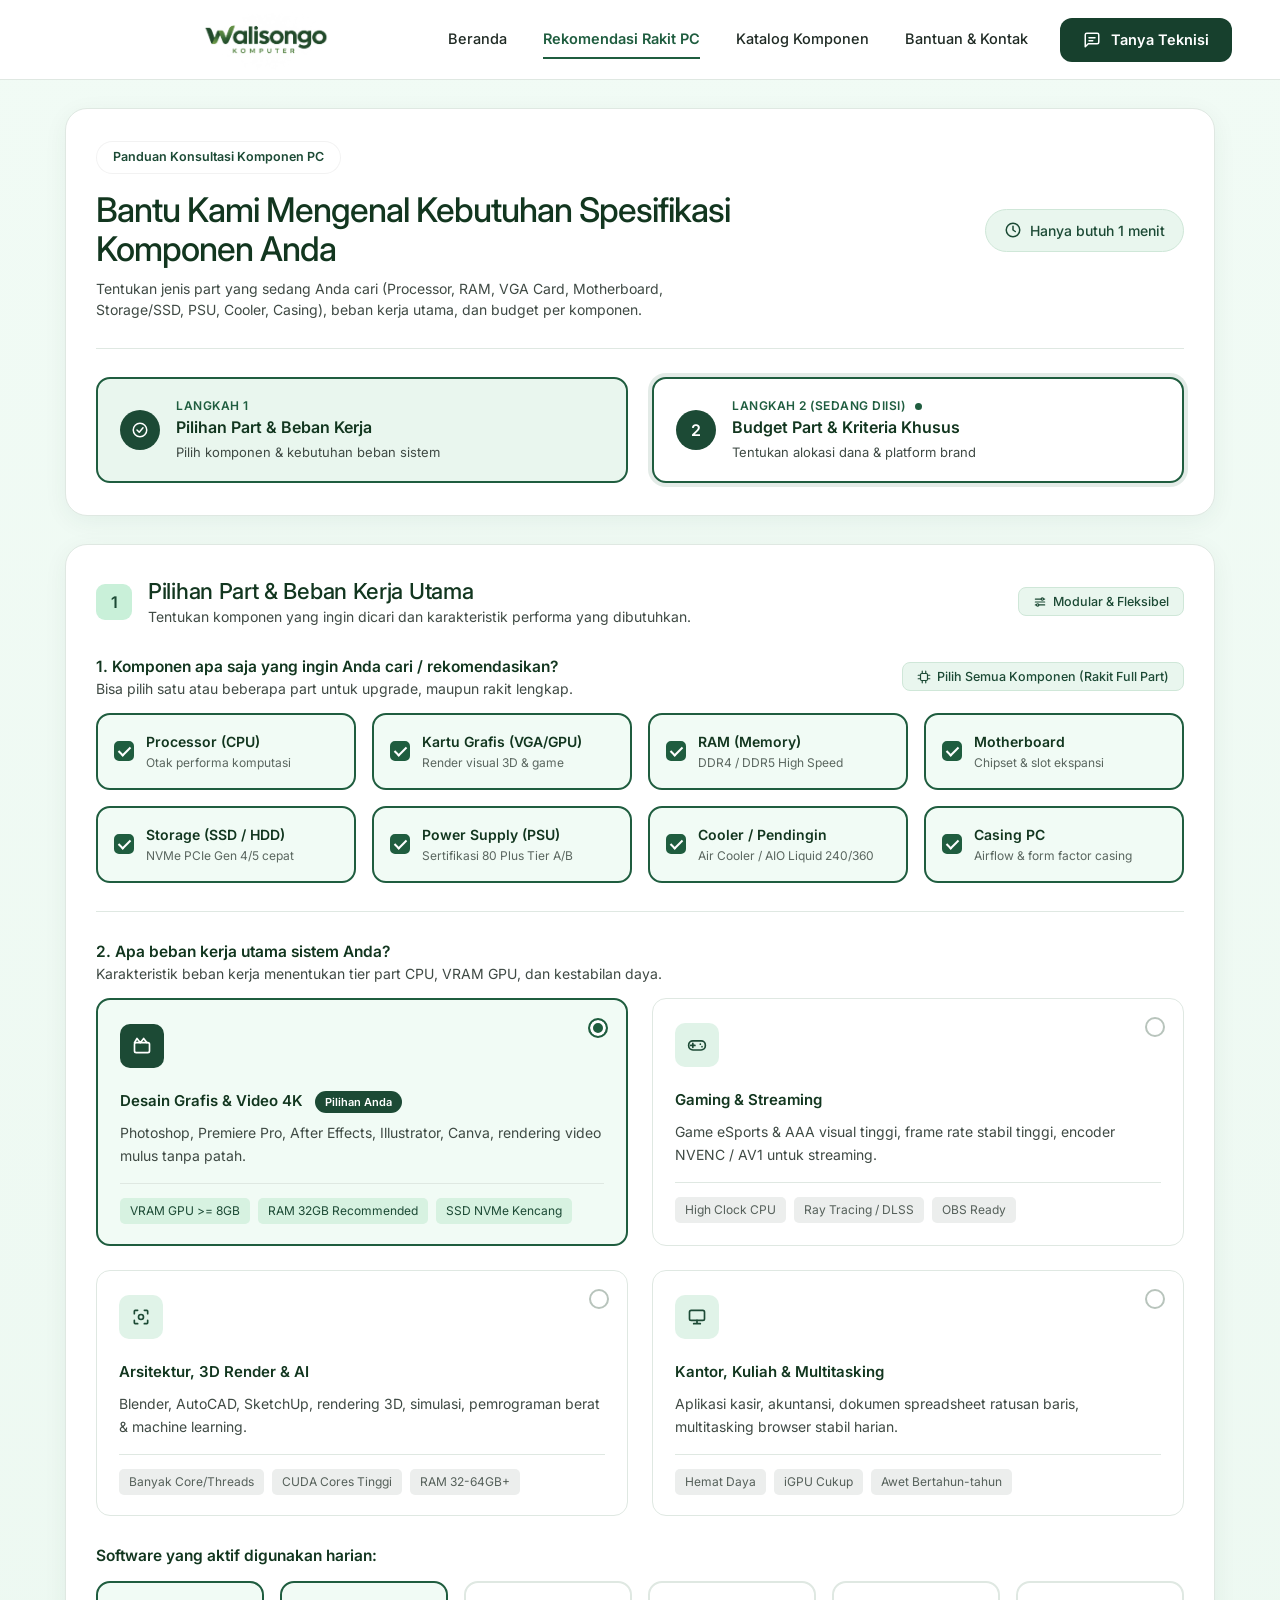
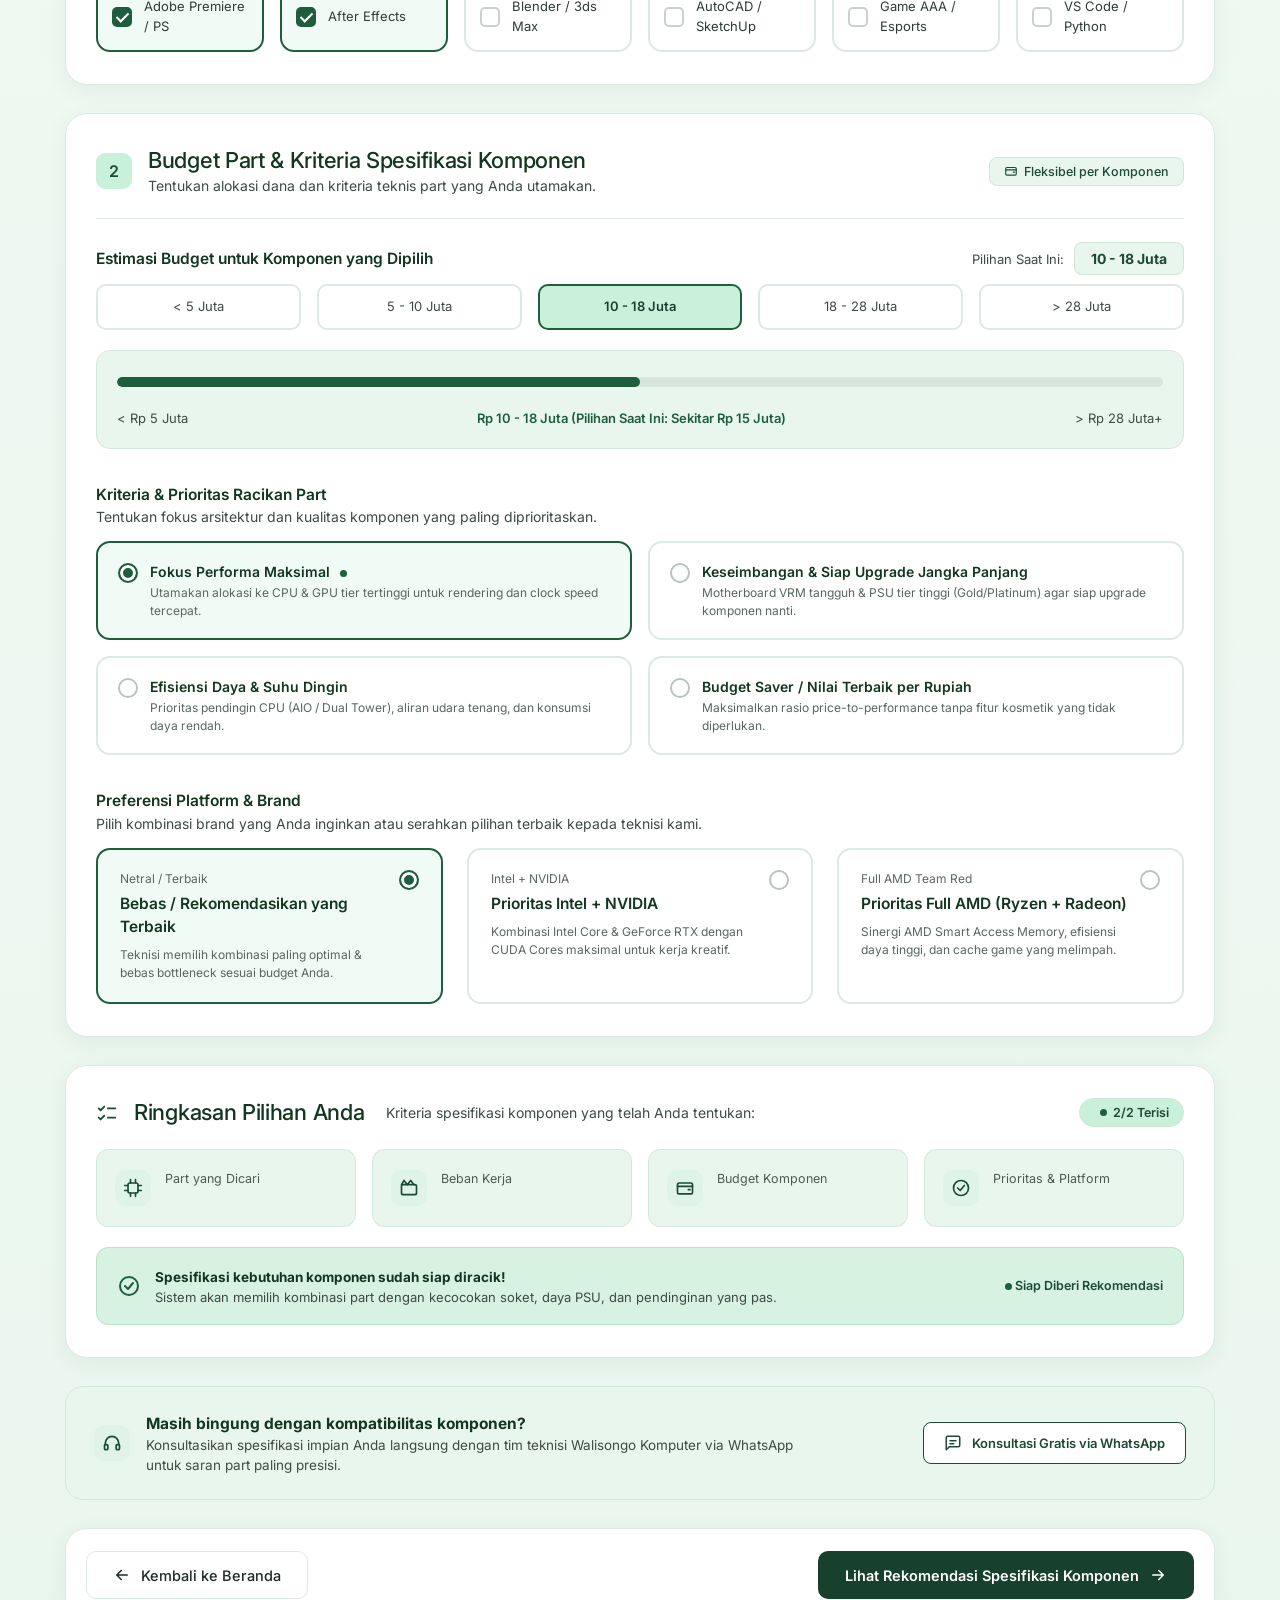
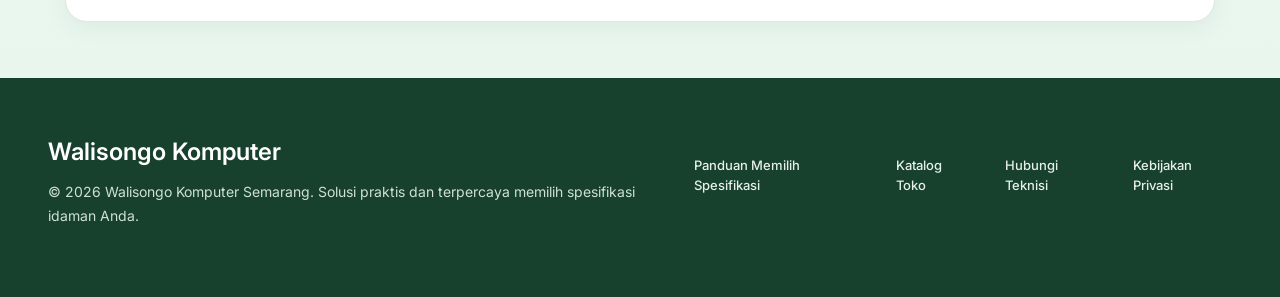
<file: panduan.html>
<!DOCTYPE html>
<html lang="id">

<head>
    <meta charset="UTF-8">
    <meta name="viewport" content="width=device-width, initial-scale=1">

    <title>Walisongo Komputer | Panduan Konsultasi Komponen PC</title>

    <link rel="icon" href="/assets/logo.png" type="image/png">

    <link rel="preconnect" href="https://fonts.googleapis.com">
    <link rel="preconnect" href="https://fonts.gstatic.com" crossorigin>

    <link
        href="https://fonts.googleapis.com/css2?family=Inter:wght@400;500;600;700&display=swap"
        rel="stylesheet"
    >

    <link rel="stylesheet" href="style.css">
</head>

<body class="pd-body">

    <!-- KUMPULAN IKON SVG -->
    <svg width="0" height="0" style="position: absolute;">
        <defs>
            <symbol id="chat" viewBox="0 0 24 24">
                <path d="M21 15a2 2 0 0 1-2 2H7l-4 4V5a2 2 0 0 1 2-2h14a2 2 0 0 1 2 2z"/>
                <path d="M8 9h8M8 13h5"/>
            </symbol>

            <symbol id="arrow" viewBox="0 0 24 24">
                <path d="M5 12h14M13 6l6 6-6 6"/>
            </symbol>

            <symbol id="ok" viewBox="0 0 24 24">
                <circle cx="12" cy="12" r="9"/>
                <path d="M8 12l3 3 5-6"/>
            </symbol>

            <symbol id="clock" viewBox="0 0 24 24">
                <circle cx="12" cy="12" r="9"/>
                <path d="M12 7v5l3 2"/>
            </symbol>

            <symbol id="sliders" viewBox="0 0 24 24">
                <path d="M4 7h10M18 7h2M4 17h2M10 17h10M4 12h16"/>
                <circle cx="16" cy="7" r="2"/>
                <circle cx="8" cy="17" r="2"/>
            </symbol>

            <symbol id="chip" viewBox="0 0 24 24">
                <rect x="6" y="6" width="12" height="12" rx="2"/>
                <path d="M9 2v4M15 2v4M9 18v4M15 18v4M2 9h4M2 15h4M18 9h4M18 15h4"/>
            </symbol>

            <symbol id="wallet" viewBox="0 0 24 24">
                <rect x="3" y="6" width="18" height="13" rx="2"/>
                <path d="M3 10h18M16 14h2"/>
            </symbol>

            <symbol id="film" viewBox="0 0 24 24">
                <rect x="3" y="8" width="18" height="12" rx="2"/>
                <path d="M3 8l3-5 4 5 4-5 4 5"/>
            </symbol>

            <symbol id="game" viewBox="0 0 24 24">
                <rect x="2" y="7" width="20" height="11" rx="5"/>
                <path d="M7 10v5M4.500 12.500h5M16 11h.01M18 14h.01"/>
            </symbol>

            <symbol id="scan" viewBox="0 0 24 24">
                <path d="M4 8V5a1 1 0 0 1 1-1h3M16 4h3a1 1 0 0 1 1 1v3M20 16v3a1 1 0 0 1-1 1h-3M8 20H5a1 1 0 0 1-1-1v-3"/>
                <circle cx="12" cy="12" r="3"/>
            </symbol>

            <symbol id="monitor" viewBox="0 0 24 24">
                <rect x="3" y="4" width="18" height="12" rx="2"/>
                <path d="M8 20h8M12 16v4"/>
            </symbol>

            <symbol id="headset" viewBox="0 0 24 24">
                <path d="M4 14v-2a8 8 0 0 1 16 0v2"/>
                <rect x="3" y="14" width="4" height="6" rx="1"/>
                <rect x="17" y="14" width="4" height="6" rx="1"/>
            </symbol>

            <symbol id="list" viewBox="0 0 24 24">
                <path d="M3 7l2 2 4-4M3 17l2 2 4-4M13 7h8M13 17h8"/>
            </symbol>
        </defs>
    </svg>


    <!-- HEADER -->
    <header>
        <div class="wrap">

            <a href="index.html" class="logo">
                <img src="assets/logo.png" alt="Logo Walisongo Komputer">
            </a>

            <nav>
                <a href="index.html">Beranda</a>
                <a href="panduan.html" class="on">Rekomendasi Rakit PC</a>
                <a href="katalog.html">Katalog Komponen</a>
                <a href="bantuan.html">Bantuan &amp; Kontak</a>
            </nav>

            <a href="bantuan.html" class="btn dark">
                <svg class="i">
                    <use href="#chat"/>
                </svg>
                Tanya Teknisi
            </a>

        </div>
    </header>


    <!-- KONTEN UTAMA -->
    <main class="pd-main">

        <!-- JUDUL DAN STEPPER -->
        <div class="pd-panel">

            <div class="pd-head">
                <div>
                    <span class="pill">
                        Panduan Konsultasi Komponen PC
                    </span>

                    <h1>
                        Bantu Kami Mengenal Kebutuhan Spesifikasi Komponen Anda
                    </h1>

                    <p>
                        Tentukan jenis part yang sedang Anda cari (Processor,
                        RAM, VGA Card, Motherboard, Storage/SSD, PSU, Cooler,
                        Casing), beban kerja utama, dan budget per komponen.
                    </p>
                </div>

                <span class="pd-badge">
                    <svg class="i">
                        <use href="#clock"/>
                    </svg>
                    Hanya butuh 1 menit
                </span>
            </div>

            <div class="pd-steps">

                <div class="pd-step">
                    <i>
                        <svg class="i">
                            <use href="#ok"/>
                        </svg>
                    </i>

                    <div>
                        <small>Langkah 1</small>
                        <b>Pilihan Part &amp; Beban Kerja</b>
                        <span>Pilih komponen &amp; kebutuhan beban sistem</span>
                    </div>
                </div>

                <div class="pd-step now">
                    <i>2</i>

                    <div>
                        <small>
                            Langkah 2 (Sedang diisi)
                            <u class="pd-dot"></u>
                        </small>

                        <b>Budget Part &amp; Kriteria Khusus</b>
                        <span>Tentukan alokasi dana &amp; platform brand</span>
                    </div>
                </div>

            </div>
        </div>


        <!-- LANGKAH 1: PILIHAN PART DAN BEBAN KERJA -->
        <div class="pd-panel">

            <div class="pd-sh">
                <span class="pd-num">1</span>

                <div>
                    <h2>Pilihan Part &amp; Beban Kerja Utama</h2>
                    <p>
                        Tentukan komponen yang ingin dicari dan karakteristik
                        performa yang dibutuhkan.
                    </p>
                </div>

                <span class="pd-tag">
                    <svg class="i">
                        <use href="#sliders"/>
                    </svg>
                    Modular &amp; Fleksibel
                </span>
            </div>


            <!-- PILIH KOMPONEN -->
            <div class="pd-q">
                <div>
                    <h3>
                        1. Komponen apa saja yang ingin Anda cari /
                        rekomendasikan?
                    </h3>

                    <p>
                        Bisa pilih satu atau beberapa part untuk upgrade,
                        maupun rakit lengkap.
                    </p>
                </div>

                <button type="button" id="all" class="pd-tag pd-btn">
                    <svg class="i">
                        <use href="#chip"/>
                    </svg>
                    Pilih Semua Komponen (Rakit Full Part)
                </button>
            </div>

            <div class="pd-g4">

                <label class="pd-opt">
                    <input type="checkbox" name="part" data-s="CPU" checked>
                    <span class="pd-ck"></span>
                    <span>
                        <b>Processor (CPU)</b>
                        <small>Otak performa komputasi</small>
                    </span>
                </label>

                <label class="pd-opt">
                    <input type="checkbox" name="part" data-s="VGA" checked>
                    <span class="pd-ck"></span>
                    <span>
                        <b>Kartu Grafis (VGA/GPU)</b>
                        <small>Render visual 3D &amp; game</small>
                    </span>
                </label>

                <label class="pd-opt">
                    <input type="checkbox" name="part" data-s="RAM" checked>
                    <span class="pd-ck"></span>
                    <span>
                        <b>RAM (Memory)</b>
                        <small>DDR4 / DDR5 High Speed</small>
                    </span>
                </label>

                <label class="pd-opt">
                    <input type="checkbox" name="part" data-s="Mobo" checked>
                    <span class="pd-ck"></span>
                    <span>
                        <b>Motherboard</b>
                        <small>Chipset &amp; slot ekspansi</small>
                    </span>
                </label>

                <label class="pd-opt">
                    <input type="checkbox" name="part" data-s="SSD" checked>
                    <span class="pd-ck"></span>
                    <span>
                        <b>Storage (SSD / HDD)</b>
                        <small>NVMe PCIe Gen 4/5 cepat</small>
                    </span>
                </label>

                <label class="pd-opt">
                    <input type="checkbox" name="part" data-s="PSU" checked>
                    <span class="pd-ck"></span>
                    <span>
                        <b>Power Supply (PSU)</b>
                        <small>Sertifikasi 80 Plus Tier A/B</small>
                    </span>
                </label>

                <label class="pd-opt">
                    <input type="checkbox" name="part" data-s="Cooler" checked>
                    <span class="pd-ck"></span>
                    <span>
                        <b>Cooler / Pendingin</b>
                        <small>Air Cooler / AIO Liquid 240/360</small>
                    </span>
                </label>

                <label class="pd-opt">
                    <input type="checkbox" name="part" data-s="Casing" checked>
                    <span class="pd-ck"></span>
                    <span>
                        <b>Casing PC</b>
                        <small>Airflow &amp; form factor casing</small>
                    </span>
                </label>

            </div>


            <hr class="pd-hr">


            <!-- BEBAN KERJA UTAMA -->
            <div class="pd-q">
                <div>
                    <h3>2. Apa beban kerja utama sistem Anda?</h3>
                    <p>
                        Karakteristik beban kerja menentukan tier part CPU,
                        VRAM GPU, dan kestabilan daya.
                    </p>
                </div>
            </div>

            <div class="pd-g2">

                <label class="pd-opt pd-work">
                    <input
                        type="radio"
                        name="work"
                        data-t="Desain Grafis &amp; Video 4K"
                        data-v="desain"
                        checked
                    >

                    <span class="pd-rd"></span>

                    <span class="pd-ic">
                        <svg class="i">
                            <use href="#film"/>
                        </svg>
                    </span>

                    <b>
                        Desain Grafis &amp; Video 4K
                        <em class="pd-me">Pilihan Anda</em>
                    </b>

                    <p>
                        Photoshop, Premiere Pro, After Effects, Illustrator,
                        Canva, rendering video mulus tanpa patah.
                    </p>

                    <span class="pd-tags">
                        <span>VRAM GPU &gt;= 8GB</span>
                        <span>RAM 32GB Recommended</span>
                        <span>SSD NVMe Kencang</span>
                    </span>
                </label>


                <label class="pd-opt pd-work">
                    <input
                        type="radio"
                        name="work"
                        data-t="Gaming &amp; Streaming"
                        data-v="gaming"
                    >

                    <span class="pd-rd"></span>

                    <span class="pd-ic">
                        <svg class="i">
                            <use href="#game"/>
                        </svg>
                    </span>

                    <b>Gaming &amp; Streaming</b>

                    <p>
                        Game eSports &amp; AAA visual tinggi, frame rate
                        stabil tinggi, encoder NVENC / AV1 untuk streaming.
                    </p>

                    <span class="pd-tags">
                        <span>High Clock CPU</span>
                        <span>Ray Tracing / DLSS</span>
                        <span>OBS Ready</span>
                    </span>
                </label>


                <label class="pd-opt pd-work">
                    <input
                        type="radio"
                        name="work"
                        data-t="Arsitektur, 3D Render &amp; AI"
                        data-v="3d"
                    >

                    <span class="pd-rd"></span>

                    <span class="pd-ic">
                        <svg class="i">
                            <use href="#scan"/>
                        </svg>
                    </span>

                    <b>Arsitektur, 3D Render &amp; AI</b>

                    <p>
                        Blender, AutoCAD, SketchUp, rendering 3D, simulasi,
                        pemrograman berat &amp; machine learning.
                    </p>

                    <span class="pd-tags">
                        <span>Banyak Core/Threads</span>
                        <span>CUDA Cores Tinggi</span>
                        <span>RAM 32-64GB+</span>
                    </span>
                </label>


                <label class="pd-opt pd-work">
                    <input
                        type="radio"
                        name="work"
                        data-t="Kantor, Kuliah &amp; Multitasking"
                        data-v="kantor"
                    >

                    <span class="pd-rd"></span>

                    <span class="pd-ic">
                        <svg class="i">
                            <use href="#monitor"/>
                        </svg>
                    </span>

                    <b>Kantor, Kuliah &amp; Multitasking</b>

                    <p>
                        Aplikasi kasir, akuntansi, dokumen spreadsheet
                        ratusan baris, multitasking browser stabil harian.
                    </p>

                    <span class="pd-tags">
                        <span>Hemat Daya</span>
                        <span>iGPU Cukup</span>
                        <span>Awet Bertahun-tahun</span>
                    </span>
                </label>

            </div>


            <!-- SOFTWARE YANG DIGUNAKAN -->
            <div class="pd-q" style="margin-top: 28px;">
                <div>
                    <h3>Software yang aktif digunakan harian:</h3>
                </div>
            </div>

            <div class="pd-g6">

                <label class="pd-opt">
                    <input type="checkbox" name="sw" data-s="Premiere, PS" checked>
                    <span class="pd-ck"></span>
                    <span>Adobe Premiere / PS</span>
                </label>

                <label class="pd-opt">
                    <input type="checkbox" name="sw" data-s="After Effects" checked>
                    <span class="pd-ck"></span>
                    <span>After Effects</span>
                </label>

                <label class="pd-opt">
                    <input type="checkbox" name="sw" data-s="Blender, 3ds Max">
                    <span class="pd-ck"></span>
                    <span>Blender / 3ds Max</span>
                </label>

                <label class="pd-opt">
                    <input type="checkbox" name="sw" data-s="AutoCAD, SketchUp">
                    <span class="pd-ck"></span>
                    <span>AutoCAD / SketchUp</span>
                </label>

                <label class="pd-opt">
                    <input type="checkbox" name="sw" data-s="Game AAA, Esports">
                    <span class="pd-ck"></span>
                    <span>Game AAA / Esports</span>
                </label>

                <label class="pd-opt">
                    <input type="checkbox" name="sw" data-s="VS Code, Python">
                    <span class="pd-ck"></span>
                    <span>VS Code / Python</span>
                </label>

            </div>

        </div>


        <!-- LANGKAH 2: BUDGET DAN KRITERIA -->
        <div class="pd-panel">

            <div class="pd-sh">
                <span class="pd-num">2</span>

                <div>
                    <h2>Budget Part &amp; Kriteria Spesifikasi Komponen</h2>
                    <p>
                        Tentukan alokasi dana dan kriteria teknis part
                        yang Anda utamakan.
                    </p>
                </div>

                <span class="pd-tag">
                    <svg class="i">
                        <use href="#wallet"/>
                    </svg>
                    Fleksibel per Komponen
                </span>
            </div>

            <hr class="pd-hr" style="margin-top: 22px;">


            <!-- PILIH BUDGET -->
            <div class="pd-q">
                <div>
                    <h3>Estimasi Budget untuk Komponen yang Dipilih</h3>
                </div>

                <span class="pd-cur">
                    Pilihan Saat Ini:
                    <b id="cur">10 - 18 Juta</b>
                </span>
            </div>

            <div class="pd-g5">

                <label class="pd-chip">
                    <input
                        type="radio"
                        name="budget"
                        data-t="&lt; 5 Juta"
                        data-mid="4"
                        data-pct="10"
                        data-v="lt5"
                    >
                    <span>&lt; 5 Juta</span>
                </label>

                <label class="pd-chip">
                    <input
                        type="radio"
                        name="budget"
                        data-t="5 - 10 Juta"
                        data-mid="8"
                        data-pct="30"
                        data-v="5-10"
                    >
                    <span>5 - 10 Juta</span>
                </label>

                <label class="pd-chip">
                    <input
                        type="radio"
                        name="budget"
                        data-t="10 - 18 Juta"
                        data-mid="15"
                        data-pct="50"
                        data-v="10-18"
                        checked
                    >
                    <span>10 - 18 Juta</span>
                </label>

                <label class="pd-chip">
                    <input
                        type="radio"
                        name="budget"
                        data-t="18 - 28 Juta"
                        data-mid="23"
                        data-pct="70"
                        data-v="18-28"
                    >
                    <span>18 - 28 Juta</span>
                </label>

                <label class="pd-chip">
                    <input
                        type="radio"
                        name="budget"
                        data-t="&gt; 28 Juta"
                        data-mid="30"
                        data-pct="90"
                        data-v="gt28"
                    >
                    <span>&gt; 28 Juta</span>
                </label>

            </div>

            <div class="pd-range">
                <div class="pd-track">
                    <i id="fill"></i>
                </div>

                <div class="pd-rl">
                    <span>&lt; Rp 5 Juta</span>

                    <b id="rangeMid">
                        Rp 10 - 18 Juta (Pilihan Saat Ini: Sekitar Rp 15 Juta)
                    </b>

                    <span>&gt; Rp 28 Juta+</span>
                </div>
            </div>


            <!-- PRIORITAS RACIKAN -->
            <div class="pd-q" style="margin-top: 34px;">
                <div>
                    <h3>Kriteria &amp; Prioritas Racikan Part</h3>
                    <p>
                        Tentukan fokus arsitektur dan kualitas komponen
                        yang paling diprioritaskan.
                    </p>
                </div>
            </div>

            <div class="pd-g2 pd-sm">

                <label class="pd-opt">
                    <input
                        type="radio"
                        name="prio"
                        data-t="Performa &amp; Kompatibilitas 100%"
                        data-v="performa"
                        checked
                    >

                    <span class="pd-rd"></span>

                    <span>
                        <b>
                            Fokus Performa Maksimal
                            <u class="pd-dot"></u>
                        </b>

                        <small>
                            Utamakan alokasi ke CPU &amp; GPU tier tertinggi
                            untuk rendering dan clock speed tercepat.
                        </small>
                    </span>
                </label>

                <label class="pd-opt">
                    <input
                        type="radio"
                        name="prio"
                        data-t="Siap Upgrade Jangka Panjang"
                        data-v="upgrade"
                    >

                    <span class="pd-rd"></span>

                    <span>
                        <b>Keseimbangan &amp; Siap Upgrade Jangka Panjang</b>
                        <small>
                            Motherboard VRM tangguh &amp; PSU tier tinggi
                            (Gold/Platinum) agar siap upgrade komponen nanti.
                        </small>
                    </span>
                </label>

                <label class="pd-opt">
                    <input
                        type="radio"
                        name="prio"
                        data-t="Efisiensi Daya &amp; Suhu Dingin"
                        data-v="efisien"
                    >

                    <span class="pd-rd"></span>

                    <span>
                        <b>Efisiensi Daya &amp; Suhu Dingin</b>
                        <small>
                            Prioritas pendingin CPU (AIO / Dual Tower),
                            aliran udara tenang, dan konsumsi daya rendah.
                        </small>
                    </span>
                </label>

                <label class="pd-opt">
                    <input
                        type="radio"
                        name="prio"
                        data-t="Budget Saver (Nilai Terbaik)"
                        data-v="hemat"
                    >

                    <span class="pd-rd"></span>

                    <span>
                        <b>Budget Saver / Nilai Terbaik per Rupiah</b>
                        <small>
                            Maksimalkan rasio price-to-performance tanpa
                            fitur kosmetik yang tidak diperlukan.
                        </small>
                    </span>
                </label>

            </div>


            <!-- PREFERENSI BRAND -->
            <div class="pd-q" style="margin-top: 34px;">
                <div>
                    <h3>Preferensi Platform &amp; Brand</h3>
                    <p>
                        Pilih kombinasi brand yang Anda inginkan atau
                        serahkan pilihan terbaik kepada teknisi kami.
                    </p>
                </div>
            </div>

            <div class="pd-g3">

                <label class="pd-opt pd-brand">
                    <input
                        type="radio"
                        name="brand"
                        data-t="Rekomendasi Bebas Bottleneck"
                        data-v="bebas"
                        checked
                    >

                    <span class="pd-rd"></span>

                    <span>
                        <small>Netral / Terbaik</small>
                        <b>Bebas / Rekomendasikan yang Terbaik</b>
                        <small>
                            Teknisi memilih kombinasi paling optimal
                            &amp; bebas bottleneck sesuai budget Anda.
                        </small>
                    </span>
                </label>

                <label class="pd-opt pd-brand">
                    <input
                        type="radio"
                        name="brand"
                        data-t="Prioritas Intel + NVIDIA"
                        data-v="intel-nvidia"
                    >

                    <span class="pd-rd"></span>

                    <span>
                        <small>Intel + NVIDIA</small>
                        <b>Prioritas Intel + NVIDIA</b>
                        <small>
                            Kombinasi Intel Core &amp; GeForce RTX dengan
                            CUDA Cores maksimal untuk kerja kreatif.
                        </small>
                    </span>
                </label>

                <label class="pd-opt pd-brand">
                    <input
                        type="radio"
                        name="brand"
                        data-t="Prioritas Full AMD"
                        data-v="amd"
                    >

                    <span class="pd-rd"></span>

                    <span>
                        <small>Full AMD Team Red</small>
                        <b>Prioritas Full AMD (Ryzen + Radeon)</b>
                        <small>
                            Sinergi AMD Smart Access Memory, efisiensi daya
                            tinggi, dan cache game yang melimpah.
                        </small>
                    </span>
                </label>

            </div>

        </div>


        <!-- RINGKASAN PILIHAN -->
        <div class="pd-panel pd-sum">

            <div class="pd-sh">
                <svg
                    class="i"
                    style="width: 22px; height: 22px; color: var(--g800);"
                >
                    <use href="#list"/>
                </svg>

                <div class="pd-inl">
                    <h2>Ringkasan Pilihan Anda</h2>
                    <p>
                        Kriteria spesifikasi komponen yang telah Anda tentukan:
                    </p>
                </div>

                <span class="pd-tag pd-solid">
                    <u class="pd-dot"></u>
                    2/2 Terisi
                </span>
            </div>

            <div class="pd-g4 pd-cells">

                <div class="pd-cell">
                    <span class="pd-ic">
                        <svg class="i">
                            <use href="#chip"/>
                        </svg>
                    </span>

                    <div>
                        <small>Part yang Dicari</small>
                        <b id="sPart"></b>
                        <small id="sCount"></small>
                    </div>
                </div>

                <div class="pd-cell">
                    <span class="pd-ic">
                        <svg class="i">
                            <use href="#film"/>
                        </svg>
                    </span>

                    <div>
                        <small>Beban Kerja</small>
                        <b id="sWork"></b>
                        <small id="sSw"></small>
                    </div>
                </div>

                <div class="pd-cell">
                    <span class="pd-ic">
                        <svg class="i">
                            <use href="#wallet"/>
                        </svg>
                    </span>

                    <div>
                        <small>Budget Komponen</small>
                        <b id="sBud"></b>
                        <small id="sBudS"></small>
                    </div>
                </div>

                <div class="pd-cell">
                    <span class="pd-ic">
                        <svg class="i">
                            <use href="#ok"/>
                        </svg>
                    </span>

                    <div>
                        <small>Prioritas &amp; Platform</small>
                        <b id="sPrio"></b>
                        <small id="sBrand"></small>
                    </div>
                </div>

            </div>

            <div class="pd-ready">
                <svg class="i">
                    <use href="#ok"/>
                </svg>

                <div>
                    <b>
                        Spesifikasi kebutuhan komponen sudah siap diracik!
                    </b>

                    <p>
                        Sistem akan memilih kombinasi part dengan kecocokan
                        soket, daya PSU, dan pendinginan yang pas.
                    </p>
                </div>

                <span>
                    <u class="pd-dot"></u>
                    Siap Diberi Rekomendasi
                </span>
            </div>

        </div>


        <!-- BANTUAN DAN KONSULTASI -->
        <div class="pd-help">

            <span class="pd-ic">
                <svg class="i">
                    <use href="#headset"/>
                </svg>
            </span>

            <div>
                <b>
                    Masih bingung dengan kompatibilitas komponen?
                </b>

                <p>
                    Konsultasikan spesifikasi impian Anda langsung dengan
                    tim teknisi Walisongo Komputer via WhatsApp untuk
                    saran part paling presisi.
                </p>
            </div>

            <a href="#" class="btn pd-wa">
                <svg class="i">
                    <use href="#chat"/>
                </svg>
                Konsultasi Gratis via WhatsApp
            </a>

        </div>


        <!-- NAVIGASI BAWAH -->
        <div class="pd-panel pd-nav">

            <a href="index.html" class="btn pd-back">
                <svg class="i" style="transform: scaleX(-1);">
                    <use href="#arrow"/>
                </svg>
                Kembali ke Beranda
            </a>

            <a href="hasil-rekomendasi.html" id="go" class="btn dark">
                Lihat Rekomendasi Spesifikasi Komponen
                <svg class="i">
                    <use href="#arrow"/>
                </svg>
            </a>

        </div>

    </main>


    <!-- FOOTER -->
    <footer>
        <div class="wrap">

            <div>
                <b>Walisongo Komputer</b>

                <p>
                    © 2026 Walisongo Komputer Semarang. Solusi praktis
                    dan terpercaya memilih spesifikasi idaman Anda.
                </p>
            </div>

            <nav>
                <a href="panduan.html">Panduan Memilih Spesifikasi</a>
                <a href="katalog.html">Katalog Toko</a>
                <a href="bantuan.html">Hubungi Teknisi</a>
                <a href="#">Kebijakan Privasi</a>
            </nav>

        </div>
    </footer>

</body>
</html>
</file>
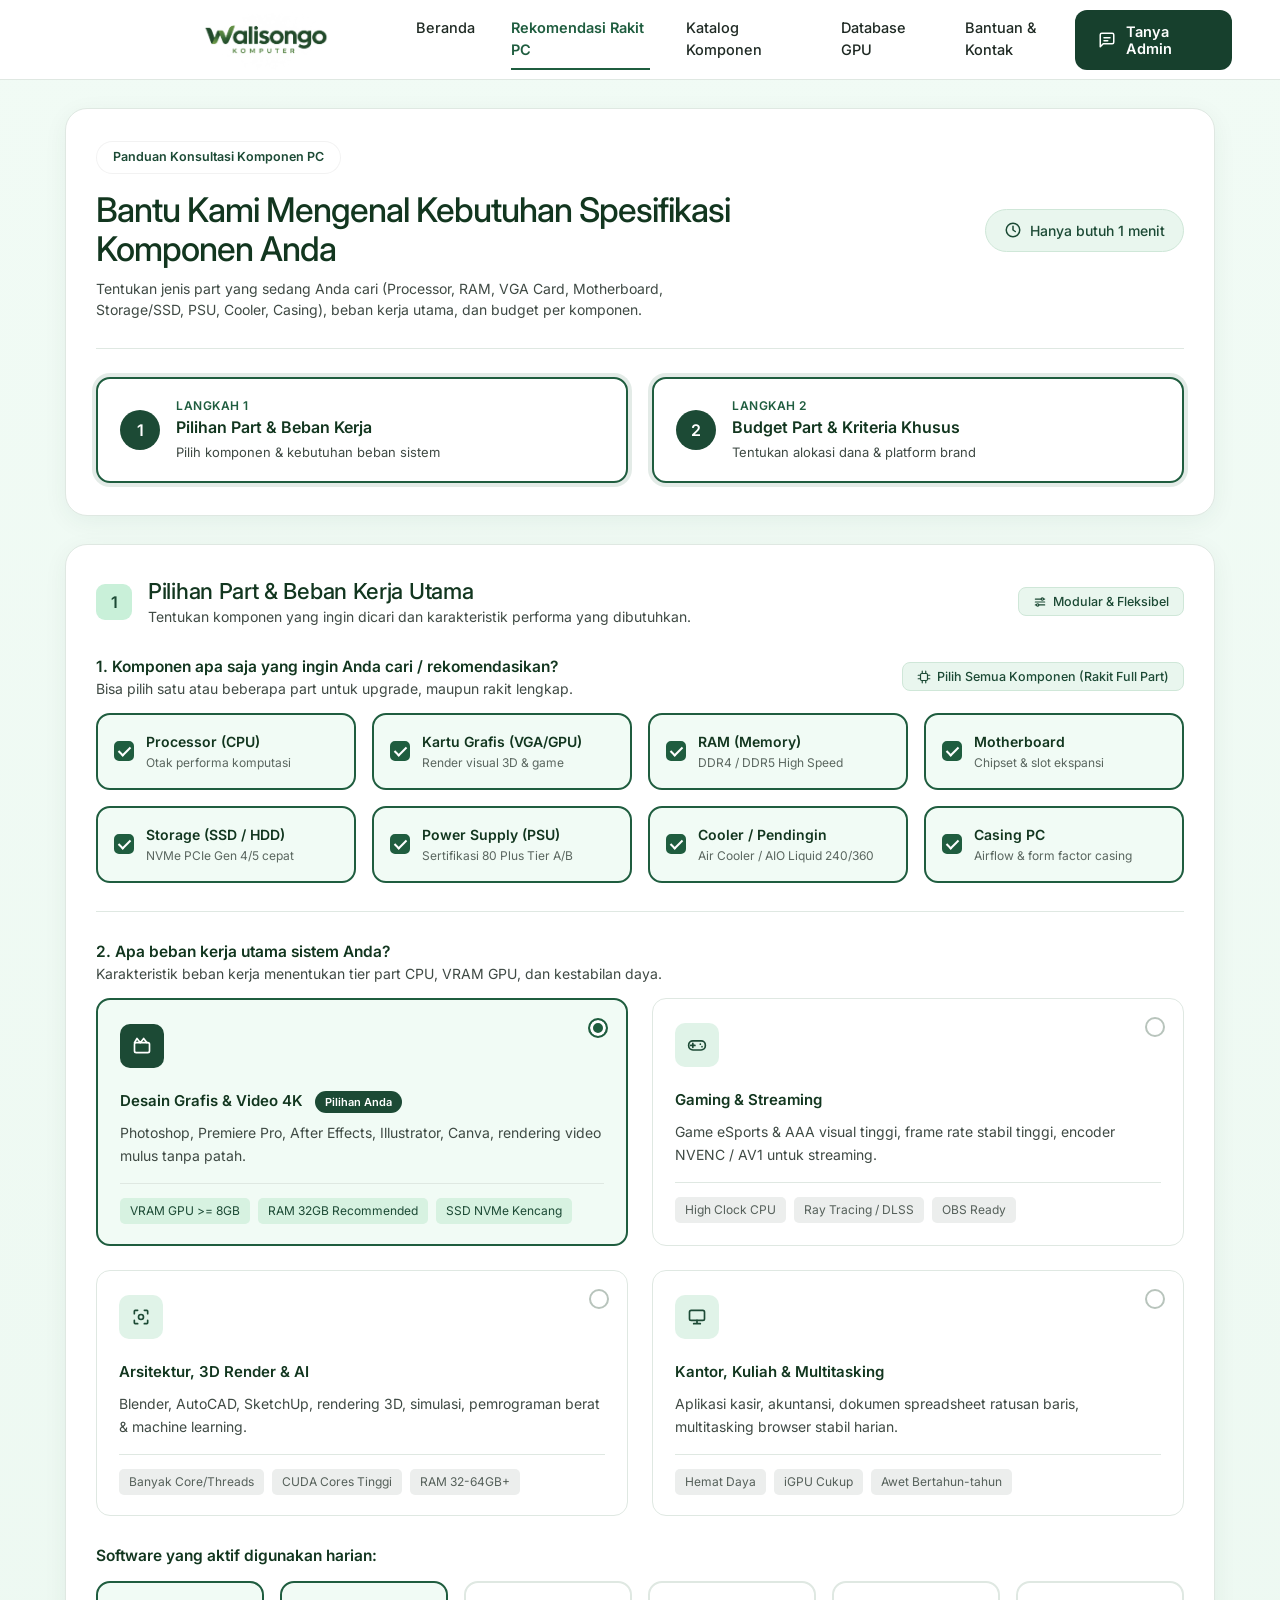
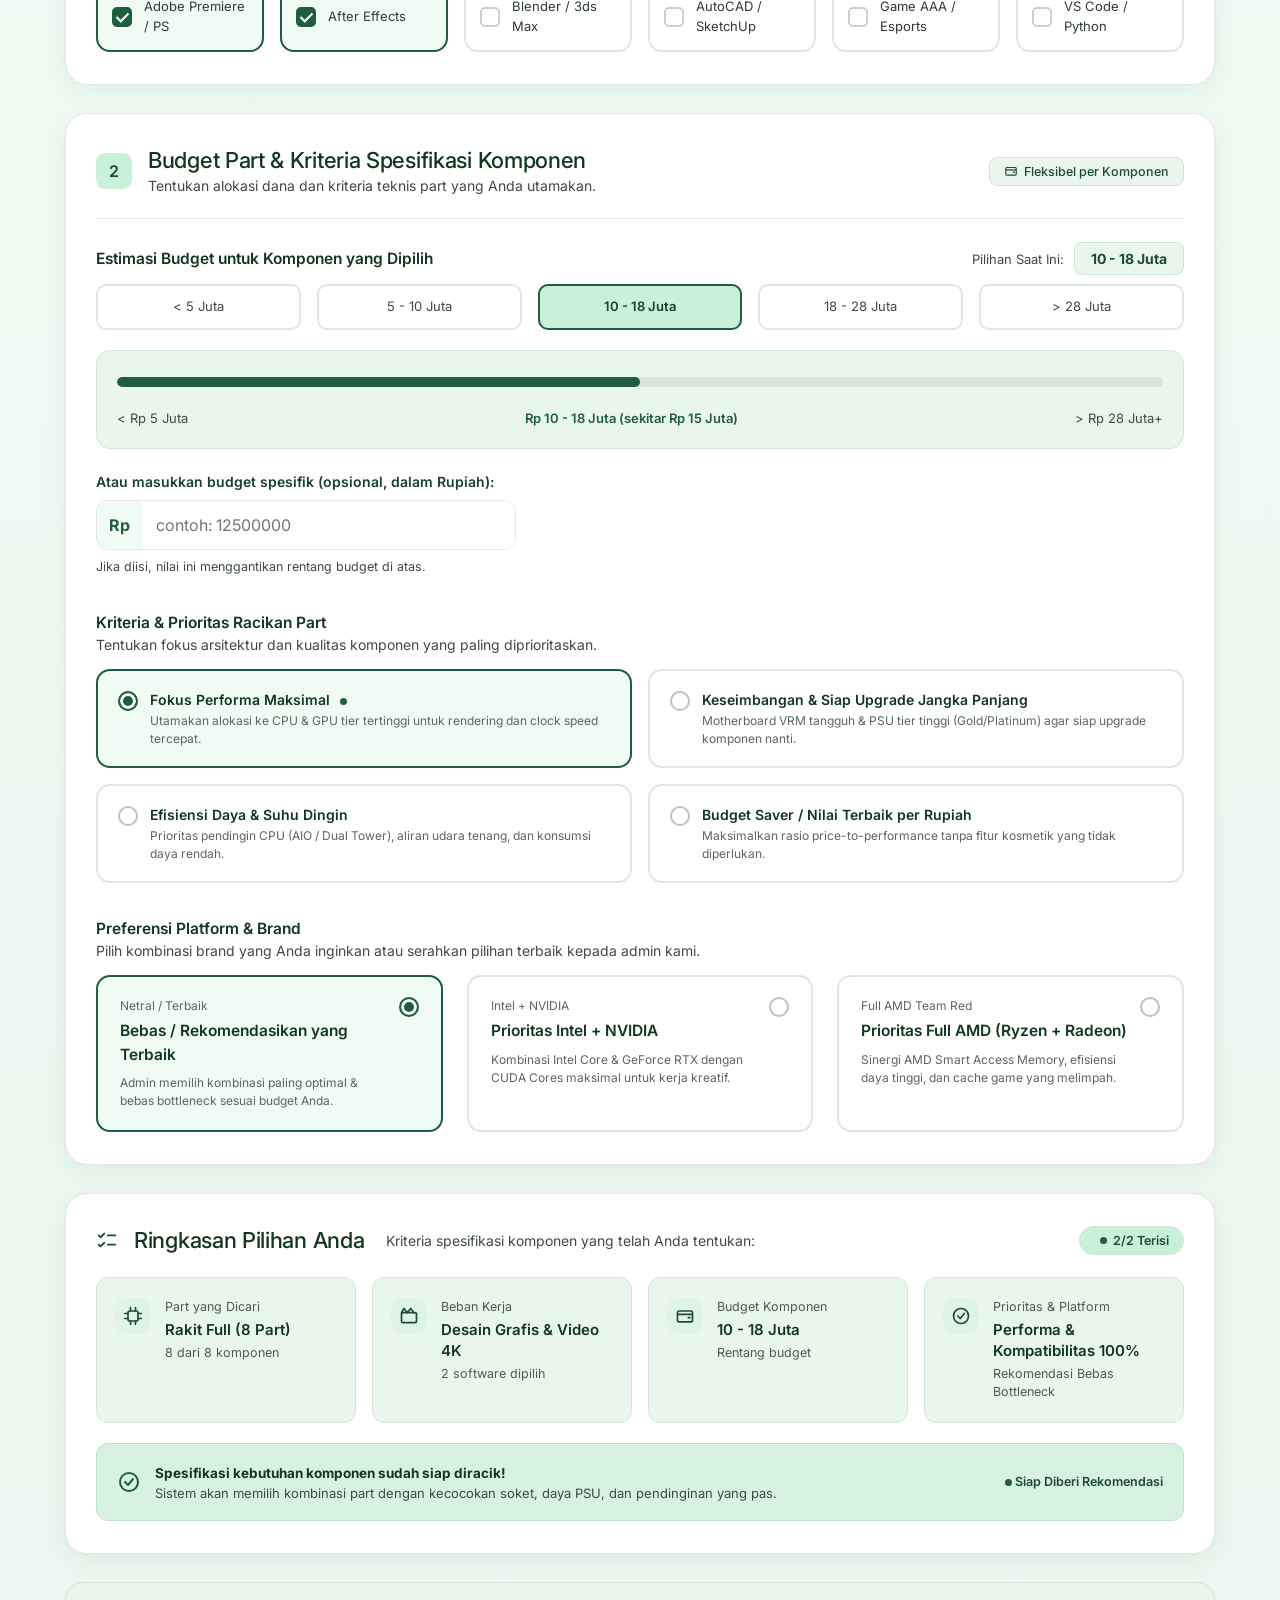
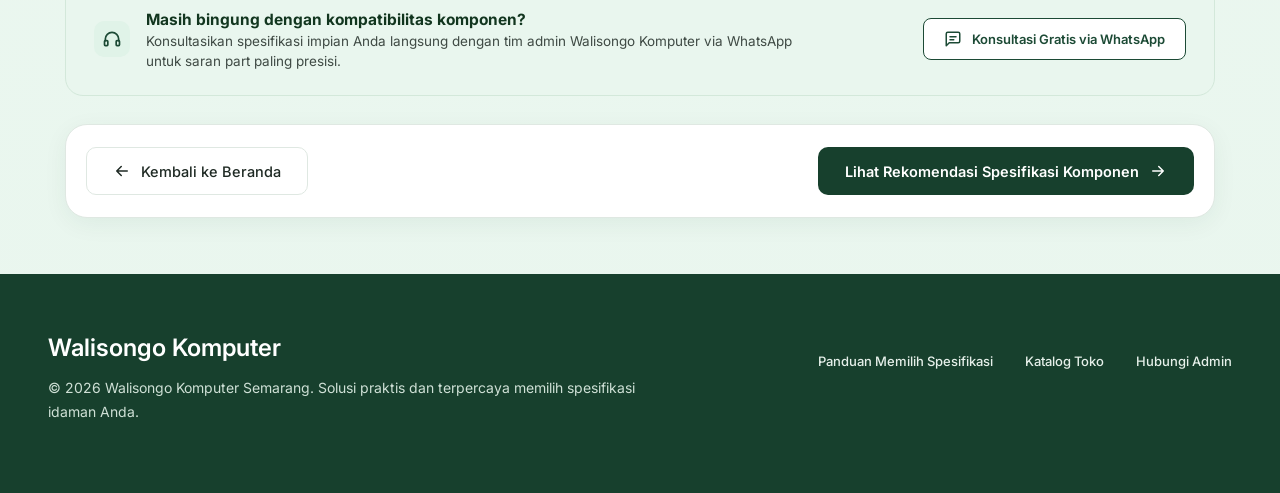
<file: recommendation.html>
<!DOCTYPE html>
<html lang="id">

<head>
    <meta charset="UTF-8">
    <meta name="viewport" content="width=device-width, initial-scale=1">

    <title>Walisongo Komputer | Panduan Konsultasi Komponen PC</title>

    <link rel="icon" href="assets/favicon.ico" type="image/x-icon">

    <link rel="preconnect" href="https://fonts.googleapis.com">
    <link rel="preconnect" href="https://fonts.gstatic.com" crossorigin>

    <link
        href="https://fonts.googleapis.com/css2?family=Inter:wght@400;500;600;700&display=swap"
        rel="stylesheet"
    >

    <link rel="stylesheet" href="style.css">
</head>

<body class="pd-body">

    <!-- KUMPULAN IKON SVG -->
    <svg width="0" height="0" style="position: absolute;">
        <defs>
            <symbol id="chat" viewBox="0 0 24 24">
                <path d="M21 15a2 2 0 0 1-2 2H7l-4 4V5a2 2 0 0 1 2-2h14a2 2 0 0 1 2 2z"/>
                <path d="M8 9h8M8 13h5"/>
            </symbol>

            <symbol id="arrow" viewBox="0 0 24 24">
                <path d="M5 12h14M13 6l6 6-6 6"/>
            </symbol>

            <symbol id="ok" viewBox="0 0 24 24">
                <circle cx="12" cy="12" r="9"/>
                <path d="M8 12l3 3 5-6"/>
            </symbol>

            <symbol id="clock" viewBox="0 0 24 24">
                <circle cx="12" cy="12" r="9"/>
                <path d="M12 7v5l3 2"/>
            </symbol>

            <symbol id="sliders" viewBox="0 0 24 24">
                <path d="M4 7h10M18 7h2M4 17h2M10 17h10M4 12h16"/>
                <circle cx="16" cy="7" r="2"/>
                <circle cx="8" cy="17" r="2"/>
            </symbol>

            <symbol id="chip" viewBox="0 0 24 24">
                <rect x="6" y="6" width="12" height="12" rx="2"/>
                <path d="M9 2v4M15 2v4M9 18v4M15 18v4M2 9h4M2 15h4M18 9h4M18 15h4"/>
            </symbol>

            <symbol id="wallet" viewBox="0 0 24 24">
                <rect x="3" y="6" width="18" height="13" rx="2"/>
                <path d="M3 10h18M16 14h2"/>
            </symbol>

            <symbol id="film" viewBox="0 0 24 24">
                <rect x="3" y="8" width="18" height="12" rx="2"/>
                <path d="M3 8l3-5 4 5 4-5 4 5"/>
            </symbol>

            <symbol id="game" viewBox="0 0 24 24">
                <rect x="2" y="7" width="20" height="11" rx="5"/>
                <path d="M7 10v5M4.500 12.500h5M16 11h.01M18 14h.01"/>
            </symbol>

            <symbol id="scan" viewBox="0 0 24 24">
                <path d="M4 8V5a1 1 0 0 1 1-1h3M16 4h3a1 1 0 0 1 1 1v3M20 16v3a1 1 0 0 1-1 1h-3M8 20H5a1 1 0 0 1-1-1v-3"/>
                <circle cx="12" cy="12" r="3"/>
            </symbol>

            <symbol id="monitor" viewBox="0 0 24 24">
                <rect x="3" y="4" width="18" height="12" rx="2"/>
                <path d="M8 20h8M12 16v4"/>
            </symbol>

            <symbol id="headset" viewBox="0 0 24 24">
                <path d="M4 14v-2a8 8 0 0 1 16 0v2"/>
                <rect x="3" y="14" width="4" height="6" rx="1"/>
                <rect x="17" y="14" width="4" height="6" rx="1"/>
            </symbol>

            <symbol id="list" viewBox="0 0 24 24">
                <path d="M3 7l2 2 4-4M3 17l2 2 4-4M13 7h8M13 17h8"/>
            </symbol>
        </defs>
    </svg>


    <!-- HEADER -->
    <header>
        <div class="wrap">

            <a href="index.html" class="logo">
                <img src="assets/logo.png" alt="Logo Walisongo Komputer">
            </a>

            <nav>
                <a href="index.html">Beranda</a>
                <a href="recommendation.html" class="on">Rekomendasi Rakit PC</a>
                <a href="catalog.html">Katalog Komponen</a>
                <a href="gpu-dataset.html">Database GPU</a>
                <a href="contact.html">Bantuan &amp; Kontak</a>
            </nav>

            <a href="contact.html" class="btn dark">
                <svg class="i">
                    <use href="#chat"/>
                </svg>
                Tanya Admin
            </a>

        </div>
    </header>


    <!-- KONTEN UTAMA -->
    <main class="pd-main">

        <!-- JUDUL DAN STEPPER -->
        <div class="pd-panel">

            <div class="pd-head">
                <div>
                    <span class="pill">
                        Panduan Konsultasi Komponen PC
                    </span>

                    <h1>
                        Bantu Kami Mengenal Kebutuhan Spesifikasi Komponen Anda
                    </h1>

                    <p>
                        Tentukan jenis part yang sedang Anda cari (Processor,
                        RAM, VGA Card, Motherboard, Storage/SSD, PSU, Cooler,
                        Casing), beban kerja utama, dan budget per komponen.
                    </p>
                </div>

                <span class="pd-badge">
                    <svg class="i">
                        <use href="#clock"/>
                    </svg>
                    Hanya butuh 1 menit
                </span>
            </div>

            <div class="pd-steps">

                <div class="pd-step now">
                    <i>1</i>

                    <div>
                        <small>Langkah 1</small>
                        <b>Pilihan Part &amp; Beban Kerja</b>
                        <span>Pilih komponen &amp; kebutuhan beban sistem</span>
                    </div>
                </div>

                <div class="pd-step now">
                    <i>2</i>

                    <div>
                        <small>Langkah 2</small>

                        <b>Budget Part &amp; Kriteria Khusus</b>
                        <span>Tentukan alokasi dana &amp; platform brand</span>
                    </div>
                </div>

            </div>
        </div>


        <!-- LANGKAH 1: PILIHAN PART DAN BEBAN KERJA -->
        <div class="pd-panel">

            <div class="pd-sh">
                <span class="pd-num">1</span>

                <div>
                    <h2>Pilihan Part &amp; Beban Kerja Utama</h2>
                    <p>
                        Tentukan komponen yang ingin dicari dan karakteristik
                        performa yang dibutuhkan.
                    </p>
                </div>

                <span class="pd-tag">
                    <svg class="i">
                        <use href="#sliders"/>
                    </svg>
                    Modular &amp; Fleksibel
                </span>
            </div>


            <!-- PILIH KOMPONEN -->
            <div class="pd-q">
                <div>
                    <h3>
                        1. Komponen apa saja yang ingin Anda cari /
                        rekomendasikan?
                    </h3>

                    <p>
                        Bisa pilih satu atau beberapa part untuk upgrade,
                        maupun rakit lengkap.
                    </p>
                </div>

                <button type="button" id="all" class="pd-tag pd-btn">
                    <svg class="i">
                        <use href="#chip"/>
                    </svg>
                    Pilih Semua Komponen (Rakit Full Part)
                </button>
            </div>

            <div class="pd-g4">

                <label class="pd-opt">
                    <input type="checkbox" name="part" data-s="CPU" checked>
                    <span class="pd-ck"></span>
                    <span>
                        <b>Processor (CPU)</b>
                        <small>Otak performa komputasi</small>
                    </span>
                </label>

                <label class="pd-opt">
                    <input type="checkbox" name="part" data-s="VGA" checked>
                    <span class="pd-ck"></span>
                    <span>
                        <b>Kartu Grafis (VGA/GPU)</b>
                        <small>Render visual 3D &amp; game</small>
                    </span>
                </label>

                <label class="pd-opt">
                    <input type="checkbox" name="part" data-s="RAM" checked>
                    <span class="pd-ck"></span>
                    <span>
                        <b>RAM (Memory)</b>
                        <small>DDR4 / DDR5 High Speed</small>
                    </span>
                </label>

                <label class="pd-opt">
                    <input type="checkbox" name="part" data-s="Mobo" checked>
                    <span class="pd-ck"></span>
                    <span>
                        <b>Motherboard</b>
                        <small>Chipset &amp; slot ekspansi</small>
                    </span>
                </label>

                <label class="pd-opt">
                    <input type="checkbox" name="part" data-s="SSD" checked>
                    <span class="pd-ck"></span>
                    <span>
                        <b>Storage (SSD / HDD)</b>
                        <small>NVMe PCIe Gen 4/5 cepat</small>
                    </span>
                </label>

                <label class="pd-opt">
                    <input type="checkbox" name="part" data-s="PSU" checked>
                    <span class="pd-ck"></span>
                    <span>
                        <b>Power Supply (PSU)</b>
                        <small>Sertifikasi 80 Plus Tier A/B</small>
                    </span>
                </label>

                <label class="pd-opt">
                    <input type="checkbox" name="part" data-s="Cooler" checked>
                    <span class="pd-ck"></span>
                    <span>
                        <b>Cooler / Pendingin</b>
                        <small>Air Cooler / AIO Liquid 240/360</small>
                    </span>
                </label>

                <label class="pd-opt">
                    <input type="checkbox" name="part" data-s="Casing" checked>
                    <span class="pd-ck"></span>
                    <span>
                        <b>Casing PC</b>
                        <small>Airflow &amp; form factor casing</small>
                    </span>
                </label>

            </div>


            <hr class="pd-hr">


            <!-- BEBAN KERJA UTAMA -->
            <div class="pd-q">
                <div>
                    <h3>2. Apa beban kerja utama sistem Anda?</h3>
                    <p>
                        Karakteristik beban kerja menentukan tier part CPU,
                        VRAM GPU, dan kestabilan daya.
                    </p>
                </div>
            </div>

            <div class="pd-g2">

                <label class="pd-opt pd-work">
                    <input
                        type="radio"
                        name="work"
                        data-t="Desain Grafis &amp; Video 4K"
                        data-v="desain"
                        checked
                    >

                    <span class="pd-rd"></span>

                    <span class="pd-ic">
                        <svg class="i">
                            <use href="#film"/>
                        </svg>
                    </span>

                    <b>
                        Desain Grafis &amp; Video 4K
                        <em class="pd-me">Pilihan Anda</em>
                    </b>

                    <p>
                        Photoshop, Premiere Pro, After Effects, Illustrator,
                        Canva, rendering video mulus tanpa patah.
                    </p>

                    <span class="pd-tags">
                        <span>VRAM GPU &gt;= 8GB</span>
                        <span>RAM 32GB Recommended</span>
                        <span>SSD NVMe Kencang</span>
                    </span>
                </label>


                <label class="pd-opt pd-work">
                    <input
                        type="radio"
                        name="work"
                        data-t="Gaming &amp; Streaming"
                        data-v="gaming"
                    >

                    <span class="pd-rd"></span>

                    <span class="pd-ic">
                        <svg class="i">
                            <use href="#game"/>
                        </svg>
                    </span>

                    <b>Gaming &amp; Streaming</b>

                    <p>
                        Game eSports &amp; AAA visual tinggi, frame rate
                        stabil tinggi, encoder NVENC / AV1 untuk streaming.
                    </p>

                    <span class="pd-tags">
                        <span>High Clock CPU</span>
                        <span>Ray Tracing / DLSS</span>
                        <span>OBS Ready</span>
                    </span>
                </label>


                <label class="pd-opt pd-work">
                    <input
                        type="radio"
                        name="work"
                        data-t="Arsitektur, 3D Render &amp; AI"
                        data-v="3d"
                    >

                    <span class="pd-rd"></span>

                    <span class="pd-ic">
                        <svg class="i">
                            <use href="#scan"/>
                        </svg>
                    </span>

                    <b>Arsitektur, 3D Render &amp; AI</b>

                    <p>
                        Blender, AutoCAD, SketchUp, rendering 3D, simulasi,
                        pemrograman berat &amp; machine learning.
                    </p>

                    <span class="pd-tags">
                        <span>Banyak Core/Threads</span>
                        <span>CUDA Cores Tinggi</span>
                        <span>RAM 32-64GB+</span>
                    </span>
                </label>


                <label class="pd-opt pd-work">
                    <input
                        type="radio"
                        name="work"
                        data-t="Kantor, Kuliah &amp; Multitasking"
                        data-v="kantor"
                    >

                    <span class="pd-rd"></span>

                    <span class="pd-ic">
                        <svg class="i">
                            <use href="#monitor"/>
                        </svg>
                    </span>

                    <b>Kantor, Kuliah &amp; Multitasking</b>

                    <p>
                        Aplikasi kasir, akuntansi, dokumen spreadsheet
                        ratusan baris, multitasking browser stabil harian.
                    </p>

                    <span class="pd-tags">
                        <span>Hemat Daya</span>
                        <span>iGPU Cukup</span>
                        <span>Awet Bertahun-tahun</span>
                    </span>
                </label>

            </div>


            <!-- SOFTWARE YANG DIGUNAKAN -->
            <div class="pd-q" style="margin-top: 28px;">
                <div>
                    <h3>Software yang aktif digunakan harian:</h3>
                </div>
            </div>

            <div class="pd-g6">

                <label class="pd-opt">
                    <input type="checkbox" name="sw" data-s="Premiere, PS" checked>
                    <span class="pd-ck"></span>
                    <span>Adobe Premiere / PS</span>
                </label>

                <label class="pd-opt">
                    <input type="checkbox" name="sw" data-s="After Effects" checked>
                    <span class="pd-ck"></span>
                    <span>After Effects</span>
                </label>

                <label class="pd-opt">
                    <input type="checkbox" name="sw" data-s="Blender, 3ds Max">
                    <span class="pd-ck"></span>
                    <span>Blender / 3ds Max</span>
                </label>

                <label class="pd-opt">
                    <input type="checkbox" name="sw" data-s="AutoCAD, SketchUp">
                    <span class="pd-ck"></span>
                    <span>AutoCAD / SketchUp</span>
                </label>

                <label class="pd-opt">
                    <input type="checkbox" name="sw" data-s="Game AAA, Esports">
                    <span class="pd-ck"></span>
                    <span>Game AAA / Esports</span>
                </label>

                <label class="pd-opt">
                    <input type="checkbox" name="sw" data-s="VS Code, Python">
                    <span class="pd-ck"></span>
                    <span>VS Code / Python</span>
                </label>

            </div>

        </div>


        <!-- LANGKAH 2: BUDGET DAN KRITERIA -->
        <div class="pd-panel">

            <div class="pd-sh">
                <span class="pd-num">2</span>

                <div>
                    <h2>Budget Part &amp; Kriteria Spesifikasi Komponen</h2>
                    <p>
                        Tentukan alokasi dana dan kriteria teknis part
                        yang Anda utamakan.
                    </p>
                </div>

                <span class="pd-tag">
                    <svg class="i">
                        <use href="#wallet"/>
                    </svg>
                    Fleksibel per Komponen
                </span>
            </div>

            <hr class="pd-hr" style="margin-top: 22px;">


            <!-- PILIH BUDGET -->
            <div class="pd-q">
                <div>
                    <h3>Estimasi Budget untuk Komponen yang Dipilih</h3>
                </div>

                <span class="pd-cur">
                    Pilihan Saat Ini:
                    <b id="cur">10 - 18 Juta</b>
                </span>
            </div>

            <div class="pd-g5">

                <label class="pd-chip">
                    <input
                        type="radio"
                        name="budget"
                        data-t="&lt; 5 Juta"
                        data-mid="4"
                        data-pct="10"
                        data-v="lt5"
                    >
                    <span>&lt; 5 Juta</span>
                </label>

                <label class="pd-chip">
                    <input
                        type="radio"
                        name="budget"
                        data-t="5 - 10 Juta"
                        data-mid="8"
                        data-pct="30"
                        data-v="5-10"
                    >
                    <span>5 - 10 Juta</span>
                </label>

                <label class="pd-chip">
                    <input
                        type="radio"
                        name="budget"
                        data-t="10 - 18 Juta"
                        data-mid="15"
                        data-pct="50"
                        data-v="10-18"
                        checked
                    >
                    <span>10 - 18 Juta</span>
                </label>

                <label class="pd-chip">
                    <input
                        type="radio"
                        name="budget"
                        data-t="18 - 28 Juta"
                        data-mid="23"
                        data-pct="70"
                        data-v="18-28"
                    >
                    <span>18 - 28 Juta</span>
                </label>

                <label class="pd-chip">
                    <input
                        type="radio"
                        name="budget"
                        data-t="&gt; 28 Juta"
                        data-mid="30"
                        data-pct="90"
                        data-v="gt28"
                    >
                    <span>&gt; 28 Juta</span>
                </label>

            </div>

            <div class="pd-range">
                <div class="pd-track">
                    <i id="fill"></i>
                </div>

                <div class="pd-rl">
                    <span>&lt; Rp 5 Juta</span>

                    <b id="rangeMid">
                        Rp 10 - 18 Juta (Pilihan Saat Ini: Sekitar Rp 15 Juta)
                    </b>

                    <span>&gt; Rp 28 Juta+</span>
                </div>
            </div>


            <!-- BUDGET SPESIFIK (OPSIONAL) -->
            <div class="pd-exact">
                <label for="budgetExact">Atau masukkan budget spesifik (opsional, dalam Rupiah):</label>
                <div>
                    <span>Rp</span>
                    <input type="number" id="budgetExact" min="500000" max="500000000" step="100000" placeholder="contoh: 12500000" inputmode="numeric">
                </div>
                <small>Jika diisi, nilai ini menggantikan rentang budget di atas.</small>
            </div>

            <!-- PRIORITAS RACIKAN -->
            <div class="pd-q" style="margin-top: 34px;">
                <div>
                    <h3>Kriteria &amp; Prioritas Racikan Part</h3>
                    <p>
                        Tentukan fokus arsitektur dan kualitas komponen
                        yang paling diprioritaskan.
                    </p>
                </div>
            </div>

            <div class="pd-g2 pd-sm">

                <label class="pd-opt">
                    <input
                        type="radio"
                        name="prio"
                        data-t="Performa &amp; Kompatibilitas 100%"
                        data-v="performa"
                        checked
                    >

                    <span class="pd-rd"></span>

                    <span>
                        <b>
                            Fokus Performa Maksimal
                            <u class="pd-dot"></u>
                        </b>

                        <small>
                            Utamakan alokasi ke CPU &amp; GPU tier tertinggi
                            untuk rendering dan clock speed tercepat.
                        </small>
                    </span>
                </label>

                <label class="pd-opt">
                    <input
                        type="radio"
                        name="prio"
                        data-t="Siap Upgrade Jangka Panjang"
                        data-v="upgrade"
                    >

                    <span class="pd-rd"></span>

                    <span>
                        <b>Keseimbangan &amp; Siap Upgrade Jangka Panjang</b>
                        <small>
                            Motherboard VRM tangguh &amp; PSU tier tinggi
                            (Gold/Platinum) agar siap upgrade komponen nanti.
                        </small>
                    </span>
                </label>

                <label class="pd-opt">
                    <input
                        type="radio"
                        name="prio"
                        data-t="Efisiensi Daya &amp; Suhu Dingin"
                        data-v="efisien"
                    >

                    <span class="pd-rd"></span>

                    <span>
                        <b>Efisiensi Daya &amp; Suhu Dingin</b>
                        <small>
                            Prioritas pendingin CPU (AIO / Dual Tower),
                            aliran udara tenang, dan konsumsi daya rendah.
                        </small>
                    </span>
                </label>

                <label class="pd-opt">
                    <input
                        type="radio"
                        name="prio"
                        data-t="Budget Saver (Nilai Terbaik)"
                        data-v="hemat"
                    >

                    <span class="pd-rd"></span>

                    <span>
                        <b>Budget Saver / Nilai Terbaik per Rupiah</b>
                        <small>
                            Maksimalkan rasio price-to-performance tanpa
                            fitur kosmetik yang tidak diperlukan.
                        </small>
                    </span>
                </label>

            </div>


            <!-- PREFERENSI BRAND -->
            <div class="pd-q" style="margin-top: 34px;">
                <div>
                    <h3>Preferensi Platform &amp; Brand</h3>
                    <p>
                        Pilih kombinasi brand yang Anda inginkan atau
                        serahkan pilihan terbaik kepada admin kami.
                    </p>
                </div>
            </div>

            <div class="pd-g3">

                <label class="pd-opt pd-brand">
                    <input
                        type="radio"
                        name="brand"
                        data-t="Rekomendasi Bebas Bottleneck"
                        data-v="bebas"
                        checked
                    >

                    <span class="pd-rd"></span>

                    <span>
                        <small>Netral / Terbaik</small>
                        <b>Bebas / Rekomendasikan yang Terbaik</b>
                        <small>
                            Admin memilih kombinasi paling optimal
                            &amp; bebas bottleneck sesuai budget Anda.
                        </small>
                    </span>
                </label>

                <label class="pd-opt pd-brand">
                    <input
                        type="radio"
                        name="brand"
                        data-t="Prioritas Intel + NVIDIA"
                        data-v="intel-nvidia"
                    >

                    <span class="pd-rd"></span>

                    <span>
                        <small>Intel + NVIDIA</small>
                        <b>Prioritas Intel + NVIDIA</b>
                        <small>
                            Kombinasi Intel Core &amp; GeForce RTX dengan
                            CUDA Cores maksimal untuk kerja kreatif.
                        </small>
                    </span>
                </label>

                <label class="pd-opt pd-brand">
                    <input
                        type="radio"
                        name="brand"
                        data-t="Prioritas Full AMD"
                        data-v="amd"
                    >

                    <span class="pd-rd"></span>

                    <span>
                        <small>Full AMD Team Red</small>
                        <b>Prioritas Full AMD (Ryzen + Radeon)</b>
                        <small>
                            Sinergi AMD Smart Access Memory, efisiensi daya
                            tinggi, dan cache game yang melimpah.
                        </small>
                    </span>
                </label>

            </div>

        </div>


        <!-- RINGKASAN PILIHAN -->
        <div class="pd-panel pd-sum">

            <div class="pd-sh">
                <svg
                    class="i"
                    style="width: 22px; height: 22px; color: var(--g800);"
                >
                    <use href="#list"/>
                </svg>

                <div class="pd-inl">
                    <h2>Ringkasan Pilihan Anda</h2>
                    <p>
                        Kriteria spesifikasi komponen yang telah Anda tentukan:
                    </p>
                </div>

                <span class="pd-tag pd-solid">
                    <u class="pd-dot"></u>
                    2/2 Terisi
                </span>
            </div>

            <div class="pd-g4 pd-cells">

                <div class="pd-cell">
                    <span class="pd-ic">
                        <svg class="i">
                            <use href="#chip"/>
                        </svg>
                    </span>

                    <div>
                        <small>Part yang Dicari</small>
                        <b id="sPart"></b>
                        <small id="sCount"></small>
                    </div>
                </div>

                <div class="pd-cell">
                    <span class="pd-ic">
                        <svg class="i">
                            <use href="#film"/>
                        </svg>
                    </span>

                    <div>
                        <small>Beban Kerja</small>
                        <b id="sWork"></b>
                        <small id="sSw"></small>
                    </div>
                </div>

                <div class="pd-cell">
                    <span class="pd-ic">
                        <svg class="i">
                            <use href="#wallet"/>
                        </svg>
                    </span>

                    <div>
                        <small>Budget Komponen</small>
                        <b id="sBud"></b>
                        <small id="sBudS"></small>
                    </div>
                </div>

                <div class="pd-cell">
                    <span class="pd-ic">
                        <svg class="i">
                            <use href="#ok"/>
                        </svg>
                    </span>

                    <div>
                        <small>Prioritas &amp; Platform</small>
                        <b id="sPrio"></b>
                        <small id="sBrand"></small>
                    </div>
                </div>

            </div>

            <div class="pd-ready">
                <svg class="i">
                    <use href="#ok"/>
                </svg>

                <div>
                    <b>
                        Spesifikasi kebutuhan komponen sudah siap diracik!
                    </b>

                    <p>
                        Sistem akan memilih kombinasi part dengan kecocokan
                        soket, daya PSU, dan pendinginan yang pas.
                    </p>
                </div>

                <span>
                    <u class="pd-dot"></u>
                    Siap Diberi Rekomendasi
                </span>
            </div>

        </div>


        <!-- BANTUAN DAN KONSULTASI -->
        <div class="pd-help">

            <span class="pd-ic">
                <svg class="i">
                    <use href="#headset"/>
                </svg>
            </span>

            <div>
                <b>
                    Masih bingung dengan kompatibilitas komponen?
                </b>

                <p>
                    Konsultasikan spesifikasi impian Anda langsung dengan
                    tim admin Walisongo Komputer via WhatsApp untuk
                    saran part paling presisi.
                </p>
            </div>

            <a href="#" class="btn pd-wa" data-wa="Halo admin Walisongo Komputer, saya ingin konsultasi spesifikasi komponen PC sesuai kebutuhan saya.">
                <svg class="i">
                    <use href="#chat"/>
                </svg>
                Konsultasi Gratis via WhatsApp
            </a>

        </div>


        <!-- NAVIGASI BAWAH -->
        <div class="pd-panel pd-nav">

            <a href="index.html" class="btn pd-back">
                <svg class="i" style="transform: scaleX(-1);">
                    <use href="#arrow"/>
                </svg>
                Kembali ke Beranda
            </a>

            <a href="result.html" id="go" class="btn dark">
                Lihat Rekomendasi Spesifikasi Komponen
                <svg class="i">
                    <use href="#arrow"/>
                </svg>
            </a>

        </div>

    </main>


    <!-- FOOTER -->
    <footer>
        <div class="wrap">

            <div>
                <b>Walisongo Komputer</b>

                <p>
                    © 2026 Walisongo Komputer Semarang. Solusi praktis
                    dan terpercaya memilih spesifikasi idaman Anda.
                </p>
            </div>

            <nav>
                <a href="recommendation.html">Panduan Memilih Spesifikasi</a>
                <a href="catalog.html">Katalog Toko</a>
                <a href="contact.html">Hubungi Admin</a>
            </nav>

        </div>
    </footer>

    <script src="script.js"></script>
    <script src="js/common.js"></script>
    <script src="js/recommendation.js"></script>
</body>
</html>
</file>
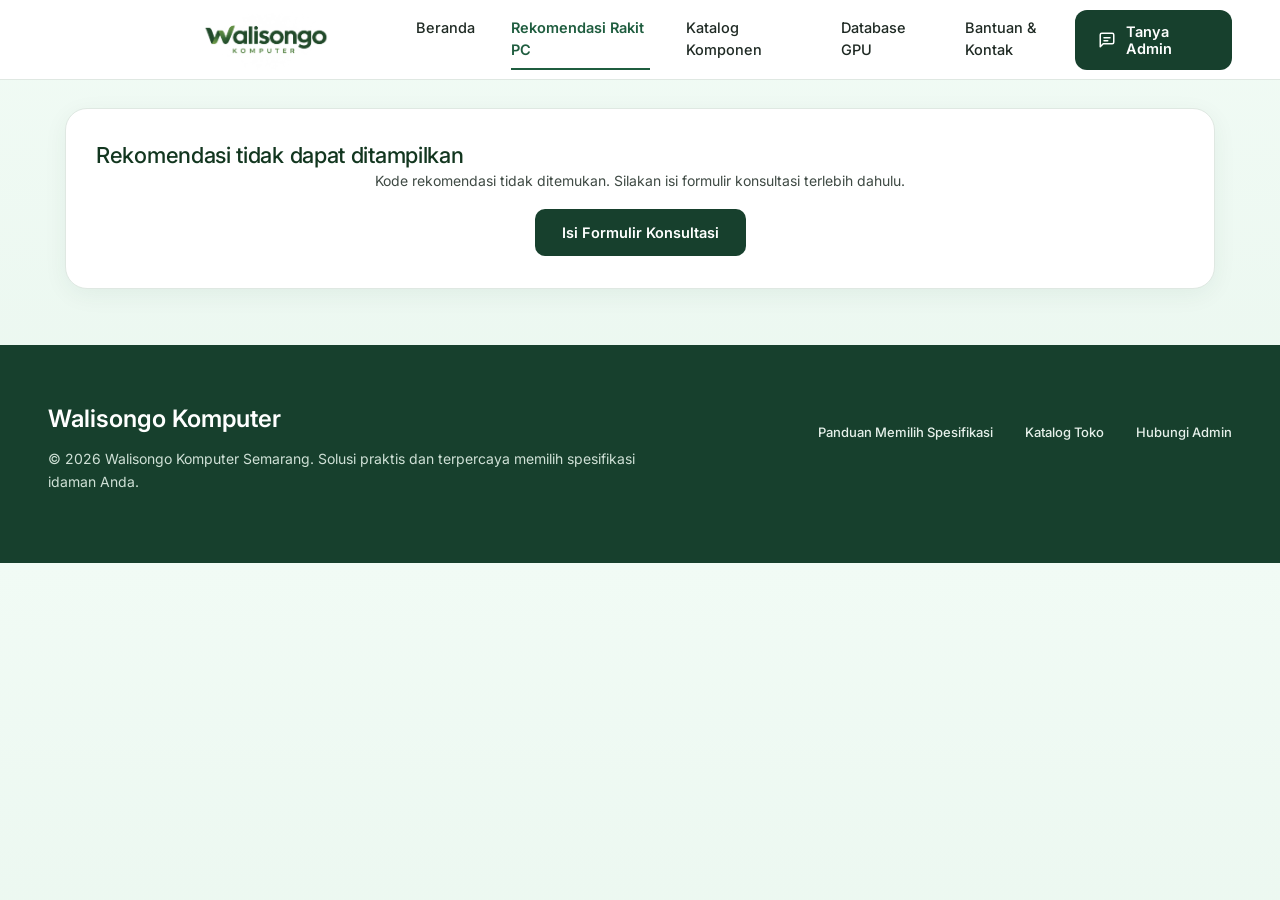
<file: result.html>
<!DOCTYPE html>
<html lang="id">
<head>
    <meta charset="UTF-8">
    <meta name="viewport" content="width=device-width, initial-scale=1">

    <title>Walisongo Komputer | Hasil Rekomendasi Komponen PC</title>

    <link rel="icon" href="assets/favicon.ico" type="image/x-icon">

    <link rel="preconnect" href="https://fonts.googleapis.com">
    <link rel="preconnect" href="https://fonts.gstatic.com" crossorigin>

    <link
        href="https://fonts.googleapis.com/css2?family=Inter:wght@400;500;600;700&display=swap"
        rel="stylesheet"
    >

    <link rel="stylesheet" href="style.css">
</head>

<body class="pd-body">

    <!-- KUMPULAN IKON SVG -->
    <svg width="0" height="0" style="position: absolute;">
        <defs>
            <symbol id="chat" viewBox="0 0 24 24">
                <path d="M21 15a2 2 0 0 1-2 2H7l-4 4V5a2 2 0 0 1 2-2h14a2 2 0 0 1 2 2z"/>
                <path d="M8 9h8M8 13h5"/>
            </symbol>

            <symbol id="arrow" viewBox="0 0 24 24">
                <path d="M5 12h14M13 6l6 6-6 6"/>
            </symbol>

            <symbol id="ok" viewBox="0 0 24 24">
                <circle cx="12" cy="12" r="9"/>
                <path d="M8 12l3 3 5-6"/>
            </symbol>

            <symbol id="down" viewBox="0 0 24 24">
                <path d="M12 4v11M7 11l5 5 5-5M5 20h14"/>
            </symbol>

            <symbol id="bookmark" viewBox="0 0 24 24">
                <path d="M6 3h12v18l-6-4-6 4z"/>
            </symbol>

            <symbol id="grid" viewBox="0 0 24 24">
                <rect x="3" y="4" width="18" height="16" rx="2"/>
                <path d="M3 10h18M3 15h18M9 4v16M15 4v16"/>
            </symbol>

            <symbol id="cash" viewBox="0 0 24 24">
                <rect x="2" y="6" width="20" height="12" rx="2"/>
                <circle cx="12" cy="12" r="3"/>
            </symbol>

            <symbol id="bolt" viewBox="0 0 24 24">
                <path d="M13 3L5 14h6l-1 7 8-11h-6z"/>
            </symbol>

            <symbol id="shield" viewBox="0 0 24 24">
                <path d="M12 3l8 3v6c0 5-3.5 8-8 9-4.5-1-8-4-8-9V6z"/>
            </symbol>

            <symbol id="cart" viewBox="0 0 24 24">
                <path d="M3 4h3l3 11h9l2-8H7"/>
                <circle cx="10" cy="19" r="1.5"/>
                <circle cx="17" cy="19" r="1.5"/>
            </symbol>

            <symbol id="chip" viewBox="0 0 24 24">
                <rect x="6" y="6" width="12" height="12" rx="2"/>
                <path d="M9 2v4M15 2v4M9 18v4M15 18v4M2 9h4M2 15h4M18 9h4M18 15h4"/>
            </symbol>

            <symbol id="board" viewBox="0 0 24 24">
                <rect x="4" y="4" width="16" height="16" rx="2"/>
                <rect x="8" y="8" width="5" height="5"/>
                <path d="M16 8v8M8 16h5"/>
            </symbol>

            <symbol id="gpu" viewBox="0 0 24 24">
                <rect x="2" y="7" width="20" height="10" rx="2"/>
                <circle cx="9" cy="12" r="2.5"/>
                <path d="M15 10h4M15 14h4"/>
            </symbol>

            <symbol id="ram" viewBox="0 0 24 24">
                <rect x="2" y="8" width="20" height="8" rx="1"/>
                <path d="M6 11v2M10 11v2M14 11v2M18 11v2M5 16v2M19 16v2"/>
            </symbol>

            <symbol id="disk" viewBox="0 0 24 24">
                <rect x="3" y="6" width="18" height="12" rx="2"/>
                <path d="M3 14h18M16 16h2"/>
            </symbol>

            <symbol id="plug" viewBox="0 0 24 24">
                <path d="M9 3v5M15 3v5M7 8h10v4a5 5 0 0 1-10 0zM12 17v4"/>
            </symbol>

            <symbol id="fan" viewBox="0 0 24 24">
                <circle cx="12" cy="12" r="2"/>
                <path d="M12 10c0-4 1-7 4-7s2 5-4 7zM14 12c4 0 7 1 7 4s-5 2-7-4zM12 14c0 4-1 7-4 7s-2-5 4-7zM10 12c-4 0-7-1-7-4s5-2 7 4z"/>
            </symbol>

            <symbol id="monitor" viewBox="0 0 24 24">
                <rect x="3" y="4" width="18" height="12" rx="2"/>
                <path d="M8 20h8M12 16v4"/>
            </symbol>

            <symbol id="swap" viewBox="0 0 24 24">
                <path d="M4 8h14l-3-3M20 16H6l3 3"/>
            </symbol>

            <symbol id="compare" viewBox="0 0 24 24">
                <path d="M4 4l6 6M4 4v4M4 4h4M20 20l-6-6M20 20v-4M20 20h-4"/>
            </symbol>

            <symbol id="sliders" viewBox="0 0 24 24">
                <path d="M4 7h10M18 7h2M4 17h2M10 17h10M4 12h16"/>
                <circle cx="16" cy="7" r="2"/>
                <circle cx="8" cy="17" r="2"/>
            </symbol>

            <symbol id="smile" viewBox="0 0 24 24">
                <circle cx="12" cy="12" r="9"/>
                <path d="M8 14a4 4 0 0 0 8 0M9 9.5h.01M15 9.5h.01"/>
            </symbol>

            <symbol id="print" viewBox="0 0 24 24">
                <path d="M7 9V3h10v6M7 17H4v-7h16v7h-3M7 14h10v7H7z"/>
            </symbol>

            <symbol id="box" viewBox="0 0 24 24">
                <path d="M3 7l9-4 9 4v10l-9 4-9-4zM3 7l9 4 9-4M12 11v10"/>
            </symbol>

            <symbol id="list" viewBox="0 0 24 24">
                <path d="M3 7l2 2 4-4M3 17l2 2 4-4M13 7h8M13 17h8"/>
            </symbol>
        </defs>
    </svg>


    <!-- HEADER -->
    <header>
        <div class="wrap">

            <a href="index.html" class="logo">
                <img src="assets/logo.png" alt="Logo Walisongo Komputer">
            </a>

            <nav>
                <a href="index.html">Beranda</a>
                <a href="recommendation.html" class="on">Rekomendasi Rakit PC</a>
                <a href="catalog.html">Katalog Komponen</a>
                <a href="gpu-dataset.html">Database GPU</a>
                <a href="contact.html">Bantuan &amp; Kontak</a>
            </nav>

            <a href="contact.html" class="btn dark">
                <svg class="i">
                    <use href="#chat"></use>
                </svg>
                Tanya Admin
            </a>

        </div>
    </header>


    <!-- KONTEN UTAMA -->
    <main class="pd-main hs-main">

        <!-- RINGKASAN HASIL -->
        <div class="pd-panel">
            <div class="pd-head">

                <div>
                    <span class="pill hs-pill" id="hPill">
                        <svg class="i">
                            <use href="#ok"></use>
                        </svg>
                        Analisis Kompatibilitas Soket &amp; Daya:
                        100% Cocok (Bebas Bottleneck)
                    </span>

                    <h1>
                        Rekomendasi Spesifikasi Komponen PC Terbaik untuk Anda
                    </h1>

                    <p>
                        Berdasarkan kebutuhan
                        <b id="hWork">Desain Grafis &amp; Video 4K</b>
                        dengan estimasi budget
                        <b id="hBud">Rp 14 - 18 Juta</b>,
                        berikut pilihan part individual paling seimbang,
                        kompatibel 100%, dan bebas bottleneck.
                    </p>
                </div>

                <div class="hs-acts">
                    <a href="#" id="bPdf" class="btn hs-soft">
                        <svg class="i">
                            <use href="#down"></use>
                        </svg>
                        Unduh Rincian Part (PDF)
                    </a>

                    <a href="#" id="bSave" class="btn dark">
                        <svg class="i">
                            <use href="#bookmark"></use>
                        </svg>
                        Salin Tautan
                    </a>
                </div>

            </div>
        </div>


        <!-- STATISTIK RACIKAN -->
        <div class="hs-stats">

            <div class="hs-stat">
                <span class="pd-ic">
                    <svg class="i">
                        <use href="#grid"></use>
                    </svg>
                </span>

                <div>
                    <small>Sistem Racikan:</small>
                    <b id="sCount">8 Komponen Modular Terpilih</b>
                </div>
            </div>

            <div class="hs-stat">
                <span class="pd-ic">
                    <svg class="i">
                        <use href="#cash"></use>
                    </svg>
                </span>

                <div>
                    <small>Total Estimasi 8 Komponen:</small>
                    <b class="g" id="sTotal">Rp 17.850.000</b>
                </div>
            </div>

            <div class="hs-stat">
                <span class="pd-ic">
                    <svg class="i">
                        <use href="#bolt"></use>
                    </svg>
                </span>

                <div>
                    <small>Estimasi Konsumsi Daya:</small>
                    <b class="g" id="sWatt">
                        ~420 Watt (Rekomendasi PSU 650W)
                    </b>
                </div>
            </div>

        </div>


        <!-- JUDUL DAFTAR KOMPONEN -->
        <div class="hs-sec">
            <div>
                <h2>Daftar Rincian Spesifikasi Komponen Per Part</h2>
                <p>
                    Susunan hardware individual terpilih dengan transparansi
                    harga dan garansi resmi tiap komponen
                </p>
            </div>
        </div>


        <!-- KARTU SPESIFIKASI UTAMA -->
        <div class="hs-main-card">

            <div class="hs-bar">
                <b>
                    <svg class="i">
                        <use href="#ok"></use>
                    </svg>
                    SPESIFIKASI UTAMA • MODULAR &amp; KOMPATIBILITAS
                    100% TERUJI
                </b>

                <span>Konfigurasi Paling Seimbang &amp; Fleksibel</span>
            </div>

            <div class="hs-body">

                <!-- BAGIAN KIRI -->
                <div class="hs-left">

                    <div class="hs-photo">
                        <img src="assets/pc-build.png" alt="Rakitan PC">

                        <span>
                            <svg class="i">
                                <use href="#shield"></use>
                            </svg>
                            Garansi Resmi Tiap Part 2-3 Tahun
                        </span>
                    </div>

                    <div class="hs-status">

                        <div>
                            <small>Layanan Spesial:</small>
                            <b>
                                Gratis Jasa Rakit, Instal Windows 11 &amp;
                                Driver, Cable Management Rapi
                            </b>
                        </div>

                        <div>
                            <small>Testing &amp; QC:</small>
                            <b>Stress Test 2 Jam (AIDA64 &amp; Furmark)</b>
                        </div>

                    </div>

                    <div class="hs-btn">
                        <a href="contact.html" id="bOrder" class="btn hs-soft" style="margin-top: 10px;">
                            <svg class="i">
                                <use href="#chat"></use>
                            </svg>
                            Konsultasi Penyesuaian Part via WhatsApp
                        </a>
                    </div>

                </div>


                <!-- BAGIAN KANAN -->
                <div class="hs-right">

                    <div class="hs-top">
                        <small id="hKonf">
                            Konfigurasi Spesifikasi Komponen Pilihan
                        </small>

                        <span class="pd-tag">Bebas Custom Satuan</span>
                    </div>

                    <h2 class="hs-title" id="hTitle">
                        Intel Core i5-14500 + RTX 4060 8GB + 32GB DDR5
                    </h2>

                    <div class="hs-price">
                        <strong id="hPrice">Rp 17.850.000</strong>
                        <s id="hOld">Rp 19.000.000</s>

                        <span class="pd-tag" id="hSave">
                            Total estimasi 8 part (Hemat Rp 1.150.000 paket)
                        </span>
                    </div>

                    <p class="hs-note" id="hNote">
                        Setiap komponen dapat dibeli terpisah, ditukar dengan
                        merek lain, atau dirakitkan langsung gratis oleh
                        admin Walisongo Komputer.
                    </p>


                    <!-- ALASAN REKOMENDASI -->
                    <div class="hs-why">

                        <h3>
                            <svg class="i">
                                <use href="#shield"></use>
                            </svg>
                            Mengapa Kombinasi Part Ini Direkomendasikan?
                        </h3>

                        <ul id="hWhy"></ul>

                        <details class="hs-trace">
                            <summary>
                                Lihat jejak penalaran sistem pakar
                                (Forward Chaining)
                            </summary>

                            <ol id="hTrace"></ol>
                        </details>

                    </div>


                    <!-- RINCIAN HARGA KOMPONEN -->
                    <div class="hs-top hs-lh">
                        <h3>
                            <svg class="i">
                                <use href="#grid"></use>
                            </svg>
                            Rincian Harga &amp; Spesifikasi Part (Transparan):
                        </h3>

                        <span class="pd-tag">Bisa Ditukar Per Satuan</span>
                    </div>

                    <div id="hParts"></div>

                </div>

            </div>
        </div>


        <!-- PILIHAN ALTERNATIF -->
        <div class="hs-sec hs-alt-h" id="altHead">

            <span class="pd-ic">
                <svg class="i">
                    <use href="#compare"></use>
                </svg>
            </span>

            <div>
                <h2>Pilihan Alternatif untuk Perbandingan</h2>
                <p>
                    Dua konfigurasi PC rakitan alternatif lainnya dengan
                    target performa dan budget yang berbeda
                </p>
            </div>

            <span class="pd-tag">
                2 Opsi Racikan • Siap Dirakit
            </span>
        </div>

        <div class="hs-alt" id="hAlt"></div>


        <!-- BANTUAN PENYESUAIAN KOMPONEN -->
        <div class="pd-help hs-help">

            <span class="pd-ic">
                <svg class="i">
                    <use href="#sliders"></use>
                </svg>
            </span>

            <div>
                <b>
                    Ingin Mengganti atau Menyesuaikan Salah Satu Komponen?
                </b>

                <p>
                    Bebas tukar merek casing, tambah kapasitas SSD, ganti
                    seri GPU, atau minta rekomendasi motherboard alternatif
                    via admin Walisongo Komputer.
                </p>
            </div>

            <a href="contact.html" class="btn hs-soft">
                <svg class="i">
                    <use href="#chat"></use>
                </svg>
                Tanya Admin Sekarang
            </a>

        </div>


        <!-- KONFIRMASI HASIL -->
        <div class="pd-panel hs-fin">

            <span class="hs-sm">
                <svg class="i">
                    <use href="#smile"></use>
                </svg>
            </span>

            <h2>
                Apakah racikan komponen ini sudah sesuai dengan budget
                &amp; target Anda?
            </h2>

            <p>
                Pilihan spesifikasi ini dapat langsung disimpan untuk
                dibawa ke toko atau disesuaikan kembali sesuai software
                kerja Anda.
            </p>

            <div class="hs-fb">

                <a href="#" id="bYes" class="btn dark">
                    <svg class="i">
                        <use href="#bookmark"></use>
                    </svg>
                    Salin Tautan Rekomendasi Ini
                </a>

                <a href="recommendation.html" class="btn pd-back">
                    <svg class="i">
                        <use href="#sliders"></use>
                    </svg>
                    Ingin Ubah Komponen / Budget
                </a>

            </div>

            <a href="#" id="bPrint" class="hs-pdf">
                <svg class="i">
                    <use href="#print"></use>
                </svg>
                Cetak atau simpan lembar spesifikasi rakitan ini
                sebagai dokumen PDF
            </a>

        </div>

    </main>


    <!-- FOOTER -->
    <footer>
        <div class="wrap">

            <div>
                <b>Walisongo Komputer</b>

                <p>
                    © 2026 Walisongo Komputer Semarang. Solusi praktis
                    dan terpercaya memilih spesifikasi idaman Anda.
                </p>
            </div>

            <nav>
                <a href="recommendation.html">Panduan Memilih Spesifikasi</a>
                <a href="catalog.html">Katalog Toko</a>
                <a href="contact.html">Hubungi Admin</a>
            </nav>

        </div>
    </footer>

    <script src="script.js"></script>
    <script src="js/common.js"></script>
    <script src="js/result.js"></script>
</body>
</html>
</file>
<file: style.css>
/* ==========================================================
   HALAMAN LANDING PAGE
   ========================================================== */

:root {
  --g900: #17402d;
  --g800: #1c4a35;
  --g700: #1f5d3f;
  --g100: #d7f2e1;
  --bg1: #e9f6ee;
  --bg2: #f1fbf5;
  --txt: #3f4a44;
  --bd: #dfe8e2;
}

* {
  box-sizing: border-box;
  margin: 0;
  padding: 0;
}

html {
  scroll-behavior: smooth;
}

body {
  font-family: Inter, system-ui, sans-serif;
  color: var(--txt);
  background: #fff;
  line-height: 1.5;
}

a {
  text-decoration: none;
  color: inherit;
}

svg.i {
  width: 18px;
  height: 18px;
  fill: none;
  stroke: currentColor;
  stroke-width: 2;
  stroke-linecap: round;
  stroke-linejoin: round;
  flex: none;
}

.wrap {
  max-width: 1440px;
  margin: 0 auto;
  padding: 0 48px;
}

/* LOGO NAVBAR */

header .logo {
  display: flex;
  align-items: center;
  text-decoration: none;
}

header .logo img {
  width: 300px;
  height: 100px;
  object-fit: contain;
  display: block;
}

/* NAVBAR */

header {
  height: 80px;
  background: #fff;
  border-bottom: 1px solid var(--bd);
  position: sticky;
  top: 0;
  z-index: 10;
}

header .wrap {
  height: 100%;
  display: flex;
  align-items: center;
  justify-content: space-between;
}

.logo {
  padding-left: 68px;
  font-weight: 700;
  font-size: 30px;
  color: var(--g800);
  letter-spacing: -1px;
  line-height: 1;
}

.logo small {
  display: block;
  font-size: 9px;
  letter-spacing: 5px;
  font-weight: 500;
  text-align: center;
  margin-top: 2px;
}

nav {
  display: flex;
  gap: 36px;
  font-size: 14.5px;
  font-weight: 500;
  color: #1f2a24;
}

nav a {
  padding: 8px 0;
  border-bottom: 2px solid transparent;
}

nav a.on {
  color: var(--g700);
  border-color: var(--g700);
  font-weight: 600;
}

/* TOMBOL */

.btn {
  display: inline-flex;
  align-items: center;
  gap: 10px;
  font: 600 14.5px Inter;
  padding: 14px 26px;
  border-radius: 10px;
  border: 1px solid transparent;
  cursor: pointer;
  transition: 0.2s;
}

.btn.dark {
  background: var(--g900);
  color: #fff;
}

.btn.dark:hover {
  background: #0f2c1f;
}

.btn.out {
  border: 1px solid rgba(23, 64, 45, 0.3);
  color: var(--g900);
  background: rgba(255, 255, 255, 0.15);
}

.btn.white {
  background: #fff;
  color: var(--g900);
}

.btn.line {
  border: 1px solid rgba(255, 255, 255, 0.35);
  color: #fff;
}

header .btn {
  padding: 12px 22px;
  border-radius: 12px;
}

/* HERO / BACKGROUND */

.hero {
  position: relative;
  min-height: 520px;
  background: #b9ac9b;
  display: flex;
  align-items: center;
  overflow: hidden;
}

/* Gambar background yang ditulis di HTML */

.hero-bg {
  position: absolute;
  inset: 0;
  width: 100%;
  height: 100%;
  object-fit: cover;
  object-position: center 25%;
  opacity: 1;
  z-index: 0;
  pointer-events: none;
}

/* Lapisan transparan di atas gambar */

.hero::before {
  content: "";
  position: absolute;
  inset: 0;
  background: linear-gradient(
    90deg,
    rgba(190, 178, 160, 0.75) 0%,
    rgba(190, 178, 160, 0.55) 45%,
    rgba(190, 178, 160, 0.05) 100%
  );
  z-index: 1;
  pointer-events: none;
}

.hero .wrap {
  position: relative;
  z-index: 2;
  width: 100%;
}

.pill {
  display: inline-block;
  background: rgba(255, 255, 255, 0.8);
  color: var(--g800);
  font-size: 12.5px;
  font-weight: 600;
  padding: 6px 16px;
  border-radius: 99px;
  border: 1px solid rgba(0, 0, 0, 0.05);
}

.hero h1 {
  font-size: 50px;
  line-height: 1.06;
  letter-spacing: -1.5px;
  color: #12361f;
  max-width: 760px;
  margin: 32px 0 24px;
  font-weight: 600;
}

.hero p {
  max-width: 690px;
  font-size: 18.5px;
  line-height: 1.65;
  color: #4c4a44;
}

.cta {
  display: flex;
  gap: 18px;
  margin: 40px 0 56px;
}

.stats {
  display: flex;
  gap: 90px;
}

.stats b {
  display: block;
  font-size: 22px;
  color: #12361f;
  font-weight: 600;
}

.stats span {
  font-size: 14px;
  color: #55524b;
}

/* BAGIAN SECTION */

section {
  padding: 80px 0;
}

.c {
  text-align: center;
}

.eyebrow {
  font-size: 14px;
  letter-spacing: 1px;
  text-transform: uppercase;
  color: var(--g700);
  font-weight: 500;
}

h2 {
  font-size: 36px;
  line-height: 1.18;
  letter-spacing: -0.8px;
  color: var(--g900);
  font-weight: 600;
  margin: 10px auto 16px;
  max-width: 700px;
}

.sub {
  max-width: 660px;
  margin: 0 auto;
  font-size: 16.5px;
  line-height: 1.65;
}

.grid3 {
  display: grid;
  grid-template-columns: repeat(3, 1fr);
  gap: 28px;
}

.card {
  background: #fff;
  border: 1px solid var(--bd);
  border-radius: 20px;
}

/* LANGKAH-LANGKAH */

.steps {
  background: var(--bg1);
}

.steps .grid3 {
  margin-top: 64px;
}

.step {
  padding: 36px 30px 38px;
  text-align: center;
  min-height: 320px;
}

.ico {
  width: 64px;
  height: 64px;
  border-radius: 16px;
  background: var(--bg1);
  color: var(--g800);
  display: grid;
  place-items: center;
  margin: 0 auto 22px;
}

.ico.hl {
  background: #9be8bd;
}

.ico svg {
  width: 26px;
  height: 26px;
}

.step .eyebrow {
  font-size: 12.5px;
  font-weight: 600;
  display: block;
  margin-bottom: 6px;
}

.step h3 {
  font-size: 20px;
  color: var(--g900);
  line-height: 1.35;
  margin-bottom: 12px;
  font-weight: 600;
}

.step p {
  font-size: 15.5px;
  line-height: 1.65;
}

/* ALASAN MEMILIH LAYANAN */

.why {
  background: var(--bg2);
  border-top: 1px solid #dcefe3;
}

.why .grid3 {
  margin-top: 64px;
}

.feat {
  padding: 36px 32px 40px;
  min-height: 300px;
}

.feat .ico {
  margin: 0 0 54px;
  width: 56px;
  height: 56px;
  border-radius: 14px;
  background: #e0f3e8;
}

.feat h3 {
  font-size: 20px;
  color: var(--g900);
  margin-bottom: 12px;
  font-weight: 600;
}

.feat p {
  font-size: 15.5px;
  line-height: 1.75;
}

/* KATALOG */

.cat {
  background: var(--bg1);
}

.cat-h {
  display: flex;
  justify-content: space-between;
  align-items: flex-end;
  gap: 40px;
}

.cat-h h2 {
  text-align: left;
  margin: 8px 0 0;
}

.cat-h p {
  max-width: 460px;
  font-size: 15.5px;
  padding-bottom: 6px;
}

.cat-h .eyebrow {
  font-weight: 600;
  font-size: 13.5px;
}

.prods {
  margin-top: 64px;
  align-items: start;
}

.prod {
  overflow: hidden;
  position: relative;
  background: #fff;
}

.prod.top {
  border: 2px solid var(--g700);
}

.tag-top {
  position: absolute;
  top: -1px;
  left: 50%;
  transform: translateX(-50%);
  background: var(--g700);
  color: #fff;
  font-size: 12.5px;
  font-weight: 600;
  padding: 3px 14px;
  border-radius: 0 0 10px 10px;
  z-index: 2;
}

.pimg {
  height: 290px;
  background: #e7e9e6;
  position: relative;
  display: grid;
  place-items: center;
}

.pimg img {
  max-width: 68%;
  max-height: 78%;
  object-fit: contain;
}

.pimg .badge {
  position: absolute;
  top: 16px;
  left: 16px;
  background: #fff;
  color: var(--g800);
  font-size: 12.5px;
  font-weight: 600;
  padding: 4px 12px;
  border-radius: 99px;
  border: 1px solid var(--bd);
}

.pbody {
  padding: 34px 36px 36px;
}

.ph {
  display: flex;
  justify-content: space-between;
  align-items: center;
  gap: 12px;
}

.ph h3 {
  font-size: 20px;
  color: #1b2a22;
  font-weight: 600;
  line-height: 1.5;
}

.ph em {
  font-style: normal;
  font-size: 16.5px;
  font-weight: 600;
  color: var(--g700);
  white-space: nowrap;
}

.pick {
  font-size: 13px;
  margin: 12px 0 22px;
}

.pbody ul {
  list-style: none;
  border-top: 1px solid var(--bd);
  padding: 18px 0 26px;
  display: grid;
  gap: 12px;
  font-size: 13px;
}

.pbody li {
  display: flex;
  gap: 10px;
  align-items: flex-start;
  color: #2f3b34;
}

.pbody li svg {
  width: 16px;
  height: 16px;
  color: var(--g700);
  margin-top: 2px;
}

.pbody .btn {
  width: 100%;
  justify-content: center;
  border: 1px solid var(--g800);
  color: var(--g800);
  background: #fff;
  padding: 13px;
}

.top .pbody .btn {
  background: var(--g900);
  color: #fff;
}

/* CTA BAWAH */

.cta-s {
  padding: 64px 0 80px;
}

.box {
  max-width: 1200px;
  margin: 0 auto;
  background: var(--g800);
  border-radius: 30px;
  padding: 72px 40px 76px;
  text-align: center;
  color: #d7e6dd;
}

.box .pill {
  background: rgba(255, 255, 255, 0.1);
  color: #d7f2e1;
  font-size: 12px;
  display: inline-flex;
  gap: 8px;
  align-items: center;
  border-color: transparent;
}

.box .pill svg {
  width: 14px;
  height: 14px;
}

.box h2 {
  color: #fff;
  font-size: 42px;
  margin: 26px auto 22px;
  max-width: 640px;
}

.box p {
  max-width: 640px;
  margin: 0 auto 36px;
  font-size: 17px;
  line-height: 1.7;
}

.box .cta {
  justify-content: center;
  margin: 0;
}

/* FOOTER */

footer {
  background: var(--g900);
  color: #cfe0d6;
  padding: 56px 0 70px;
}

footer .wrap {
  display: flex;
  justify-content: space-between;
  gap: 40px;
  align-items: flex-start;
}

footer b {
  display: block;
  color: #fff;
  font-size: 24px;
  font-weight: 600;
  margin-bottom: 10px;
}

footer p {
  max-width: 620px;
  font-size: 14.5px;
  line-height: 1.65;
}

footer nav {
  gap: 32px;
  font-size: 13px;
  font-weight: 500;
  color: #e6f0ea;
  padding-top: 14px;
}


/* ==========================================================
   HALAMAN PANDUAN (panduan.html)
   Class berawalan .pd- agar tidak bentrok dengan landing page
   ========================================================== */

body.pd-body {
  background: linear-gradient(#f1fbf5, #e9f6ee);
}

.pd-main {
  max-width: 1198px;
  margin: 0 auto;
  padding: 0 24px 56px;
}

.pd-panel {
  background: #fff;
  border: 1px solid var(--bd);
  border-radius: 22px;
  padding: 32px 30px;
  margin-top: 28px;
  box-shadow: 0 6px 24px rgba(23, 64, 45, 0.06);
}

.pd-body .pd-panel h2 {
  font-size: 22px;
  line-height: 1.3;
  letter-spacing: -0.3px;
  margin: 0;
  max-width: none;
  text-align: left;
  color: #12361f;
  font-weight: 500;
}

.pd-body h3 {
  font-size: 15.5px;
  color: #12361f;
  font-weight: 600;
}

.pd-body p,
.pd-body small {
  font-size: 14px;
}

.pd-body u {
  text-decoration: none;
}

.pd-dot {
  display: inline-block;
  width: 7px;
  height: 7px;
  border-radius: 50%;
  background: var(--g700);
  margin-left: 6px;
  vertical-align: middle;
}

/* JUDUL DAN STEPPER */

.pd-head {
  display: flex;
  justify-content: space-between;
  align-items: center;
  gap: 24px;
}

.pd-head h1 {
  font-size: 34px;
  line-height: 1.15;
  letter-spacing: -1px;
  color: #12361f;
  font-weight: 500;
  margin: 16px 0 10px;
  max-width: 640px;
}

.pd-head p {
  max-width: 640px;
}

.pd-badge {
  display: inline-flex;
  gap: 8px;
  align-items: center;
  background: var(--bg1);
  border: 1px solid #cfe7d8;
  color: var(--g800);
  font-weight: 500;
  font-size: 14px;
  padding: 10px 18px;
  border-radius: 99px;
  white-space: nowrap;
}

.pd-steps {
  display: grid;
  grid-template-columns: 1fr 1fr;
  gap: 24px;
  border-top: 1px solid var(--bd);
  margin-top: 28px;
  padding-top: 28px;
}

.pd-step {
  display: flex;
  gap: 16px;
  align-items: center;
  padding: 18px 22px;
  border: 2px solid var(--g700);
  border-radius: 14px;
  background: var(--bg1);
}

.pd-step.now {
  background: #fff;
  box-shadow: 0 0 0 4px rgba(31, 93, 63, 0.12);
}

.pd-step i {
  width: 40px;
  height: 40px;
  border-radius: 50%;
  background: var(--g800);
  color: #fff;
  display: grid;
  place-items: center;
  font-style: normal;
  font-weight: 600;
  flex: none;
}

.pd-step small {
  display: block;
  font-size: 12px;
  letter-spacing: 0.5px;
  text-transform: uppercase;
  color: var(--g700);
  font-weight: 600;
}

.pd-step b {
  display: block;
  font-size: 16px;
  color: #12361f;
  font-weight: 600;
}

.pd-step span {
  font-size: 13px;
}

/* JUDUL SETIAP BAGIAN */

.pd-sh {
  display: flex;
  align-items: center;
  gap: 16px;
}

.pd-sh > div:not(.pd-inl) {
  flex: 1;
}

.pd-inl {
  display: flex;
  align-items: center;
  gap: 22px;
  flex: 1;
}

.pd-inl p {
  font-size: 14px;
}

.pd-num {
  width: 36px;
  height: 36px;
  border-radius: 9px;
  background: #c9f0d9;
  color: var(--g800);
  display: grid;
  place-items: center;
  font-weight: 600;
  flex: none;
}

.pd-tag {
  display: inline-flex;
  align-items: center;
  gap: 6px;
  background: var(--bg1);
  border: 1px solid #cfe7d8;
  color: var(--g800);
  font: 500 12.5px Inter;
  padding: 6px 14px;
  border-radius: 8px;
}

.pd-tag svg {
  width: 14px;
  height: 14px;
}

.pd-tag.pd-solid {
  background: #c9f0d9;
  border-radius: 99px;
  font-weight: 600;
}

.pd-btn {
  cursor: pointer;
}

.pd-btn:hover {
  background: #d7f2e1;
}

.pd-q {
  display: flex;
  justify-content: space-between;
  align-items: center;
  gap: 20px;
  margin: 28px 0 14px;
}

.pd-hr {
  border: 0;
  border-top: 1px solid var(--bd);
  margin: 28px 0 0;
}

.pd-cur {
  font-size: 13px;
}

.pd-cur b {
  background: var(--bg1);
  border: 1px solid #cfe7d8;
  color: var(--g800);
  padding: 7px 16px;
  border-radius: 8px;
  font-size: 14px;
  margin-left: 6px;
}

/* GRID */

.pd-g2 {
  display: grid;
  grid-template-columns: 1fr 1fr;
  gap: 24px;
}

.pd-g3 {
  display: grid;
  grid-template-columns: repeat(3, 1fr);
  gap: 24px;
}

.pd-g4 {
  display: grid;
  grid-template-columns: repeat(4, 1fr);
  gap: 16px;
}

.pd-g5 {
  display: grid;
  grid-template-columns: repeat(5, 1fr);
  gap: 16px;
}

.pd-g6 {
  display: grid;
  grid-template-columns: repeat(6, 1fr);
  gap: 16px;
}

.pd-sm {
  gap: 16px;
}

/* OPSI CHECKBOX DAN RADIO */

.pd-opt {
  position: relative;
  display: flex;
  gap: 12px;
  align-items: center;
  background: #fff;
  border: 2px solid var(--bd);
  border-radius: 14px;
  padding: 16px;
  cursor: pointer;
  transition: 0.15s;
}

.pd-opt:hover {
  border-color: #a9cdb8;
}

.pd-opt input,
.pd-chip input {
  position: absolute;
  opacity: 0;
  pointer-events: none;
}

.pd-opt:has(input:checked) {
  border-color: var(--g700);
  background: var(--bg2);
}

.pd-opt:has(input:focus-visible),
.pd-chip:has(input:focus-visible) {
  outline: 3px solid #9be8bd;
  outline-offset: 2px;
}

.pd-opt b {
  display: block;
  font-size: 14px;
  color: #12361f;
  font-weight: 600;
}

.pd-opt small {
  display: block;
  font-size: 12px;
  color: #5a665f;
  margin-top: 2px;
}

.pd-ck {
  width: 20px;
  height: 20px;
  border: 2px solid #b8c4bc;
  border-radius: 5px;
  flex: none;
  position: relative;
  background: #fff;
}

.pd-opt:has(input:checked) .pd-ck {
  background: var(--g700);
  border-color: var(--g700);
}

.pd-opt:has(input:checked) .pd-ck::after {
  content: "";
  position: absolute;
  left: 5px;
  top: 1px;
  width: 5px;
  height: 10px;
  border: solid #fff;
  border-width: 0 2px 2px 0;
  transform: rotate(45deg);
}

.pd-rd {
  width: 20px;
  height: 20px;
  border: 2px solid #b8c4bc;
  border-radius: 50%;
  flex: none;
  position: relative;
  background: #fff;
}

.pd-opt:has(input:checked) .pd-rd {
  border-color: var(--g700);
  background: var(--g700);
  box-shadow: inset 0 0 0 3px #fff;
}

.pd-g6 .pd-opt {
  padding: 14px;
  font-size: 13px;
  color: #2f3b34;
}

.pd-g6 .pd-opt:not(:has(input:checked)) .pd-ck {
  border-color: #c9d2cc;
}

/* KARTU BEBAN KERJA */

.pd-work {
  flex-direction: column;
  align-items: flex-start;
  gap: 0;
  padding: 24px 22px 20px;
  border-width: 1px;
}

.pd-work:has(input:checked) {
  border-width: 2px;
}

.pd-work .pd-rd {
  position: absolute;
  top: 18px;
  right: 18px;
}

.pd-work .pd-ic {
  width: 44px;
  height: 44px;
  margin-bottom: 22px;
}

.pd-work:has(input:checked) .pd-ic {
  background: var(--g800);
  color: #fff;
}

.pd-work b {
  font-size: 15px;
  margin-bottom: 8px;
}

.pd-work p {
  font-size: 14px;
  line-height: 1.65;
  padding-bottom: 16px;
  border-bottom: 1px solid var(--bd);
  width: 100%;
  color: #3f4a44;
}

.pd-me {
  display: none;
  font-style: normal;
  background: var(--g800);
  color: #fff;
  font-size: 11px;
  padding: 3px 10px;
  border-radius: 99px;
  margin-left: 8px;
  vertical-align: middle;
}

.pd-work:has(input:checked) .pd-me {
  display: inline-block;
}

.pd-tags {
  display: flex;
  flex-wrap: wrap;
  gap: 8px;
  margin-top: 14px;
}

.pd-tags span {
  background: #eceeed;
  color: #55605a;
  font-size: 12px;
  padding: 4px 10px;
  border-radius: 5px;
}

.pd-work:has(input:checked) .pd-tags span {
  background: #d7f2e1;
  color: var(--g800);
}

.pd-ic {
  width: 36px;
  height: 36px;
  border-radius: 10px;
  background: #e0f3e8;
  color: var(--g800);
  display: grid;
  place-items: center;
  flex: none;
}

.pd-ic svg {
  width: 20px;
  height: 20px;
}

/* PILIHAN BUDGET */

.pd-chip {
  display: block;
  position: relative;
  cursor: pointer;
}

.pd-chip span {
  display: block;
  text-align: center;
  padding: 11px 8px;
  border: 2px solid var(--bd);
  border-radius: 10px;
  font-size: 13px;
  background: #fff;
  transition: 0.15s;
}

.pd-chip:hover span {
  border-color: #a9cdb8;
}

.pd-chip:has(input:checked) span {
  background: #c9f0d9;
  border-color: var(--g700);
  color: var(--g900);
  font-weight: 600;
}

.pd-range {
  background: var(--bg1);
  border: 1px solid #d3e8da;
  border-radius: 14px;
  padding: 26px 20px 20px;
  margin-top: 20px;
}

.pd-track {
  height: 10px;
  border-radius: 9px;
  background: #d6e6dc;
  overflow: hidden;
}

.pd-track i {
  display: block;
  height: 100%;
  width: 50%;
  background: var(--g700);
  border-radius: 9px;
  transition: width 0.3s;
}

.pd-rl {
  display: flex;
  justify-content: space-between;
  margin-top: 22px;
  font-size: 13px;
}

.pd-rl b {
  color: var(--g700);
  font-weight: 600;
}

/* PRIORITAS DAN BRAND */

.pd-sm .pd-opt {
  align-items: flex-start;
  padding: 18px 20px;
}

.pd-sm .pd-rd {
  margin-top: 2px;
}

.pd-brand {
  align-items: flex-start;
  padding: 20px 22px;
}

.pd-brand .pd-rd {
  order: 2;
  margin-left: auto;
}

.pd-brand > span:last-child {
  order: 1;
}

.pd-brand b {
  font-size: 15.5px;
  line-height: 1.5;
  margin: 4px 0 8px;
}

.pd-brand small:first-child {
  margin: 0;
}

/* RINGKASAN PILIHAN */

.pd-sum {
  background: #fff;
}

.pd-cells {
  margin-top: 22px;
}

.pd-cell {
  display: flex;
  gap: 14px;
  align-items: flex-start;
  background: var(--bg1);
  border: 1px solid #d3e8da;
  border-radius: 12px;
  padding: 20px 18px;
}

.pd-cell small {
  display: block;
  font-size: 12.5px;
  color: #4d5a53;
}

.pd-cell b {
  display: block;
  font-size: 15px;
  color: #12361f;
  font-weight: 600;
  margin: 2px 0 4px;
  line-height: 1.4;
}

.pd-ready {
  display: flex;
  align-items: center;
  gap: 14px;
  background: #d7f2e1;
  border: 1px solid #b8e3c9;
  border-radius: 12px;
  padding: 16px 20px;
  margin-top: 20px;
}

.pd-ready > svg {
  color: var(--g700);
  width: 24px;
  height: 24px;
}

.pd-ready div {
  flex: 1;
}

.pd-ready b {
  font-size: 13.5px;
  color: #12361f;
}

.pd-ready p {
  font-size: 13px;
}

.pd-ready > span {
  font-size: 12.5px;
  font-weight: 600;
  color: var(--g800);
}

/* BANTUAN DAN NAVIGASI */

.pd-help {
  display: flex;
  align-items: center;
  gap: 16px;
  background: var(--bg1);
  border: 1px solid #d3e8da;
  border-radius: 18px;
  padding: 24px 28px;
  margin-top: 28px;
}

.pd-help div {
  flex: 1;
}

.pd-help b {
  font-size: 15.5px;
  color: #12361f;
}

.pd-help p {
  font-size: 13.5px;
  max-width: 680px;
}

.pd-wa {
  background: #fff;
  color: var(--g800);
  border: 1px solid var(--g800);
  font-size: 13px;
  padding: 11px 20px;
  border-radius: 8px;
}

.pd-nav {
  display: flex;
  justify-content: space-between;
  align-items: center;
  padding: 22px 20px;
}

.pd-back {
  background: #fff;
  border: 1px solid var(--bd);
  color: #1f2a24;
  font-weight: 500;
}


/* ==========================================================
   HALAMAN HASIL REKOMENDASI (hasil-rekomendasi.html)
   Class khusus halaman ini berawalan .hs-
   ========================================================== */

.hs-main h2 {
  max-width: none;
  margin: 0;
  text-align: left;
  letter-spacing: -0.5px;
  font-weight: 500;
  color: #12361f;
}

.hs-main svg.i {
  width: 17px;
  height: 17px;
}

.hs-pill {
  display: inline-flex;
  align-items: center;
  gap: 8px;
  background: var(--bg1);
  border: 1px solid #cfe7d8;
  color: var(--g800);
  font-size: 12px;
  font-weight: 600;
  padding: 6px 14px;
}

.hs-pill svg {
  width: 15px;
  height: 15px;
}

.hs-main .pd-head h1 {
  font-size: 40px;
  max-width: 560px;
}

.hs-main .pd-head p {
  max-width: 620px;
  font-size: 15.5px;
  line-height: 1.7;
}

.hs-acts {
  display: flex;
  gap: 12px;
  flex: none;
}

.hs-soft {
  background: var(--bg1);
  border: 1px solid #cfe7d8;
  color: var(--g900);
  font-size: 13.5px;
  padding: 12px 18px;
  border-radius: 9px;
}

.hs-soft:hover {
  background: #d7f2e1;
}

.hs-acts .btn {
  font-size: 13.5px;
  padding: 12px 18px;
  border-radius: 9px;
}

/* TIGA KARTU RINGKASAN */

.hs-stats {
  display: grid;
  grid-template-columns: repeat(3, 1fr);
  gap: 20px;
  margin-top: 20px;
}

.hs-stat {
  display: flex;
  align-items: center;
  gap: 16px;
  background: #fff;
  border: 1px solid var(--bd);
  border-radius: 14px;
  padding: 18px 22px;
}

.hs-stat small {
  display: block;
  font-size: 13px;
  color: #4d5a53;
}

.hs-stat b {
  font-size: 16.5px;
  color: #12361f;
  font-weight: 500;
}

.hs-stat b.g {
  color: var(--g700);
}

/* JUDUL BAGIAN */

.hs-sec {
  display: flex;
  justify-content: space-between;
  align-items: center;
  gap: 20px;
  margin: 36px 0 18px;
}

.hs-sec h2 {
  font-size: 26px;
}

.hs-sec p {
  font-size: 14px;
}

.hs-alt-h {
  justify-content: flex-start;
}

.hs-alt-h > div {
  flex: 1;
}

.hs-alt-h h2 {
  font-size: 22px;
}

/* KARTU REKOMENDASI UTAMA */

.hs-main-card {
  background: #fff;
  border: 2px solid var(--g700);
  border-radius: 22px;
  overflow: hidden;
}

.hs-bar {
  display: flex;
  justify-content: space-between;
  align-items: center;
  gap: 16px;
  background: var(--g900);
  color: #fff;
  padding: 14px 26px;
}

.hs-bar b {
  display: flex;
  align-items: center;
  gap: 10px;
  font-size: 14px;
  font-weight: 600;
  letter-spacing: 0.2px;
}

.hs-bar span {
  background: #d7f2e1;
  color: var(--g900);
  font-size: 12px;
  font-weight: 600;
  padding: 5px 14px;
  border-radius: 99px;
  white-space: nowrap;
}

.hs-body {
  display: grid;
  grid-template-columns: 350px 1fr;
  gap: 28px;
  padding: 32px 26px 36px;
  align-items: start;
}

.hs-photo {
  position: relative;
  height: 245px;
  border-radius: 14px;
  overflow: hidden;
  background: #cfd6d2 center / cover;
}

.hs-photo img {
  width: 100%;
  height: 100%;
  object-fit: cover;
  display: block;
}

.hs-photo span {
  position: absolute;
  left: 12px;
  bottom: 12px;
  display: flex;
  align-items: center;
  gap: 7px;
  background: rgba(15, 40, 28, 0.85);
  color: #fff;
  font-size: 12px;
  padding: 6px 14px;
  border-radius: 8px;
}

.hs-photo svg {
  width: 14px !important;
  height: 14px !important;
}

.hs-status {
  background: var(--bg1);
  border: 1px solid #d3e8da;
  border-radius: 12px;
  padding: 16px 14px;
  margin-top: 16px;
  display: grid;
  gap: 12px;
}

.hs-status div {
  display: flex;
  justify-content: space-between;
  gap: 14px;
  font-size: 12px;
  align-items: flex-start;
}

.hs-status small {
  font-size: 12px;
  white-space: nowrap;
}

.hs-status b {
  font-weight: 600;
  color: #12361f;
  text-align: right;
  max-width: 210px;
  line-height: 1.5;
}

.hs-btns {
  display: grid;
  grid-template-columns: 100px 1fr;
  gap: 14px;
  margin-top: 20px;
}

.hs-btns .btn {
  font-size: 13px;
  border-radius: 9px;
  padding: 14px 16px;
  line-height: 1.35;
  text-align: left;
}

.hs-btns .dark {
  flex-direction: column;
  align-items: flex-start;
  gap: 6px;
  justify-content: center;
  font-size: 12.5px;
}

/* KOLOM KANAN */

.hs-top {
  display: flex;
  justify-content: space-between;
  align-items: center;
  gap: 14px;
}

.hs-top > small {
  font-size: 12px;
  color: var(--g700);
  font-weight: 600;
}

.hs-title {
  font-size: 40px !important;
  line-height: 1.12;
  margin: 12px 0 10px !important;
  letter-spacing: -1.2px;
}

.hs-price {
  display: flex;
  align-items: center;
  flex-wrap: wrap;
  gap: 14px;
}

.hs-price strong {
  font-size: 30px;
  color: var(--g700);
  font-weight: 500;
  letter-spacing: -0.5px;
}

.hs-price s {
  font-size: 14px;
  color: #6b756f;
}

.hs-note {
  font-size: 12.5px;
  line-height: 1.55;
  margin: 10px 0 0;
  padding-bottom: 18px;
  border-bottom: 1px solid var(--bd);
}

.hs-why {
  background: var(--bg1);
  border: 1px solid #d3e8da;
  border-radius: 14px;
  padding: 20px 22px;
  margin: 26px 0 30px;
}

.hs-why h3,
.hs-lh h3 {
  display: flex;
  align-items: center;
  gap: 9px;
  font-size: 14px;
  color: #12361f;
  font-weight: 600;
}

.hs-why ul {
  list-style: none;
  display: grid;
  gap: 12px;
  margin-top: 14px;
}

.hs-why li {
  display: flex;
  gap: 10px;
  font-size: 13.5px;
  line-height: 1.6;
  color: #2f3b34;
}

.hs-why li svg {
  color: var(--g700);
  margin-top: 3px;
}

/* DAFTAR PART */

.hs-lh {
  margin-bottom: 14px;
}

.hs-part {
  display: grid;
  grid-template-columns: 20px 1fr auto;
  gap: 14px;
  align-items: center;
  border: 1px solid var(--bd);
  border-radius: 12px;
  padding: 18px 20px;
  margin-bottom: 14px;
  background: #fff;
}

.hs-part > svg {
  color: var(--g700);
  align-self: start;
  margin-top: 4px;
}

.hs-part small {
  display: flex;
  align-items: center;
  gap: 8px;
  font-size: 12px;
  color: #4d5a53;
}

.hs-part em {
  font-style: normal;
  background: #d7f2e1;
  color: var(--g800);
  font-size: 11px;
  font-weight: 500;
  padding: 2px 9px;
  border-radius: 5px;
}

.hs-part b {
  display: block;
  font-size: 14.5px;
  color: #12361f;
  font-weight: 600;
  margin: 2px 0;
}

.hs-part span {
  font-size: 11.5px;
  color: #5a665f;
}

.hs-pr {
  text-align: right;
}

.hs-pr b {
  font-size: 14.5px;
  margin-bottom: 6px;
}

.hs-pr a {
  display: inline-flex;
  gap: 5px;
  align-items: center;
  font-size: 11.5px;
  font-weight: 600;
  color: var(--g700);
}

.hs-pr a svg {
  width: 13px !important;
  height: 13px !important;
}

.hs-pr a:hover {
  text-decoration: underline;
}

/* ALTERNATIF REKOMENDASI */

.hs-alt {
  display: grid;
  grid-template-columns: 1fr 1fr;
  gap: 20px;
}

.hs-card {
  background: #fff;
  border: 1px solid var(--bd);
  border-radius: 18px;
  padding: 24px 26px 26px;
}

.hs-up {
  text-transform: uppercase;
  font-size: 11px;
  letter-spacing: 0.3px;
  border-radius: 99px;
  padding: 8px 14px;
}

.hs-rs {
  font-size: 12.5px;
  font-weight: 600;
  color: var(--g800);
}

.hs-card > small {
  display: block;
  font-size: 12.5px;
  margin: 22px 0 4px;
  color: #2f3b34;
}

.hs-card h3 {
  font-size: 22px;
  color: #12361f;
  font-weight: 600;
  margin-bottom: 6px;
}

.hs-card > p {
  font-size: 14px;
  line-height: 1.6;
}

.hs-card ul {
  list-style: none;
  background: var(--bg1);
  border: 1px solid #d3e8da;
  border-radius: 12px;
  padding: 16px 18px;
  margin: 18px 0 22px;
  display: grid;
  gap: 10px;
  font-size: 12.5px;
  color: #2f3b34;
}

.hs-card li {
  display: flex;
  gap: 12px;
  align-items: center;
}

.hs-card li svg {
  color: var(--g700);
  width: 15px !important;
  height: 15px !important;
}

.hs-foot {
  display: flex;
  justify-content: space-between;
  align-items: center;
}

.hs-foot small {
  display: block;
  font-size: 12px;
}

.hs-foot b {
  font-size: 22px;
  color: #12361f;
  font-weight: 600;
}

.hs-help {
  margin-top: 24px;
  padding: 18px 24px;
  background: #fff;
  border-radius: 16px;
}

.hs-help .btn {
  font-size: 13.5px;
}

/* KONFIRMASI AKHIR */

.hs-fin {
  text-align: center;
  padding: 48px 30px 40px;
  margin-top: 28px;
}

.hs-sm {
  display: inline-grid;
  place-items: center;
  width: 52px;
  height: 52px;
  border-radius: 50%;
  background: #d7f2e1;
  color: var(--g800);
  margin-bottom: 40px;
}

.hs-sm svg {
  width: 26px !important;
  height: 26px !important;
}

.pd-body .hs-fin h2 {
  font-size: 26px;
  max-width: 600px;
  margin: 0 auto 12px;
  text-align: center;
}

.hs-fin p {
  max-width: 560px;
  margin: 0 auto;
  font-size: 15px;
  line-height: 1.65;
}

.hs-fb {
  display: flex;
  justify-content: center;
  gap: 16px;
  margin: 30px 0 24px;
  flex-wrap: wrap;
}

.hs-fb .btn {
  font-size: 14px;
  padding: 14px 22px;
  border-radius: 9px;
}

.hs-pdf {
  display: inline-flex;
  align-items: center;
  gap: 8px;
  font-size: 12.5px;
  color: var(--g800);
  text-decoration: underline;
}

/* JEJAK PENALARAN FORWARD CHAINING */

.hs-trace {
  margin-top: 16px;
  border-top: 1px solid #d3e8da;
  padding-top: 12px;
  font-size: 12.5px;
}

.hs-trace summary {
  cursor: pointer;
  font-weight: 600;
  color: var(--g800);
}

.hs-trace ol {
  list-style: none;
  margin-top: 10px;
  display: grid;
  gap: 6px;
  color: #3f4a44;
}

.hs-trace li b {
  display: inline-block;
  min-width: 38px;
  color: var(--g700);
}

button.hs-soft {
  cursor: pointer;
  font-family: inherit;
}


/* RESPONSIVE: LANDING PAGE DAN PANDUAN */

@media (max-width: 1000px) {
  .wrap {
    padding: 0 24px;
  }

  nav {
    display: none;
  }

  .logo {
    padding-left: 0;
  }

  .grid3 {
    grid-template-columns: 1fr;
  }

  .hero h1 {
    font-size: 38px;
  }

  .stats {
    gap: 36px;
    flex-wrap: wrap;
  }

  .cat-h,
  footer .wrap {
    flex-direction: column;
    align-items: flex-start;
  }

  .cta {
    flex-wrap: wrap;
  }

  h2 {
    font-size: 30px;
  }

  .box h2 {
    font-size: 32px;
  }

  footer nav {
    flex-wrap: wrap;
    gap: 18px;
  }

  .pd-g4,
  .pd-g3,
  .pd-g2 {
    grid-template-columns: 1fr 1fr;
  }

  .pd-g5,
  .pd-g6 {
    grid-template-columns: repeat(2, 1fr);
  }

  .pd-head,
  .pd-help,
  .pd-ready,
  .pd-q,
  .pd-nav {
    flex-direction: column;
    align-items: flex-start;
  }

  .pd-steps {
    grid-template-columns: 1fr;
  }

  .pd-head h1 {
    font-size: 26px;
  }

  .pd-inl {
    flex-direction: column;
    align-items: flex-start;
    gap: 4px;
  }

  /* RESPONSIVE: HALAMAN HASIL */

  .hs-stats,
  .hs-alt,
  .hs-body {
    grid-template-columns: 1fr;
  }

  .hs-acts,
  .hs-sec,
  .hs-bar,
  .hs-top {
    flex-direction: column;
    align-items: flex-start;
  }

  .hs-main .pd-head h1,
  .hs-title {
    font-size: 28px !important;
  }

  .hs-part {
    grid-template-columns: 20px 1fr;
  }

  .hs-pr {
    grid-column: 2;
    text-align: left;
  }

  .hs-foot {
    flex-direction: column;
    align-items: flex-start;
    gap: 14px;
  }
}

/* RESPONSIVE: LAYAR KECIL */

@media (max-width: 600px) {
  .pd-g4,
  .pd-g3,
  .pd-g2 {
    grid-template-columns: 1fr;
  }
}

/* MODE CETAK */

@media print {
  header,
  footer,
  .hs-acts,
  .hs-btns,
  .hs-help,
  .hs-fin,
  #hAlt,
  #altHead {
    display: none !important;
  }
}

/* ==========================================================
   HALAMAN KATALOG (katalog.html) DAN BANTUAN (bantuan.html)
   Class katalog berawalan .kt-, class bantuan berawalan .bk-
   Memakai ulang .pd-main, .pd-panel, .pd-tag dan .pd-help
   ========================================================== */

/* BREADCRUMB */

.kt-crumb {
  display: flex;
  align-items: center;
  gap: 8px;
  font-size: 12px;
  color: #5a665f;
  padding: 16px 0 0;
}

.kt-crumb svg.i {
  width: 14px;
  height: 14px;
}

.kt-crumb a:hover {
  color: var(--g700);
}

.kt-crumb b {
  color: #12361f;
  font-weight: 600;
}

/* PANEL JUDUL */

.kt-hero {
  text-align: center;
  padding: 36px 30px 40px;
  margin-top: 16px;
}

.kt-pill {
  display: inline-flex;
  align-items: center;
  gap: 8px;
  background: #d7f2e1;
  color: var(--g800);
  font-size: 12px;
  font-weight: 600;
  padding: 6px 14px;
  border-radius: 99px;
}

.kt-pill i {
  width: 7px;
  height: 7px;
  border-radius: 50%;
  background: var(--g700);
}

.kt-hero h1 {
  font-size: 40px;
  line-height: 1.12;
  letter-spacing: -1.2px;
  color: #12361f;
  font-weight: 600;
  margin: 18px 0 12px;
}

.kt-hero p {
  max-width: 600px;
  margin: 0 auto;
  font-size: 15px;
  line-height: 1.7;
}

.kt-search {
  display: flex;
  align-items: center;
  gap: 12px;
  max-width: 640px;
  margin: 28px auto 0;
  background: var(--bg1);
  border: 1px solid #d3e8da;
  border-radius: 14px;
  padding: 8px 8px 8px 18px;
  text-align: left;
}

.kt-search:focus-within {
  border-color: var(--g700);
  box-shadow: 0 0 0 4px rgba(31, 93, 63, 0.12);
}

.kt-search > svg {
  color: #6b7f73;
}

.kt-search input {
  flex: 1;
  min-width: 0;
  border: 0;
  outline: 0;
  background: transparent;
  font: 400 14px Inter;
  color: #12361f;
}

.kt-search input::placeholder {
  color: #7a8a81;
}

.kt-search .btn {
  padding: 10px 24px;
  font-size: 14px;
  border-radius: 10px;
}

/* FILTER KATEGORI DAN URUTAN */

.kt-filter {
  display: flex;
  flex-wrap: wrap;
  gap: 10px;
  margin-top: 28px;
}

.kt-chip {
  font: 500 13px Inter;
  color: #2f3b34;
  background: #fff;
  border: 1px solid var(--bd);
  border-radius: 99px;
  padding: 9px 18px;
  cursor: pointer;
  transition: 0.15s;
}

.kt-chip:hover {
  border-color: #a9cdb8;
}

.kt-chip.on {
  background: var(--g900);
  border-color: var(--g900);
  color: #fff;
}

.kt-chip:focus-visible,
.kt-add:focus-visible {
  outline: 3px solid #9be8bd;
  outline-offset: 2px;
}

.kt-sort {
  display: flex;
  align-items: center;
  gap: 8px;
  margin-top: 18px;
  font-size: 13px;
  color: #4d5a53;
}

.kt-sort svg.i {
  width: 15px;
  height: 15px;
}

.kt-sort select {
  font: 600 14px Inter;
  color: #12361f;
  background: transparent;
  border: 0;
  outline: 0;
  cursor: pointer;
  padding: 4px 2px;
}

.kt-sort select:focus-visible {
  outline: 3px solid #9be8bd;
  border-radius: 6px;
}

.kt-count {
  margin-left: auto;
  font-size: 12.5px;
}

/* KARTU PRODUK */

.kt-grid {
  display: grid;
  grid-template-columns: repeat(3, 1fr);
  gap: 24px;
  margin-top: 18px;
}

.kt-card {
  display: flex;
  flex-direction: column;
  background: #fff;
  border: 1px solid var(--bd);
  border-radius: 18px;
  padding: 22px 22px 20px;
  transition: 0.2s;
}

.kt-card:hover {
  box-shadow: 0 8px 28px rgba(23, 64, 45, 0.1);
  transform: translateY(-2px);
}

.kt-card.sel {
  border: 2px solid var(--g700);
  padding: 21px 21px 19px;
}

.kt-top {
  display: flex;
  justify-content: space-between;
  align-items: center;
  gap: 10px;
}

.kt-cat {
  background: #d7f2e1;
  color: var(--g800);
  font-size: 11.5px;
  font-weight: 600;
  padding: 3px 10px;
  border-radius: 6px;
}

.kt-war {
  font-size: 11.5px;
  color: #6b756f;
}

.kt-card h3 {
  font-size: 18px;
  line-height: 1.35;
  color: #12361f;
  font-weight: 600;
  margin: 18px 0 4px;
}

.kt-spec {
  font-size: 12.5px;
  color: #5a665f;
}

.kt-pts {
  list-style: none;
  display: grid;
  gap: 10px;
  background: var(--bg1);
  border: 1px solid #dcefe3;
  border-radius: 12px;
  padding: 14px 16px;
  margin: 16px 0 20px;
  font-size: 12.5px;
  line-height: 1.5;
  color: #2f3b34;
}

.kt-pts li {
  display: flex;
  gap: 10px;
  align-items: flex-start;
}

.kt-pts svg.i {
  width: 15px;
  height: 15px;
  color: var(--g700);
  margin-top: 2px;
}

.kt-foot {
  display: flex;
  justify-content: space-between;
  align-items: center;
  gap: 12px;
  margin-top: auto;
  padding-top: 16px;
  border-top: 1px solid var(--bd);
}

.kt-foot small {
  display: block;
  font-size: 11.5px;
  color: #6b756f;
}

.kt-foot b {
  font-size: 17px;
  color: #12361f;
  font-weight: 600;
  white-space: nowrap;
}

.kt-add {
  display: inline-flex;
  align-items: center;
  gap: 6px;
  font: 600 12.5px Inter;
  background: var(--g900);
  color: #fff;
  border: 1px solid var(--g900);
  border-radius: 8px;
  padding: 9px 16px;
  cursor: pointer;
  transition: 0.15s;
  white-space: nowrap;
}

.kt-add:hover {
  background: #0f2c1f;
}

.kt-add svg.i {
  width: 14px;
  height: 14px;
}

.kt-card.sel .kt-add {
  background: #fff;
  color: var(--g800);
  border-color: var(--g700);
}

.kt-empty {
  grid-column: 1 / -1;
  text-align: center;
  padding: 56px 20px;
  background: #fff;
  border: 1px dashed #b8d6c5;
  border-radius: 18px;
}

.kt-empty b {
  display: block;
  font-size: 17px;
  color: #12361f;
  margin-bottom: 6px;
}

/* PANEL BANTUAN DI BAWAH KATALOG */

.kt-help {
  margin-bottom: 110px;
}

.kt-help .pd-ic {
  background: #9be8bd;
  width: 44px;
  height: 44px;
}

.kt-help .btn {
  font-size: 13px;
  padding: 11px 20px;
  border-radius: 8px;
  white-space: nowrap;
}

.kt-help .btn.out {
  background: #fff;
}

.kt-help-acts {
  display: flex;
  gap: 12px;
  flex: none;
}

.pd-help .kt-help-acts {
  flex: none;
}

/* BAR PART TERPILIH (MELAYANG) */

.kt-bar {
  position: fixed;
  left: 50%;
  bottom: 22px;
  z-index: 20;
  transform: translate(-50%, 140%);
  opacity: 0;
  pointer-events: none;
  transition: 0.3s;
  width: min(560px, calc(100% - 32px));
  display: flex;
  align-items: center;
  gap: 14px;
  background: #0f2c1f;
  color: #fff;
  border-radius: 16px;
  padding: 12px 14px 12px 16px;
  box-shadow: 0 14px 40px rgba(8, 30, 20, 0.35);
}

.kt-bar.show {
  transform: translate(-50%, 0);
  opacity: 1;
  pointer-events: auto;
}

.kt-bar .pd-ic {
  background: rgba(255, 255, 255, 0.12);
  color: #d7f2e1;
}

.kt-bar div {
  flex: 1;
  min-width: 0;
}

.kt-bar small {
  display: block;
  font-size: 11.5px;
  color: #a9c9b8;
}

.kt-bar b {
  font-size: 16px;
  font-weight: 600;
}

.kt-reset {
  background: transparent;
  border: 0;
  color: #a9c9b8;
  font: 500 12px Inter;
  cursor: pointer;
  text-decoration: underline;
  padding: 6px;
}

.kt-reset:hover {
  color: #fff;
}

.kt-bar .btn {
  background: #9be8bd;
  color: #0f2c1f;
  font-size: 13px;
  padding: 10px 16px;
  border-radius: 10px;
  white-space: nowrap;
}

.kt-bar .btn:hover {
  background: #b6f0cf;
}

/* ----------------------------------------------------------
   BANTUAN & KONTAK
   ---------------------------------------------------------- */

.bk-hero {
  position: relative;
  overflow: hidden;
  padding: 40px 36px 36px;
  margin-top: 16px;
}

.bk-hero::after {
  content: "";
  position: absolute;
  right: -70px;
  top: -70px;
  width: 300px;
  height: 300px;
  border-radius: 50%;
  background: radial-gradient(circle, #d7f2e1 0%, rgba(215, 242, 225, 0) 70%);
  pointer-events: none;
}

.bk-hero > * {
  position: relative;
  z-index: 1;
}

.bk-hero h1 {
  font-size: 40px;
  line-height: 1.12;
  letter-spacing: -1.2px;
  color: #12361f;
  font-weight: 600;
  margin: 18px 0 14px;
}

.bk-hero p {
  max-width: 640px;
  font-size: 15.5px;
  line-height: 1.7;
}

.bk-meta {
  display: flex;
  flex-wrap: wrap;
  gap: 12px 28px;
  margin-top: 24px;
  font-size: 13px;
  color: #2f3b34;
}

.bk-meta span {
  display: inline-flex;
  align-items: center;
  gap: 8px;
}

.bk-meta svg.i {
  width: 16px;
  height: 16px;
  color: var(--g700);
}

.bk-sec {
  margin: 44px 0 18px;
}

.bk-sec h2 {
  font-size: 22px;
  font-weight: 600;
  letter-spacing: -0.4px;
  color: #12361f;
  margin: 0;
  max-width: none;
}

.bk-sec p {
  font-size: 13.5px;
  margin-top: 2px;
}

/* TIGA SALURAN */

.bk-ch {
  display: grid;
  grid-template-columns: repeat(3, 1fr);
  gap: 22px;
}

.bk-card {
  display: flex;
  flex-direction: column;
  background: #fff;
  border: 1px solid var(--bd);
  border-radius: 18px;
  padding: 26px 24px 24px;
}

.bk-card .pd-ic {
  width: 42px;
  height: 42px;
  margin-bottom: 20px;
  background: #d7f2e1;
}

.bk-card h3 {
  font-size: 17px;
  color: #12361f;
  font-weight: 600;
  margin-bottom: 8px;
}

.bk-card > p {
  font-size: 13px;
  line-height: 1.65;
  color: #4d5a53;
}

.bk-box {
  background: var(--bg1);
  border: 1px solid #dcefe3;
  border-radius: 10px;
  padding: 12px 14px;
  margin: 18px 0 22px;
  font-size: 12px;
  line-height: 1.6;
  color: #2f3b34;
}

.bk-row {
  display: flex;
  justify-content: space-between;
  gap: 12px;
}

.bk-row small {
  font-size: 12px;
  color: #5a665f;
}

.bk-row b {
  font-weight: 600;
  color: #12361f;
}

.bk-box.bk-list {
  display: grid;
  gap: 8px;
}

.bk-box.bk-list b {
  display: block;
  color: #12361f;
  margin-bottom: 2px;
}

.bk-box.bk-info {
  display: grid;
  gap: 10px;
  background: #fff;
  border: 0;
  padding: 0;
}

.bk-info div {
  display: flex;
  gap: 10px;
  align-items: flex-start;
}

.bk-info svg.i {
  width: 15px;
  height: 15px;
  color: var(--g700);
  margin-top: 2px;
}

.bk-card .btn {
  margin-top: auto;
  width: 100%;
  justify-content: center;
  font-size: 12.5px;
  padding: 12px 14px;
  border-radius: 8px;
}

.bk-card .btn.out {
  background: #fff;
  border-color: var(--g800);
  color: var(--g800);
}

.bk-card .btn.out:hover {
  background: var(--bg1);
}

.bk-card .btn.mid {
  background: var(--g700);
  color: #fff;
}

.bk-card .btn.mid:hover {
  background: var(--g800);
}

/* FAQ DAN FORM */

.bk-two {
  display: grid;
  grid-template-columns: 1.55fr 1fr;
  gap: 24px;
  margin-top: 44px;
  align-items: start;
}

.bk-two .pd-panel {
  margin-top: 0;
  padding: 28px 26px;
}

.bk-ph {
  display: flex;
  gap: 12px;
  align-items: flex-start;
  margin-bottom: 20px;
}

.bk-ph svg.i {
  width: 20px;
  height: 20px;
  color: var(--g700);
  margin-top: 4px;
}

.bk-ph h2 {
  font-size: 20px !important;
  font-weight: 600 !important;
}

.bk-ph p {
  font-size: 13px;
  margin-top: 2px;
}

.bk-faq details {
  background: var(--bg2);
  border: 1px solid #dcefe3;
  border-radius: 12px;
  margin-bottom: 12px;
  transition: 0.15s;
}

.bk-faq details[open] {
  background: var(--bg1);
  border-color: #cfe7d8;
}

.bk-faq summary {
  display: flex;
  justify-content: space-between;
  align-items: center;
  gap: 14px;
  list-style: none;
  cursor: pointer;
  padding: 16px 18px;
  font-size: 14.5px;
  font-weight: 600;
  color: #12361f;
  line-height: 1.45;
}

.bk-faq summary::-webkit-details-marker {
  display: none;
}

.bk-faq summary:focus-visible {
  outline: 3px solid #9be8bd;
  outline-offset: 2px;
  border-radius: 12px;
}

.bk-faq summary svg.i {
  width: 18px;
  height: 18px;
  color: #6b7f73;
  transition: transform 0.2s;
}

.bk-faq details[open] summary svg.i {
  transform: rotate(180deg);
}

.bk-faq details p {
  padding: 0 18px 18px;
  font-size: 13.5px;
  line-height: 1.7;
  color: #3f4a44;
}

.bk-faq details p b {
  color: var(--g700);
}

.bk-form {
  display: grid;
  gap: 16px;
}

.bk-form label {
  display: grid;
  gap: 6px;
  font-size: 12.5px;
  font-weight: 600;
  color: #12361f;
}

.bk-form input,
.bk-form select,
.bk-form textarea {
  font: 400 13.5px Inter;
  color: #12361f;
  background: #fff;
  border: 1px solid #cfdad3;
  border-radius: 8px;
  padding: 12px 14px;
  width: 100%;
  outline: 0;
  transition: 0.15s;
}

.bk-form textarea {
  resize: vertical;
  min-height: 96px;
}

.bk-form input::placeholder,
.bk-form textarea::placeholder {
  color: #8a978f;
}

.bk-form input:focus,
.bk-form select:focus,
.bk-form textarea:focus {
  border-color: var(--g700);
  box-shadow: 0 0 0 3px rgba(31, 93, 63, 0.14);
}

.bk-form .btn {
  justify-content: center;
  font-size: 13.5px;
  padding: 13px;
  border-radius: 8px;
}

.bk-form .bk-err {
  font-size: 12px;
  font-weight: 500;
  color: #a63a2c;
  min-height: 0;
}

.bk-note {
  text-align: center;
  font-size: 11.5px !important;
  line-height: 1.5;
  color: #6b756f;
}

/* LOKASI */

.bk-loc {
  display: flex;
  align-items: center;
  gap: 18px;
  background: #e3efe8;
  border: 1px solid #d3e8da;
  border-radius: 18px;
  padding: 22px 26px;
  margin-top: 36px;
}

.bk-loc > .pd-ic {
  width: 48px;
  height: 48px;
  border-radius: 12px;
  background: var(--g900);
  color: #fff;
}

.bk-loc div {
  flex: 1;
}

.bk-loc b {
  font-size: 15.5px;
  color: #12361f;
  font-weight: 600;
}

.bk-loc p {
  font-size: 13px;
}

.bk-loc .btn {
  background: #fff;
  color: var(--g900);
  font-size: 12.5px;
  padding: 11px 18px;
  border-radius: 8px;
  white-space: nowrap;
}

.bk-loc .btn:hover {
  background: #f4fbf7;
}

@media (max-width: 1000px) {
  .kt-grid,
  .bk-ch {
    grid-template-columns: 1fr 1fr;
  }

  .bk-two {
    grid-template-columns: 1fr;
  }

  .kt-help-acts {
    flex-wrap: wrap;
  }

  .bk-loc {
    flex-wrap: wrap;
  }

  .kt-hero h1,
  .bk-hero h1 {
    font-size: 32px;
  }

  header .logo img {
    width: 220px;
  }
}

@media (max-width: 640px) {
  .kt-grid,
  .bk-ch {
    grid-template-columns: 1fr;
  }

  .kt-hero {
    padding: 28px 18px 30px;
  }

  .bk-hero {
    padding: 30px 20px;
  }

  .kt-hero h1,
  .bk-hero h1 {
    font-size: 28px;
  }

  .kt-count {
    display: none;
  }

  .kt-bar {
    flex-wrap: wrap;
  }

  .kt-bar .btn {
    width: 100%;
    justify-content: center;
  }

  .bk-two .pd-panel {
    padding: 22px 18px;
  }

  .bk-loc .btn {
    width: 100%;
    justify-content: center;
  }

  header .btn {
    padding: 10px 14px;
    font-size: 13px;
  }

  header .logo img {
    width: 170px;
  }
}


/* ==========================================================
   SISTEM PAKAR - TAMBAHAN (v2)
   ========================================================== */

/* Toast notifikasi */
.ws-toast {
  position: fixed; left: 50%; bottom: 28px; z-index: 999;
  transform: translate(-50%, 24px); opacity: 0; pointer-events: none;
  max-width: min(92vw, 560px); padding: 13px 20px; border-radius: 12px;
  background: var(--g800); color: #fff; font-size: 14px; font-weight: 500;
  box-shadow: 0 10px 30px rgba(0, 0, 0, .22); transition: opacity .25s, transform .25s;
}
.ws-toast.show { opacity: 1; transform: translate(-50%, 0); }
.ws-toast.err { background: #a62929; }

/* Budget spesifik */
.pd-exact { margin-top: 22px; display: grid; gap: 8px; max-width: 420px; }
.pd-exact label { font-size: 14px; font-weight: 600; color: var(--g900); }
.pd-exact > div { display: flex; align-items: center; border: 1.5px solid var(--bd); border-radius: 12px; background: #fff; overflow: hidden; }
.pd-exact > div:focus-within { border-color: var(--g700); }
.pd-exact span { padding: 0 12px; font-weight: 700; color: var(--g700); background: var(--bg2); align-self: stretch; display: grid; place-items: center; }
.pd-exact input { flex: 1; border: 0; outline: 0; padding: 12px 14px; font: inherit; color: var(--g900); min-width: 0; }
.pd-exact small { color: var(--txt); font-size: 12.5px; }

/* Halaman hasil: alasan per part & tukar part */
.hs-part .hs-why-part { display: block; margin-top: 6px; font-size: 12.5px; color: #5d6b63; line-height: 1.45; }
.hs-part .hs-stok { display: inline-block; margin-top: 6px; padding: 2px 9px; border-radius: 99px; background: #fff4d6; color: #8a5a00; font-size: 11.5px; font-weight: 600; }
.hs-swap { display: block; margin-top: 10px; max-width: 100%; padding: 7px 10px; border: 1.5px solid var(--bd); border-radius: 9px; background: #fff; color: var(--g900); font: inherit; font-size: 12.5px; cursor: pointer; }
.hs-swap:hover { border-color: var(--g700); }
.hs-trace li { font-size: 13px; line-height: 1.5; margin-bottom: 6px; }

/* Database GPU */
.gd-filters { gap: 18px; flex-wrap: wrap; }
.gd-filters label { display: flex; align-items: center; gap: 8px; font-size: 14px; }
.gd-filters select { padding: 7px 10px; border: 1.5px solid var(--bd); border-radius: 9px; background: #fff; font: inherit; color: var(--g900); }
.gd-wrap { overflow-x: auto; border: 1px solid var(--bd); border-radius: 14px; background: #fff; }
.gd-table { width: 100%; border-collapse: collapse; font-size: 14px; min-width: 720px; }
.gd-table th { text-align: left; padding: 12px 14px; background: var(--bg2); color: var(--g900); font-weight: 700; white-space: nowrap; }
.gd-table td { padding: 11px 14px; border-top: 1px solid var(--bd); }
.gd-table tbody tr:hover { background: var(--bg2); }
.gd-note { font-size: 12.5px; color: #6b776f; margin-top: 8px; }

/* Cetak / simpan PDF lembar spesifikasi */
@media print {
  header, footer, .hs-acts, .hs-btns, .hs-fin, .hs-help, .hs-alt-h, .hs-alt, .hs-pdf, .hs-swap, .ws-toast { display: none !important; }
  body { background: #fff; }
  .hs-trace { display: block; }
  .hs-trace[open] ol, .hs-trace ol { display: block; }
}
</file>
